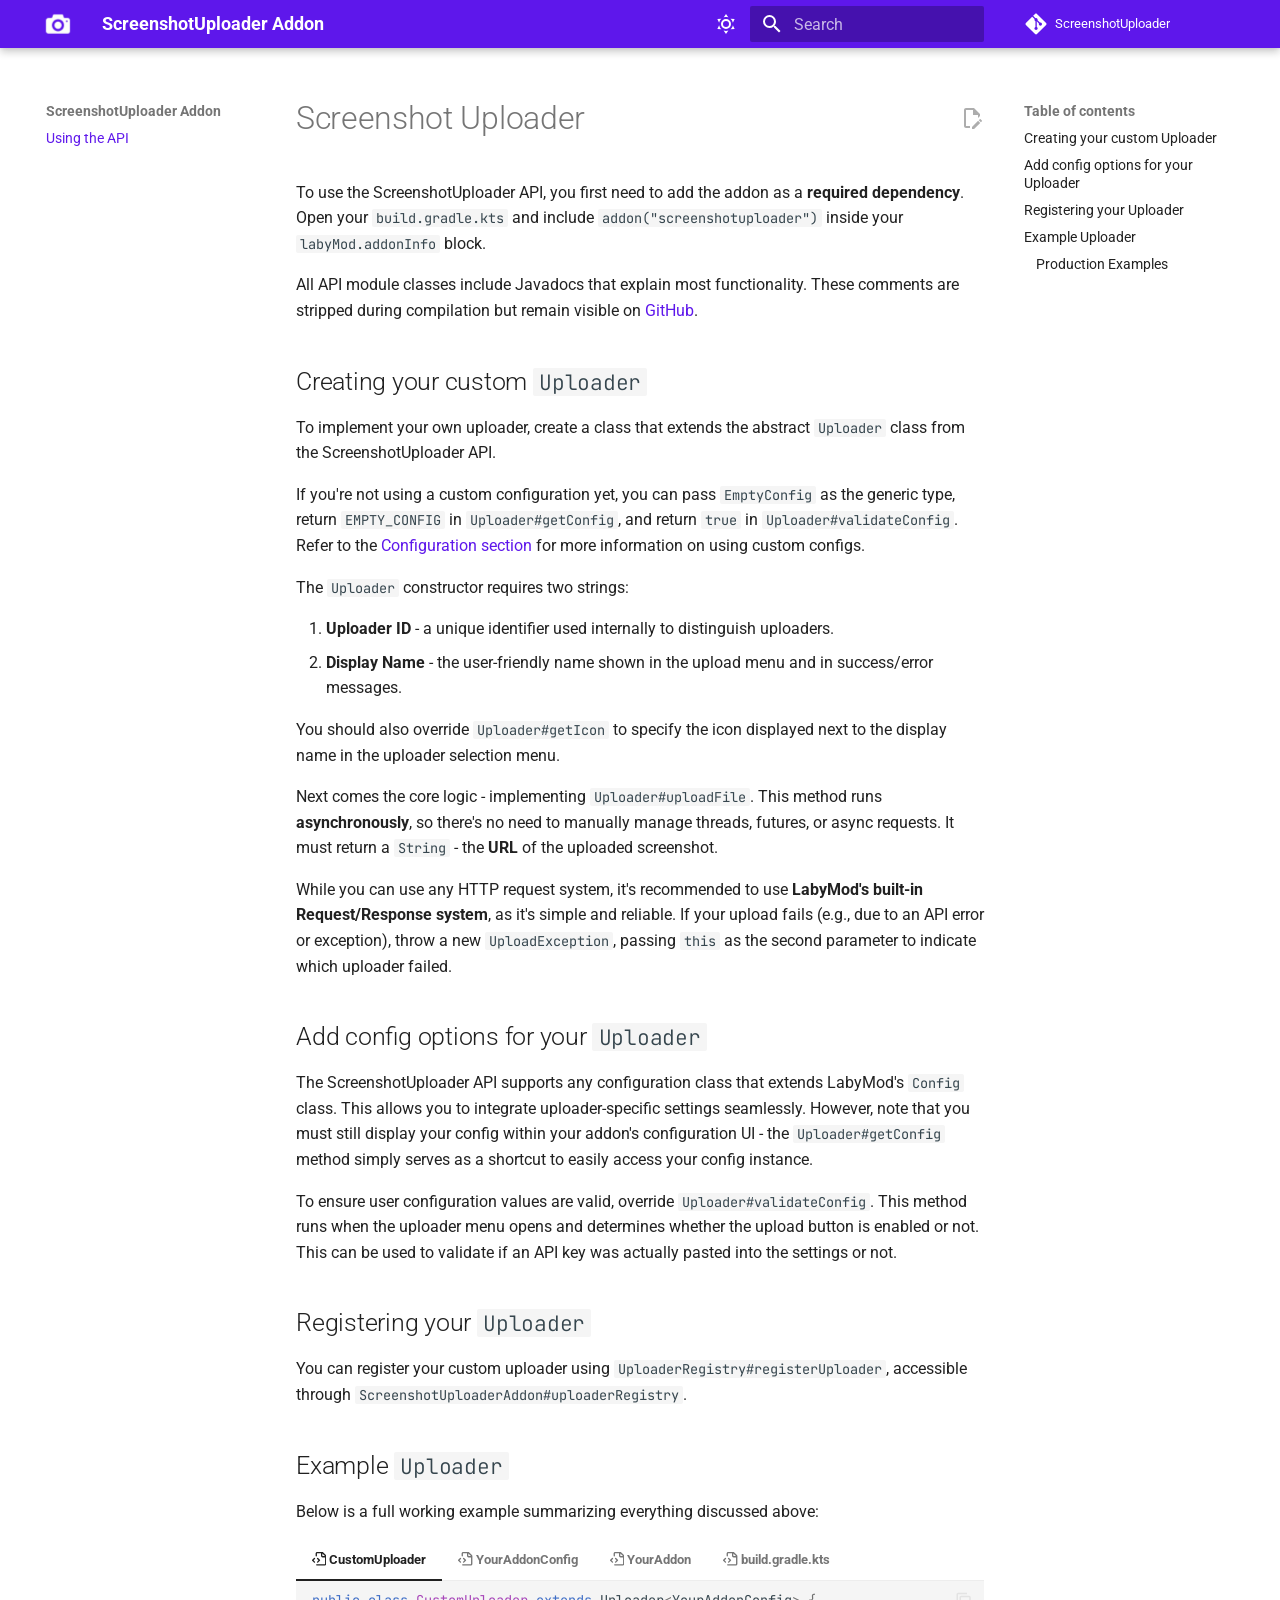
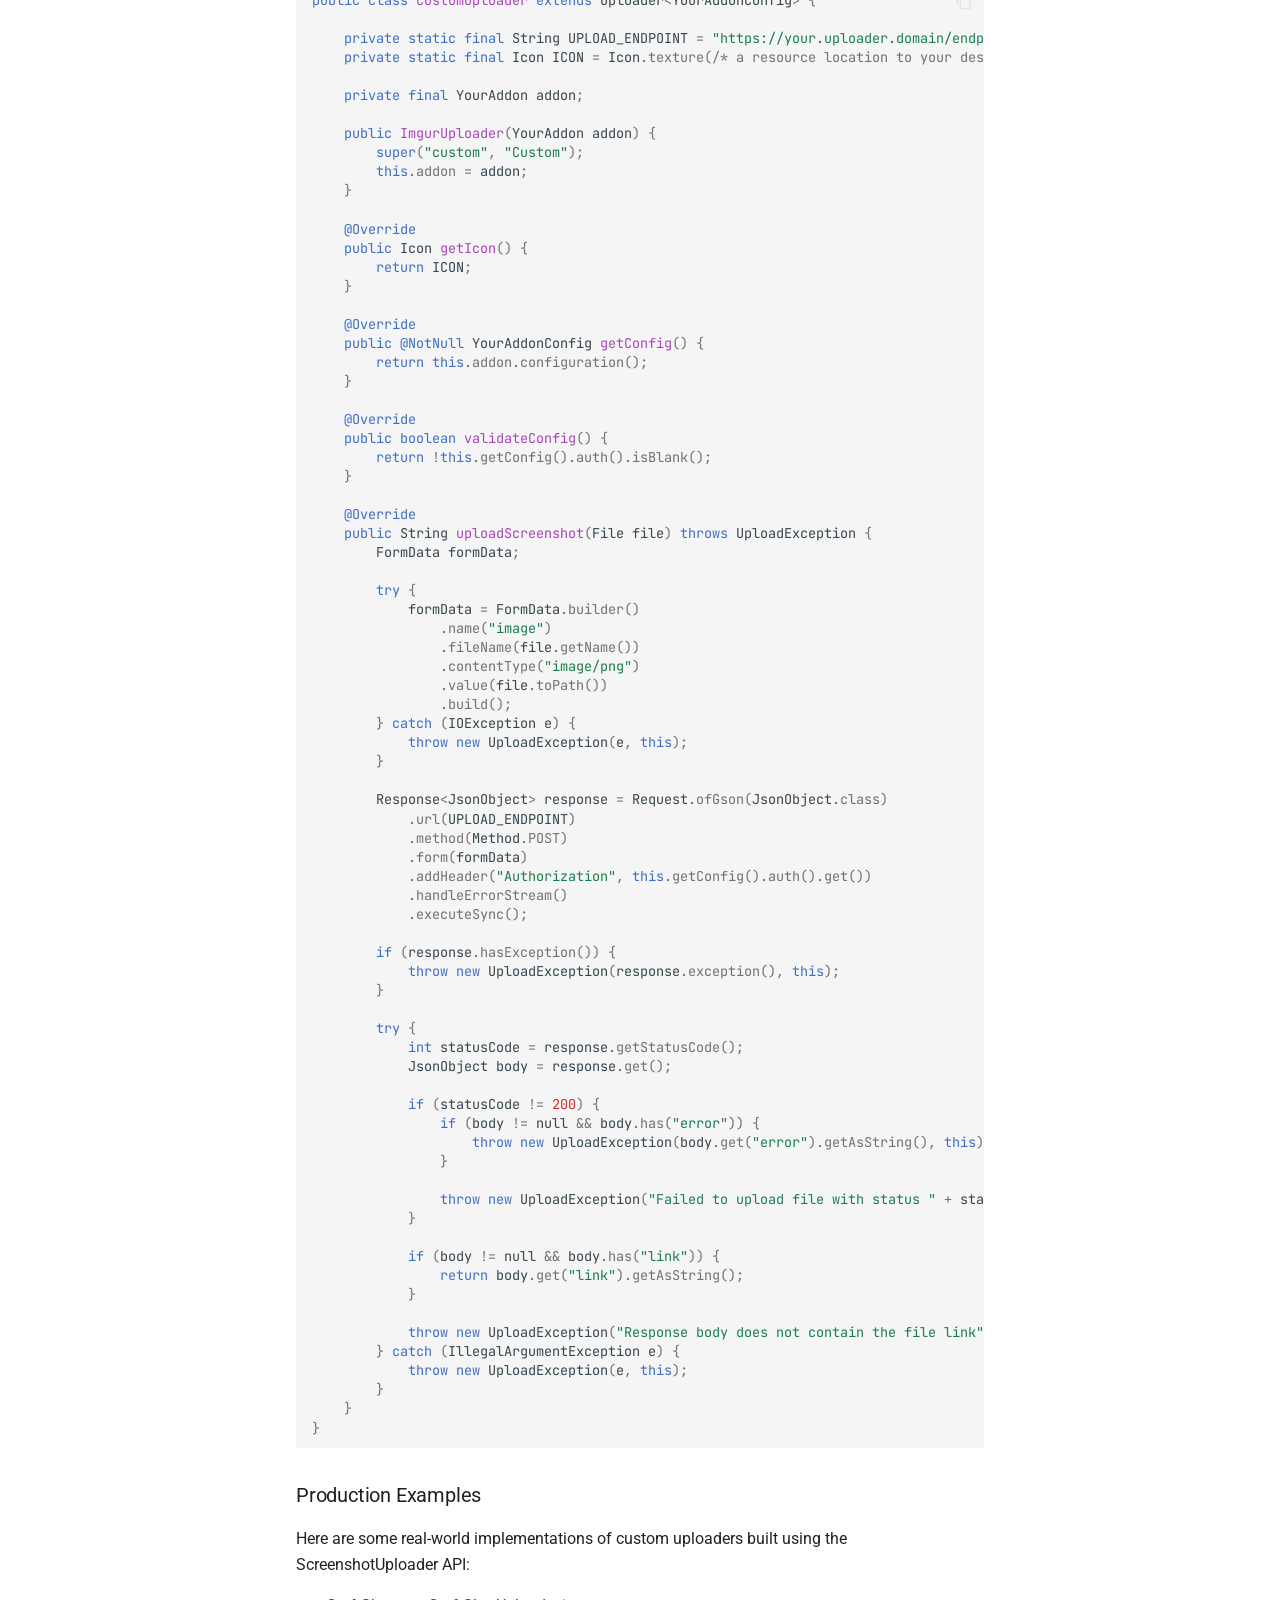
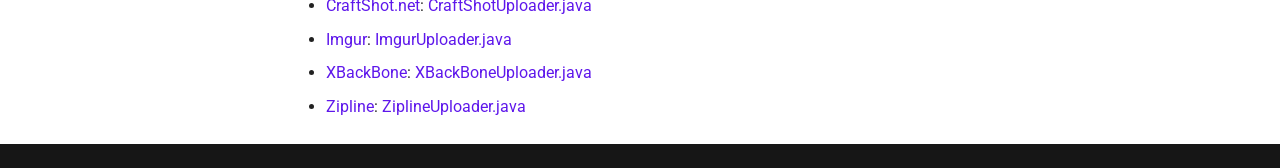
<file: index.html>
<!doctype html>
<html lang="en" class="no-js">
  <head>
    
      <meta charset="utf-8">
      <meta name="viewport" content="width=device-width,initial-scale=1">
      
      
      
      
      
      
      <link rel="icon" href="assets/theme/images/icon.png">
      <meta name="generator" content="mkdocs-1.6.1, mkdocs-material-9.6.21">
    
    
      
        <title>ScreenshotUploader Addon</title>
      
    
    
      <link rel="stylesheet" href="assets/stylesheets/main.2a3383ac.min.css">
      
        
        <link rel="stylesheet" href="assets/stylesheets/palette.06af60db.min.css">
      
      


    
    
      
    
    
      
        
        
        <link rel="preconnect" href="https://fonts.gstatic.com" crossorigin>
        <link rel="stylesheet" href="https://fonts.googleapis.com/css?family=Roboto:300,300i,400,400i,700,700i%7CJetBrains+Mono:400,400i,700,700i&display=fallback">
        <style>:root{--md-text-font:"Roboto";--md-code-font:"JetBrains Mono"}</style>
      
    
    
      <link rel="stylesheet" href="assets/stylesheets/extra.css">
    
    <script>__md_scope=new URL(".",location),__md_hash=e=>[...e].reduce(((e,_)=>(e<<5)-e+_.charCodeAt(0)),0),__md_get=(e,_=localStorage,t=__md_scope)=>JSON.parse(_.getItem(t.pathname+"."+e)),__md_set=(e,_,t=localStorage,a=__md_scope)=>{try{t.setItem(a.pathname+"."+e,JSON.stringify(_))}catch(e){}}</script>
    
      

    
    
    
  </head>
  
  
    
    
      
    
    
    
    
    <body dir="ltr" data-md-color-scheme="slate" data-md-color-primary="custom" data-md-color-accent="indigo">
  
    
    <input class="md-toggle" data-md-toggle="drawer" type="checkbox" id="__drawer" autocomplete="off">
    <input class="md-toggle" data-md-toggle="search" type="checkbox" id="__search" autocomplete="off">
    <label class="md-overlay" for="__drawer"></label>
    <div data-md-component="skip">
      
        
        <a href="#screenshot-uploader" class="md-skip">
          Skip to content
        </a>
      
    </div>
    <div data-md-component="announce">
      
    </div>
    
    
      

  

<header class="md-header md-header--shadow" data-md-component="header">
  <nav class="md-header__inner md-grid" aria-label="Header">
    <a href="." title="ScreenshotUploader Addon" class="md-header__button md-logo" aria-label="ScreenshotUploader Addon" data-md-component="logo">
      
  <img src="assets/theme/images/icon.png" alt="logo">

    </a>
    <label class="md-header__button md-icon" for="__drawer">
      
      <svg xmlns="http://www.w3.org/2000/svg" viewBox="0 0 24 24"><path d="M3 6h18v2H3zm0 5h18v2H3zm0 5h18v2H3z"/></svg>
    </label>
    <div class="md-header__title" data-md-component="header-title">
      <div class="md-header__ellipsis">
        <div class="md-header__topic">
          <span class="md-ellipsis">
            ScreenshotUploader Addon
          </span>
        </div>
        <div class="md-header__topic" data-md-component="header-topic">
          <span class="md-ellipsis">
            
              Using the API
            
          </span>
        </div>
      </div>
    </div>
    
      
        <form class="md-header__option" data-md-component="palette">
  
    
    
    
    <input class="md-option" data-md-color-media="(prefers-color-scheme: dark)" data-md-color-scheme="slate" data-md-color-primary="custom" data-md-color-accent="indigo"  aria-label="Switch to light mode"  type="radio" name="__palette" id="__palette_0">
    
      <label class="md-header__button md-icon" title="Switch to light mode" for="__palette_1" hidden>
        <svg xmlns="http://www.w3.org/2000/svg" viewBox="0 0 24 24"><path d="m17.75 4.09-2.53 1.94.91 3.06-2.63-1.81-2.63 1.81.91-3.06-2.53-1.94L12.44 4l1.06-3 1.06 3zm3.5 6.91-1.64 1.25.59 1.98-1.7-1.17-1.7 1.17.59-1.98L15.75 11l2.06-.05L18.5 9l.69 1.95zm-2.28 4.95c.83-.08 1.72 1.1 1.19 1.85-.32.45-.66.87-1.08 1.27C15.17 23 8.84 23 4.94 19.07c-3.91-3.9-3.91-10.24 0-14.14.4-.4.82-.76 1.27-1.08.75-.53 1.93.36 1.85 1.19-.27 2.86.69 5.83 2.89 8.02a9.96 9.96 0 0 0 8.02 2.89m-1.64 2.02a12.08 12.08 0 0 1-7.8-3.47c-2.17-2.19-3.33-5-3.49-7.82-2.81 3.14-2.7 7.96.31 10.98 3.02 3.01 7.84 3.12 10.98.31"/></svg>
      </label>
    
  
    
    
    
    <input class="md-option" data-md-color-media="(prefers-color-scheme: light)" data-md-color-scheme="default" data-md-color-primary="custom" data-md-color-accent="indigo"  aria-label="Switch to dark mode"  type="radio" name="__palette" id="__palette_1">
    
      <label class="md-header__button md-icon" title="Switch to dark mode" for="__palette_0" hidden>
        <svg xmlns="http://www.w3.org/2000/svg" viewBox="0 0 24 24"><path d="M12 7a5 5 0 0 1 5 5 5 5 0 0 1-5 5 5 5 0 0 1-5-5 5 5 0 0 1 5-5m0 2a3 3 0 0 0-3 3 3 3 0 0 0 3 3 3 3 0 0 0 3-3 3 3 0 0 0-3-3m0-7 2.39 3.42C13.65 5.15 12.84 5 12 5s-1.65.15-2.39.42zM3.34 7l4.16-.35A7.2 7.2 0 0 0 5.94 8.5c-.44.74-.69 1.5-.83 2.29zm.02 10 1.76-3.77a7.131 7.131 0 0 0 2.38 4.14zM20.65 7l-1.77 3.79a7.02 7.02 0 0 0-2.38-4.15zm-.01 10-4.14.36c.59-.51 1.12-1.14 1.54-1.86.42-.73.69-1.5.83-2.29zM12 22l-2.41-3.44c.74.27 1.55.44 2.41.44.82 0 1.63-.17 2.37-.44z"/></svg>
      </label>
    
  
</form>
      
    
    
      <script>var palette=__md_get("__palette");if(palette&&palette.color){if("(prefers-color-scheme)"===palette.color.media){var media=matchMedia("(prefers-color-scheme: light)"),input=document.querySelector(media.matches?"[data-md-color-media='(prefers-color-scheme: light)']":"[data-md-color-media='(prefers-color-scheme: dark)']");palette.color.media=input.getAttribute("data-md-color-media"),palette.color.scheme=input.getAttribute("data-md-color-scheme"),palette.color.primary=input.getAttribute("data-md-color-primary"),palette.color.accent=input.getAttribute("data-md-color-accent")}for(var[key,value]of Object.entries(palette.color))document.body.setAttribute("data-md-color-"+key,value)}</script>
    
    
    
      
      
        <label class="md-header__button md-icon" for="__search">
          
          <svg xmlns="http://www.w3.org/2000/svg" viewBox="0 0 24 24"><path d="M9.5 3A6.5 6.5 0 0 1 16 9.5c0 1.61-.59 3.09-1.56 4.23l.27.27h.79l5 5-1.5 1.5-5-5v-.79l-.27-.27A6.52 6.52 0 0 1 9.5 16 6.5 6.5 0 0 1 3 9.5 6.5 6.5 0 0 1 9.5 3m0 2C7 5 5 7 5 9.5S7 14 9.5 14 14 12 14 9.5 12 5 9.5 5"/></svg>
        </label>
        <div class="md-search" data-md-component="search" role="dialog">
  <label class="md-search__overlay" for="__search"></label>
  <div class="md-search__inner" role="search">
    <form class="md-search__form" name="search">
      <input type="text" class="md-search__input" name="query" aria-label="Search" placeholder="Search" autocapitalize="off" autocorrect="off" autocomplete="off" spellcheck="false" data-md-component="search-query" required>
      <label class="md-search__icon md-icon" for="__search">
        
        <svg xmlns="http://www.w3.org/2000/svg" viewBox="0 0 24 24"><path d="M9.5 3A6.5 6.5 0 0 1 16 9.5c0 1.61-.59 3.09-1.56 4.23l.27.27h.79l5 5-1.5 1.5-5-5v-.79l-.27-.27A6.52 6.52 0 0 1 9.5 16 6.5 6.5 0 0 1 3 9.5 6.5 6.5 0 0 1 9.5 3m0 2C7 5 5 7 5 9.5S7 14 9.5 14 14 12 14 9.5 12 5 9.5 5"/></svg>
        
        <svg xmlns="http://www.w3.org/2000/svg" viewBox="0 0 24 24"><path d="M20 11v2H8l5.5 5.5-1.42 1.42L4.16 12l7.92-7.92L13.5 5.5 8 11z"/></svg>
      </label>
      <nav class="md-search__options" aria-label="Search">
        
          <a href="javascript:void(0)" class="md-search__icon md-icon" title="Share" aria-label="Share" data-clipboard data-clipboard-text="" data-md-component="search-share" tabindex="-1">
            
            <svg xmlns="http://www.w3.org/2000/svg" viewBox="0 0 24 24"><path d="M18 16.08c-.76 0-1.44.3-1.96.77L8.91 12.7c.05-.23.09-.46.09-.7s-.04-.47-.09-.7l7.05-4.11c.54.5 1.25.81 2.04.81a3 3 0 0 0 3-3 3 3 0 0 0-3-3 3 3 0 0 0-3 3c0 .24.04.47.09.7L8.04 9.81C7.5 9.31 6.79 9 6 9a3 3 0 0 0-3 3 3 3 0 0 0 3 3c.79 0 1.5-.31 2.04-.81l7.12 4.15c-.05.21-.08.43-.08.66 0 1.61 1.31 2.91 2.92 2.91s2.92-1.3 2.92-2.91A2.92 2.92 0 0 0 18 16.08"/></svg>
          </a>
        
        <button type="reset" class="md-search__icon md-icon" title="Clear" aria-label="Clear" tabindex="-1">
          
          <svg xmlns="http://www.w3.org/2000/svg" viewBox="0 0 24 24"><path d="M19 6.41 17.59 5 12 10.59 6.41 5 5 6.41 10.59 12 5 17.59 6.41 19 12 13.41 17.59 19 19 17.59 13.41 12z"/></svg>
        </button>
      </nav>
      
    </form>
    <div class="md-search__output">
      <div class="md-search__scrollwrap" tabindex="0" data-md-scrollfix>
        <div class="md-search-result" data-md-component="search-result">
          <div class="md-search-result__meta">
            Initializing search
          </div>
          <ol class="md-search-result__list" role="presentation"></ol>
        </div>
      </div>
    </div>
  </div>
</div>
      
    
    
      <div class="md-header__source">
        <a href="https://github.com/RappyLabyAddons/ScreenshotUploader" title="Go to repository" class="md-source" data-md-component="source">
  <div class="md-source__icon md-icon">
    
    <svg xmlns="http://www.w3.org/2000/svg" viewBox="0 0 448 512"><!--! Font Awesome Free 7.0.1 by @fontawesome - https://fontawesome.com License - https://fontawesome.com/license/free (Icons: CC BY 4.0, Fonts: SIL OFL 1.1, Code: MIT License) Copyright 2025 Fonticons, Inc.--><path d="M439.6 236.1 244 40.5c-5.4-5.5-12.8-8.5-20.4-8.5s-15 3-20.4 8.4L162.5 81l51.5 51.5c27.1-9.1 52.7 16.8 43.4 43.7l49.7 49.7c34.2-11.8 61.2 31 35.5 56.7-26.5 26.5-70.2-2.9-56-37.3L240.3 199v121.9c25.3 12.5 22.3 41.8 9.1 55-6.4 6.4-15.2 10.1-24.3 10.1s-17.8-3.6-24.3-10.1c-17.6-17.6-11.1-46.9 11.2-56v-123c-20.8-8.5-24.6-30.7-18.6-45L142.6 101 8.5 235.1C3 240.6 0 247.9 0 255.5s3 15 8.5 20.4l195.6 195.7c5.4 5.4 12.7 8.4 20.4 8.4s15-3 20.4-8.4l194.7-194.7c5.4-5.4 8.4-12.8 8.4-20.4s-3-15-8.4-20.4"/></svg>
  </div>
  <div class="md-source__repository">
    ScreenshotUploader
  </div>
</a>
      </div>
    
  </nav>
  
</header>
    
    <div class="md-container" data-md-component="container">
      
      
        
          
        
      
      <main class="md-main" data-md-component="main">
        <div class="md-main__inner md-grid">
          
            
              
              <div class="md-sidebar md-sidebar--primary" data-md-component="sidebar" data-md-type="navigation" >
                <div class="md-sidebar__scrollwrap">
                  <div class="md-sidebar__inner">
                    



<nav class="md-nav md-nav--primary" aria-label="Navigation" data-md-level="0">
  <label class="md-nav__title" for="__drawer">
    <a href="." title="ScreenshotUploader Addon" class="md-nav__button md-logo" aria-label="ScreenshotUploader Addon" data-md-component="logo">
      
  <img src="assets/theme/images/icon.png" alt="logo">

    </a>
    ScreenshotUploader Addon
  </label>
  
    <div class="md-nav__source">
      <a href="https://github.com/RappyLabyAddons/ScreenshotUploader" title="Go to repository" class="md-source" data-md-component="source">
  <div class="md-source__icon md-icon">
    
    <svg xmlns="http://www.w3.org/2000/svg" viewBox="0 0 448 512"><!--! Font Awesome Free 7.0.1 by @fontawesome - https://fontawesome.com License - https://fontawesome.com/license/free (Icons: CC BY 4.0, Fonts: SIL OFL 1.1, Code: MIT License) Copyright 2025 Fonticons, Inc.--><path d="M439.6 236.1 244 40.5c-5.4-5.5-12.8-8.5-20.4-8.5s-15 3-20.4 8.4L162.5 81l51.5 51.5c27.1-9.1 52.7 16.8 43.4 43.7l49.7 49.7c34.2-11.8 61.2 31 35.5 56.7-26.5 26.5-70.2-2.9-56-37.3L240.3 199v121.9c25.3 12.5 22.3 41.8 9.1 55-6.4 6.4-15.2 10.1-24.3 10.1s-17.8-3.6-24.3-10.1c-17.6-17.6-11.1-46.9 11.2-56v-123c-20.8-8.5-24.6-30.7-18.6-45L142.6 101 8.5 235.1C3 240.6 0 247.9 0 255.5s3 15 8.5 20.4l195.6 195.7c5.4 5.4 12.7 8.4 20.4 8.4s15-3 20.4-8.4l194.7-194.7c5.4-5.4 8.4-12.8 8.4-20.4s-3-15-8.4-20.4"/></svg>
  </div>
  <div class="md-source__repository">
    ScreenshotUploader
  </div>
</a>
    </div>
  
  <ul class="md-nav__list" data-md-scrollfix>
    
      
      
  
  
    
  
  
  
    <li class="md-nav__item md-nav__item--active">
      
      <input class="md-nav__toggle md-toggle" type="checkbox" id="__toc">
      
      
        
      
      
        <label class="md-nav__link md-nav__link--active" for="__toc">
          
  
  
  <span class="md-ellipsis">
    Using the API
    
  </span>
  

          <span class="md-nav__icon md-icon"></span>
        </label>
      
      <a href="." class="md-nav__link md-nav__link--active">
        
  
  
  <span class="md-ellipsis">
    Using the API
    
  </span>
  

      </a>
      
        

<nav class="md-nav md-nav--secondary" aria-label="Table of contents">
  
  
  
    
  
  
    <label class="md-nav__title" for="__toc">
      <span class="md-nav__icon md-icon"></span>
      Table of contents
    </label>
    <ul class="md-nav__list" data-md-component="toc" data-md-scrollfix>
      
        <li class="md-nav__item">
  <a href="#creating-your-custom-uploader" class="md-nav__link">
    <span class="md-ellipsis">
      Creating your custom Uploader
    </span>
  </a>
  
</li>
      
        <li class="md-nav__item">
  <a href="#add-config-options-for-your-uploader" class="md-nav__link">
    <span class="md-ellipsis">
      Add config options for your Uploader
    </span>
  </a>
  
</li>
      
        <li class="md-nav__item">
  <a href="#registering-your-uploader" class="md-nav__link">
    <span class="md-ellipsis">
      Registering your Uploader
    </span>
  </a>
  
</li>
      
        <li class="md-nav__item">
  <a href="#example-uploader" class="md-nav__link">
    <span class="md-ellipsis">
      Example Uploader
    </span>
  </a>
  
    <nav class="md-nav" aria-label="Example Uploader">
      <ul class="md-nav__list">
        
          <li class="md-nav__item">
  <a href="#production-examples" class="md-nav__link">
    <span class="md-ellipsis">
      Production Examples
    </span>
  </a>
  
</li>
        
      </ul>
    </nav>
  
</li>
      
    </ul>
  
</nav>
      
    </li>
  

    
  </ul>
</nav>
                  </div>
                </div>
              </div>
            
            
              
              <div class="md-sidebar md-sidebar--secondary" data-md-component="sidebar" data-md-type="toc" >
                <div class="md-sidebar__scrollwrap">
                  <div class="md-sidebar__inner">
                    

<nav class="md-nav md-nav--secondary" aria-label="Table of contents">
  
  
  
    
  
  
    <label class="md-nav__title" for="__toc">
      <span class="md-nav__icon md-icon"></span>
      Table of contents
    </label>
    <ul class="md-nav__list" data-md-component="toc" data-md-scrollfix>
      
        <li class="md-nav__item">
  <a href="#creating-your-custom-uploader" class="md-nav__link">
    <span class="md-ellipsis">
      Creating your custom Uploader
    </span>
  </a>
  
</li>
      
        <li class="md-nav__item">
  <a href="#add-config-options-for-your-uploader" class="md-nav__link">
    <span class="md-ellipsis">
      Add config options for your Uploader
    </span>
  </a>
  
</li>
      
        <li class="md-nav__item">
  <a href="#registering-your-uploader" class="md-nav__link">
    <span class="md-ellipsis">
      Registering your Uploader
    </span>
  </a>
  
</li>
      
        <li class="md-nav__item">
  <a href="#example-uploader" class="md-nav__link">
    <span class="md-ellipsis">
      Example Uploader
    </span>
  </a>
  
    <nav class="md-nav" aria-label="Example Uploader">
      <ul class="md-nav__list">
        
          <li class="md-nav__item">
  <a href="#production-examples" class="md-nav__link">
    <span class="md-ellipsis">
      Production Examples
    </span>
  </a>
  
</li>
        
      </ul>
    </nav>
  
</li>
      
    </ul>
  
</nav>
                  </div>
                </div>
              </div>
            
          
          
            <div class="md-content" data-md-component="content">
              <article class="md-content__inner md-typeset">
                
                  


  
    <a href="https://github.com/RappyLabyAddons/ScreenshotUploader/blob/master/docs/index.md" title="Edit this page" class="md-content__button md-icon" rel="edit">
      
      <svg xmlns="http://www.w3.org/2000/svg" viewBox="0 0 24 24"><path d="M10 20H6V4h7v5h5v3.1l2-2V8l-6-6H6c-1.1 0-2 .9-2 2v16c0 1.1.9 2 2 2h4zm10.2-7c.1 0 .3.1.4.2l1.3 1.3c.2.2.2.6 0 .8l-1 1-2.1-2.1 1-1c.1-.1.2-.2.4-.2m0 3.9L14.1 23H12v-2.1l6.1-6.1z"/></svg>
    </a>
  
  


<h1 id="screenshot-uploader">Screenshot Uploader<a class="headerlink" href="#screenshot-uploader" title="Permanent link">&para;</a></h1>
<p>To use the ScreenshotUploader API, you first need to add the addon as a <strong>required dependency</strong>.
Open your <code>build.gradle.kts</code> and include <code>addon("screenshotuploader")</code> inside your <code>labyMod.addonInfo</code> block.</p>
<p>All API module classes include Javadocs that explain most functionality. These comments are stripped during compilation but remain visible on <a href="https://github.com/RappyLabyAddons/ScreenshotUploader/tree/master/api/src/main/java/com/rappytv/screenshotuploader/api" target="_blank">GitHub</a>.</p>
<h2 id="creating-your-custom-uploader">Creating your custom <code>Uploader</code><a class="headerlink" href="#creating-your-custom-uploader" title="Permanent link">&para;</a></h2>
<p>To implement your own uploader, create a class that extends the abstract <code>Uploader</code> class from the ScreenshotUploader API.</p>
<p>If you're not using a custom configuration yet, you can pass <code>EmptyConfig</code> as the generic type, return <code>EMPTY_CONFIG</code> in <code>Uploader#getConfig</code>, and return <code>true</code> in <code>Uploader#validateConfig</code>.
Refer to the <a href="#add-config-options-for-your-custom-uploader">Configuration section</a> for more information on using custom configs.</p>
<p>The <code>Uploader</code> constructor requires two strings:</p>
<ol>
<li><strong>Uploader ID</strong> - a unique identifier used internally to distinguish uploaders.</li>
<li><strong>Display Name</strong> - the user-friendly name shown in the upload menu and in success/error messages.</li>
</ol>
<p>You should also override <code>Uploader#getIcon</code> to specify the icon displayed next to the display name in the uploader selection menu.</p>
<p>Next comes the core logic - implementing <code>Uploader#uploadFile</code>.
This method runs <strong>asynchronously</strong>, so there's no need to manually manage threads, futures, or async requests. It must return a <code>String</code> - the <strong>URL</strong> of the uploaded screenshot.</p>
<p>While you can use any HTTP request system, it's recommended to use <strong>LabyMod's built-in Request/Response system</strong>, as it's simple and reliable.
If your upload fails (e.g., due to an API error or exception), throw a new <code>UploadException</code>, passing <code>this</code> as the second parameter to indicate which uploader failed.</p>
<h2 id="add-config-options-for-your-uploader">Add config options for your <code>Uploader</code><a class="headerlink" href="#add-config-options-for-your-uploader" title="Permanent link">&para;</a></h2>
<p>The ScreenshotUploader API supports any configuration class that extends LabyMod's <code>Config</code> class.
This allows you to integrate uploader-specific settings seamlessly. However, note that you must still display your config within your addon's configuration UI - the <code>Uploader#getConfig</code> method simply serves as a shortcut to easily access your config instance.</p>
<p>To ensure user configuration values are valid, override <code>Uploader#validateConfig</code>.
This method runs when the uploader menu opens and determines whether the upload button is enabled or not.
This can be used to validate if an API key was actually pasted into the settings or not.</p>
<h2 id="registering-your-uploader">Registering your <code>Uploader</code><a class="headerlink" href="#registering-your-uploader" title="Permanent link">&para;</a></h2>
<p>You can register your custom uploader using <code>UploaderRegistry#registerUploader</code>, accessible through <code>ScreenshotUploaderAddon#uploaderRegistry</code>.</p>
<h2 id="example-uploader">Example <code>Uploader</code><a class="headerlink" href="#example-uploader" title="Permanent link">&para;</a></h2>
<p>Below is a full working example summarizing everything discussed above:</p>
<div class="tabbed-set tabbed-alternate" data-tabs="1:4"><input checked="checked" id="__tabbed_1_1" name="__tabbed_1" type="radio" /><input id="__tabbed_1_2" name="__tabbed_1" type="radio" /><input id="__tabbed_1_3" name="__tabbed_1" type="radio" /><input id="__tabbed_1_4" name="__tabbed_1" type="radio" /><div class="tabbed-labels"><label for="__tabbed_1_1"><span class="twemoji"><svg xmlns="http://www.w3.org/2000/svg" viewBox="0 0 16 16"><path d="M4 1.75C4 .784 4.784 0 5.75 0h5.586c.464 0 .909.184 1.237.513l2.914 2.914c.329.328.513.773.513 1.237v8.586A1.75 1.75 0 0 1 14.25 15h-9a.75.75 0 0 1 0-1.5h9a.25.25 0 0 0 .25-.25V6h-2.75A1.75 1.75 0 0 1 10 4.25V1.5H5.75a.25.25 0 0 0-.25.25v2.5a.75.75 0 0 1-1.5 0Zm1.72 4.97a.75.75 0 0 1 1.06 0l2 2a.75.75 0 0 1 0 1.06l-2 2a.749.749 0 0 1-1.275-.326.75.75 0 0 1 .215-.734l1.47-1.47-1.47-1.47a.75.75 0 0 1 0-1.06M3.28 7.78 1.81 9.25l1.47 1.47a.75.75 0 0 1-.018 1.042.75.75 0 0 1-1.042.018l-2-2a.75.75 0 0 1 0-1.06l2-2a.75.75 0 0 1 1.042.018.75.75 0 0 1 .018 1.042m8.22-6.218V4.25c0 .138.112.25.25.25h2.688l-.011-.013-2.914-2.914z"/></svg></span> CustomUploader</label><label for="__tabbed_1_2"><span class="twemoji"><svg xmlns="http://www.w3.org/2000/svg" viewBox="0 0 16 16"><path d="M4 1.75C4 .784 4.784 0 5.75 0h5.586c.464 0 .909.184 1.237.513l2.914 2.914c.329.328.513.773.513 1.237v8.586A1.75 1.75 0 0 1 14.25 15h-9a.75.75 0 0 1 0-1.5h9a.25.25 0 0 0 .25-.25V6h-2.75A1.75 1.75 0 0 1 10 4.25V1.5H5.75a.25.25 0 0 0-.25.25v2.5a.75.75 0 0 1-1.5 0Zm1.72 4.97a.75.75 0 0 1 1.06 0l2 2a.75.75 0 0 1 0 1.06l-2 2a.749.749 0 0 1-1.275-.326.75.75 0 0 1 .215-.734l1.47-1.47-1.47-1.47a.75.75 0 0 1 0-1.06M3.28 7.78 1.81 9.25l1.47 1.47a.75.75 0 0 1-.018 1.042.75.75 0 0 1-1.042.018l-2-2a.75.75 0 0 1 0-1.06l2-2a.75.75 0 0 1 1.042.018.75.75 0 0 1 .018 1.042m8.22-6.218V4.25c0 .138.112.25.25.25h2.688l-.011-.013-2.914-2.914z"/></svg></span> YourAddonConfig</label><label for="__tabbed_1_3"><span class="twemoji"><svg xmlns="http://www.w3.org/2000/svg" viewBox="0 0 16 16"><path d="M4 1.75C4 .784 4.784 0 5.75 0h5.586c.464 0 .909.184 1.237.513l2.914 2.914c.329.328.513.773.513 1.237v8.586A1.75 1.75 0 0 1 14.25 15h-9a.75.75 0 0 1 0-1.5h9a.25.25 0 0 0 .25-.25V6h-2.75A1.75 1.75 0 0 1 10 4.25V1.5H5.75a.25.25 0 0 0-.25.25v2.5a.75.75 0 0 1-1.5 0Zm1.72 4.97a.75.75 0 0 1 1.06 0l2 2a.75.75 0 0 1 0 1.06l-2 2a.749.749 0 0 1-1.275-.326.75.75 0 0 1 .215-.734l1.47-1.47-1.47-1.47a.75.75 0 0 1 0-1.06M3.28 7.78 1.81 9.25l1.47 1.47a.75.75 0 0 1-.018 1.042.75.75 0 0 1-1.042.018l-2-2a.75.75 0 0 1 0-1.06l2-2a.75.75 0 0 1 1.042.018.75.75 0 0 1 .018 1.042m8.22-6.218V4.25c0 .138.112.25.25.25h2.688l-.011-.013-2.914-2.914z"/></svg></span> YourAddon</label><label for="__tabbed_1_4"><span class="twemoji"><svg xmlns="http://www.w3.org/2000/svg" viewBox="0 0 16 16"><path d="M4 1.75C4 .784 4.784 0 5.75 0h5.586c.464 0 .909.184 1.237.513l2.914 2.914c.329.328.513.773.513 1.237v8.586A1.75 1.75 0 0 1 14.25 15h-9a.75.75 0 0 1 0-1.5h9a.25.25 0 0 0 .25-.25V6h-2.75A1.75 1.75 0 0 1 10 4.25V1.5H5.75a.25.25 0 0 0-.25.25v2.5a.75.75 0 0 1-1.5 0Zm1.72 4.97a.75.75 0 0 1 1.06 0l2 2a.75.75 0 0 1 0 1.06l-2 2a.749.749 0 0 1-1.275-.326.75.75 0 0 1 .215-.734l1.47-1.47-1.47-1.47a.75.75 0 0 1 0-1.06M3.28 7.78 1.81 9.25l1.47 1.47a.75.75 0 0 1-.018 1.042.75.75 0 0 1-1.042.018l-2-2a.75.75 0 0 1 0-1.06l2-2a.75.75 0 0 1 1.042.018.75.75 0 0 1 .018 1.042m8.22-6.218V4.25c0 .138.112.25.25.25h2.688l-.011-.013-2.914-2.914z"/></svg></span> build.gradle.kts</label></div>
<div class="tabbed-content">
<div class="tabbed-block">
<div class="highlight"><pre><span></span><code><span class="kd">public</span><span class="w"> </span><span class="kd">class</span> <span class="nc">CustomUploader</span><span class="w"> </span><span class="kd">extends</span><span class="w"> </span><span class="n">Uploader</span><span class="o">&lt;</span><span class="n">YourAddonConfig</span><span class="o">&gt;</span><span class="w"> </span><span class="p">{</span>

<span class="w">    </span><span class="kd">private</span><span class="w"> </span><span class="kd">static</span><span class="w"> </span><span class="kd">final</span><span class="w"> </span><span class="n">String</span><span class="w"> </span><span class="n">UPLOAD_ENDPOINT</span><span class="w"> </span><span class="o">=</span><span class="w"> </span><span class="s">&quot;https://your.uploader.domain/endpoint&quot;</span><span class="p">;</span>
<span class="w">    </span><span class="kd">private</span><span class="w"> </span><span class="kd">static</span><span class="w"> </span><span class="kd">final</span><span class="w"> </span><span class="n">Icon</span><span class="w"> </span><span class="n">ICON</span><span class="w"> </span><span class="o">=</span><span class="w"> </span><span class="n">Icon</span><span class="p">.</span><span class="na">texture</span><span class="p">(</span><span class="cm">/* a resource location to your desired icon */</span><span class="p">);</span>

<span class="w">    </span><span class="kd">private</span><span class="w"> </span><span class="kd">final</span><span class="w"> </span><span class="n">YourAddon</span><span class="w"> </span><span class="n">addon</span><span class="p">;</span>

<span class="w">    </span><span class="kd">public</span><span class="w"> </span><span class="nf">ImgurUploader</span><span class="p">(</span><span class="n">YourAddon</span><span class="w"> </span><span class="n">addon</span><span class="p">)</span><span class="w"> </span><span class="p">{</span>
<span class="w">        </span><span class="kd">super</span><span class="p">(</span><span class="s">&quot;custom&quot;</span><span class="p">,</span><span class="w"> </span><span class="s">&quot;Custom&quot;</span><span class="p">);</span>
<span class="w">        </span><span class="k">this</span><span class="p">.</span><span class="na">addon</span><span class="w"> </span><span class="o">=</span><span class="w"> </span><span class="n">addon</span><span class="p">;</span>
<span class="w">    </span><span class="p">}</span>

<span class="w">    </span><span class="nd">@Override</span>
<span class="w">    </span><span class="kd">public</span><span class="w"> </span><span class="n">Icon</span><span class="w"> </span><span class="nf">getIcon</span><span class="p">()</span><span class="w"> </span><span class="p">{</span>
<span class="w">        </span><span class="k">return</span><span class="w"> </span><span class="n">ICON</span><span class="p">;</span>
<span class="w">    </span><span class="p">}</span>

<span class="w">    </span><span class="nd">@Override</span>
<span class="w">    </span><span class="kd">public</span><span class="w"> </span><span class="nd">@NotNull</span><span class="w"> </span><span class="n">YourAddonConfig</span><span class="w"> </span><span class="nf">getConfig</span><span class="p">()</span><span class="w"> </span><span class="p">{</span>
<span class="w">        </span><span class="k">return</span><span class="w"> </span><span class="k">this</span><span class="p">.</span><span class="na">addon</span><span class="p">.</span><span class="na">configuration</span><span class="p">();</span>
<span class="w">    </span><span class="p">}</span>

<span class="w">    </span><span class="nd">@Override</span>
<span class="w">    </span><span class="kd">public</span><span class="w"> </span><span class="kt">boolean</span><span class="w"> </span><span class="nf">validateConfig</span><span class="p">()</span><span class="w"> </span><span class="p">{</span>
<span class="w">        </span><span class="k">return</span><span class="w"> </span><span class="o">!</span><span class="k">this</span><span class="p">.</span><span class="na">getConfig</span><span class="p">().</span><span class="na">auth</span><span class="p">().</span><span class="na">isBlank</span><span class="p">();</span>
<span class="w">    </span><span class="p">}</span>

<span class="w">    </span><span class="nd">@Override</span>
<span class="w">    </span><span class="kd">public</span><span class="w"> </span><span class="n">String</span><span class="w"> </span><span class="nf">uploadScreenshot</span><span class="p">(</span><span class="n">File</span><span class="w"> </span><span class="n">file</span><span class="p">)</span><span class="w"> </span><span class="kd">throws</span><span class="w"> </span><span class="n">UploadException</span><span class="w"> </span><span class="p">{</span>
<span class="w">        </span><span class="n">FormData</span><span class="w"> </span><span class="n">formData</span><span class="p">;</span>

<span class="w">        </span><span class="k">try</span><span class="w"> </span><span class="p">{</span>
<span class="w">            </span><span class="n">formData</span><span class="w"> </span><span class="o">=</span><span class="w"> </span><span class="n">FormData</span><span class="p">.</span><span class="na">builder</span><span class="p">()</span>
<span class="w">                </span><span class="p">.</span><span class="na">name</span><span class="p">(</span><span class="s">&quot;image&quot;</span><span class="p">)</span>
<span class="w">                </span><span class="p">.</span><span class="na">fileName</span><span class="p">(</span><span class="n">file</span><span class="p">.</span><span class="na">getName</span><span class="p">())</span>
<span class="w">                </span><span class="p">.</span><span class="na">contentType</span><span class="p">(</span><span class="s">&quot;image/png&quot;</span><span class="p">)</span>
<span class="w">                </span><span class="p">.</span><span class="na">value</span><span class="p">(</span><span class="n">file</span><span class="p">.</span><span class="na">toPath</span><span class="p">())</span>
<span class="w">                </span><span class="p">.</span><span class="na">build</span><span class="p">();</span>
<span class="w">        </span><span class="p">}</span><span class="w"> </span><span class="k">catch</span><span class="w"> </span><span class="p">(</span><span class="n">IOException</span><span class="w"> </span><span class="n">e</span><span class="p">)</span><span class="w"> </span><span class="p">{</span>
<span class="w">            </span><span class="k">throw</span><span class="w"> </span><span class="k">new</span><span class="w"> </span><span class="n">UploadException</span><span class="p">(</span><span class="n">e</span><span class="p">,</span><span class="w"> </span><span class="k">this</span><span class="p">);</span>
<span class="w">        </span><span class="p">}</span>

<span class="w">        </span><span class="n">Response</span><span class="o">&lt;</span><span class="n">JsonObject</span><span class="o">&gt;</span><span class="w"> </span><span class="n">response</span><span class="w"> </span><span class="o">=</span><span class="w"> </span><span class="n">Request</span><span class="p">.</span><span class="na">ofGson</span><span class="p">(</span><span class="n">JsonObject</span><span class="p">.</span><span class="na">class</span><span class="p">)</span>
<span class="w">            </span><span class="p">.</span><span class="na">url</span><span class="p">(</span><span class="n">UPLOAD_ENDPOINT</span><span class="p">)</span>
<span class="w">            </span><span class="p">.</span><span class="na">method</span><span class="p">(</span><span class="n">Method</span><span class="p">.</span><span class="na">POST</span><span class="p">)</span>
<span class="w">            </span><span class="p">.</span><span class="na">form</span><span class="p">(</span><span class="n">formData</span><span class="p">)</span>
<span class="w">            </span><span class="p">.</span><span class="na">addHeader</span><span class="p">(</span><span class="s">&quot;Authorization&quot;</span><span class="p">,</span><span class="w"> </span><span class="k">this</span><span class="p">.</span><span class="na">getConfig</span><span class="p">().</span><span class="na">auth</span><span class="p">().</span><span class="na">get</span><span class="p">())</span>
<span class="w">            </span><span class="p">.</span><span class="na">handleErrorStream</span><span class="p">()</span>
<span class="w">            </span><span class="p">.</span><span class="na">executeSync</span><span class="p">();</span>

<span class="w">        </span><span class="k">if</span><span class="w"> </span><span class="p">(</span><span class="n">response</span><span class="p">.</span><span class="na">hasException</span><span class="p">())</span><span class="w"> </span><span class="p">{</span>
<span class="w">            </span><span class="k">throw</span><span class="w"> </span><span class="k">new</span><span class="w"> </span><span class="n">UploadException</span><span class="p">(</span><span class="n">response</span><span class="p">.</span><span class="na">exception</span><span class="p">(),</span><span class="w"> </span><span class="k">this</span><span class="p">);</span>
<span class="w">        </span><span class="p">}</span>

<span class="w">        </span><span class="k">try</span><span class="w"> </span><span class="p">{</span>
<span class="w">            </span><span class="kt">int</span><span class="w"> </span><span class="n">statusCode</span><span class="w"> </span><span class="o">=</span><span class="w"> </span><span class="n">response</span><span class="p">.</span><span class="na">getStatusCode</span><span class="p">();</span>
<span class="w">            </span><span class="n">JsonObject</span><span class="w"> </span><span class="n">body</span><span class="w"> </span><span class="o">=</span><span class="w"> </span><span class="n">response</span><span class="p">.</span><span class="na">get</span><span class="p">();</span>

<span class="w">            </span><span class="k">if</span><span class="w"> </span><span class="p">(</span><span class="n">statusCode</span><span class="w"> </span><span class="o">!=</span><span class="w"> </span><span class="mi">200</span><span class="p">)</span><span class="w"> </span><span class="p">{</span>
<span class="w">                </span><span class="k">if</span><span class="w"> </span><span class="p">(</span><span class="n">body</span><span class="w"> </span><span class="o">!=</span><span class="w"> </span><span class="kc">null</span><span class="w"> </span><span class="o">&amp;&amp;</span><span class="w"> </span><span class="n">body</span><span class="p">.</span><span class="na">has</span><span class="p">(</span><span class="s">&quot;error&quot;</span><span class="p">))</span><span class="w"> </span><span class="p">{</span>
<span class="w">                    </span><span class="k">throw</span><span class="w"> </span><span class="k">new</span><span class="w"> </span><span class="n">UploadException</span><span class="p">(</span><span class="n">body</span><span class="p">.</span><span class="na">get</span><span class="p">(</span><span class="s">&quot;error&quot;</span><span class="p">).</span><span class="na">getAsString</span><span class="p">(),</span><span class="w"> </span><span class="k">this</span><span class="p">);</span>
<span class="w">                </span><span class="p">}</span>

<span class="w">                </span><span class="k">throw</span><span class="w"> </span><span class="k">new</span><span class="w"> </span><span class="n">UploadException</span><span class="p">(</span><span class="s">&quot;Failed to upload file with status &quot;</span><span class="w"> </span><span class="o">+</span><span class="w"> </span><span class="n">statusCode</span><span class="p">,</span><span class="w"> </span><span class="k">this</span><span class="p">);</span>
<span class="w">            </span><span class="p">}</span>

<span class="w">            </span><span class="k">if</span><span class="w"> </span><span class="p">(</span><span class="n">body</span><span class="w"> </span><span class="o">!=</span><span class="w"> </span><span class="kc">null</span><span class="w"> </span><span class="o">&amp;&amp;</span><span class="w"> </span><span class="n">body</span><span class="p">.</span><span class="na">has</span><span class="p">(</span><span class="s">&quot;link&quot;</span><span class="p">))</span><span class="w"> </span><span class="p">{</span>
<span class="w">                </span><span class="k">return</span><span class="w"> </span><span class="n">body</span><span class="p">.</span><span class="na">get</span><span class="p">(</span><span class="s">&quot;link&quot;</span><span class="p">).</span><span class="na">getAsString</span><span class="p">();</span>
<span class="w">            </span><span class="p">}</span>

<span class="w">            </span><span class="k">throw</span><span class="w"> </span><span class="k">new</span><span class="w"> </span><span class="n">UploadException</span><span class="p">(</span><span class="s">&quot;Response body does not contain the file link&quot;</span><span class="p">,</span><span class="w"> </span><span class="k">this</span><span class="p">);</span>
<span class="w">        </span><span class="p">}</span><span class="w"> </span><span class="k">catch</span><span class="w"> </span><span class="p">(</span><span class="n">IllegalArgumentException</span><span class="w"> </span><span class="n">e</span><span class="p">)</span><span class="w"> </span><span class="p">{</span>
<span class="w">            </span><span class="k">throw</span><span class="w"> </span><span class="k">new</span><span class="w"> </span><span class="n">UploadException</span><span class="p">(</span><span class="n">e</span><span class="p">,</span><span class="w"> </span><span class="k">this</span><span class="p">);</span>
<span class="w">        </span><span class="p">}</span>
<span class="w">    </span><span class="p">}</span>
<span class="p">}</span>
</code></pre></div>
</div>
<div class="tabbed-block">
<div class="highlight"><pre><span></span><code><span class="kd">public</span><span class="w"> </span><span class="kd">class</span> <span class="nc">YourAddonConfig</span><span class="w"> </span><span class="kd">extends</span><span class="w"> </span><span class="n">AddonConfig</span><span class="w"> </span><span class="p">{</span>

<span class="w">    </span><span class="nd">@SwitchSetting</span>
<span class="w">    </span><span class="kd">private</span><span class="w"> </span><span class="kd">final</span><span class="w"> </span><span class="n">ConfigProperty</span><span class="o">&lt;</span><span class="n">Boolean</span><span class="o">&gt;</span><span class="w"> </span><span class="n">enabled</span><span class="w"> </span><span class="o">=</span><span class="w"> </span><span class="k">new</span><span class="w"> </span><span class="n">ConfigProperty</span><span class="o">&lt;&gt;</span><span class="p">(</span><span class="kc">true</span><span class="p">);</span>

<span class="w">    </span><span class="nd">@TextFieldSetting</span>
<span class="w">    </span><span class="kd">private</span><span class="w"> </span><span class="kd">final</span><span class="w"> </span><span class="n">ConfigProperty</span><span class="o">&lt;</span><span class="n">String</span><span class="o">&gt;</span><span class="w"> </span><span class="n">auth</span><span class="w"> </span><span class="o">=</span><span class="w"> </span><span class="k">new</span><span class="w"> </span><span class="n">ConfigProperty</span><span class="o">&lt;&gt;</span><span class="p">(</span><span class="s">&quot;&quot;</span><span class="p">);</span>

<span class="w">    </span><span class="nd">@Override</span>
<span class="w">    </span><span class="kd">public</span><span class="w"> </span><span class="n">ConfigProperty</span><span class="o">&lt;</span><span class="n">Boolean</span><span class="o">&gt;</span><span class="w"> </span><span class="nf">enabled</span><span class="p">()</span><span class="w"> </span><span class="p">{</span>
<span class="w">      </span><span class="k">return</span><span class="w"> </span><span class="k">this</span><span class="p">.</span><span class="na">enabled</span><span class="p">;</span>
<span class="w">    </span><span class="p">}</span>

<span class="w">    </span><span class="kd">public</span><span class="w"> </span><span class="n">ConfigProperty</span><span class="o">&lt;</span><span class="n">String</span><span class="o">&gt;</span><span class="w"> </span><span class="nf">auth</span><span class="p">()</span><span class="w"> </span><span class="p">{</span>
<span class="w">      </span><span class="k">return</span><span class="w"> </span><span class="k">this</span><span class="p">.</span><span class="na">auth</span><span class="p">;</span>
<span class="w">    </span><span class="p">}</span>
<span class="p">}</span>
</code></pre></div>
</div>
<div class="tabbed-block">
<div class="highlight"><pre><span></span><code><span class="kd">public</span><span class="w"> </span><span class="kd">class</span> <span class="nc">YourAddon</span><span class="w"> </span><span class="kd">extends</span><span class="w"> </span><span class="n">LabyAddon</span><span class="o">&lt;</span><span class="n">YourAddonConfig</span><span class="o">&gt;</span><span class="w"> </span><span class="p">{</span>

<span class="w">    </span><span class="nd">@Override</span>
<span class="w">    </span><span class="kd">protected</span><span class="w"> </span><span class="kt">void</span><span class="w"> </span><span class="nf">enable</span><span class="p">()</span><span class="w"> </span><span class="p">{</span>
<span class="w">      </span><span class="k">this</span><span class="p">.</span><span class="na">registerSettingCategory</span><span class="p">();</span>
<span class="w">      </span><span class="n">ScreenshotUploaderAddon</span><span class="p">.</span><span class="na">uploaderRegistry</span><span class="p">().</span><span class="na">registerUploader</span><span class="p">(</span><span class="k">new</span><span class="w"> </span><span class="n">CustomUploader</span><span class="p">(</span><span class="k">this</span><span class="p">));</span>
<span class="w">    </span><span class="p">}</span>
<span class="p">}</span>
</code></pre></div>
</div>
<div class="tabbed-block">
<div class="highlight"><pre><span></span><code><span class="n">labyMod</span><span class="w"> </span><span class="p">{</span>
<span class="w">    </span><span class="n">addonInfo</span><span class="w"> </span><span class="p">{</span>
<span class="w">        </span><span class="n">addon</span><span class="p">(</span><span class="s">&quot;screenshotuploader&quot;</span><span class="p">)</span><span class="w"> </span><span class="c1">// (1)</span>
<span class="w">    </span><span class="p">}</span>
<span class="p">}</span>
</code></pre></div>
<ol>
<li>Don't remove other code from your <code>build.gradle.kts</code> file - this snippet only shows where to place the addon dependency.</li>
</ol>
</div>
</div>
</div>
<h3 id="production-examples">Production Examples<a class="headerlink" href="#production-examples" title="Permanent link">&para;</a></h3>
<p>Here are some real-world implementations of custom uploaders built using the ScreenshotUploader API:</p>
<ul>
<li><a href="https://craftshot.net" target="_blank">CraftShot.net</a>: <a href="https://github.com/RappyLabyAddons/ScreenshotUploader/blob/master/core/src/main/java/com/rappytv/screenshotuploader/core/uploader/uploaders/CraftShotUploader.java" target="_blank">CraftShotUploader.java</a></li>
<li><a href="https://imgur.com" target="_blank">Imgur</a>: <a href="https://github.com/RappyLabyAddons/ScreenshotUploader/blob/master/core/src/main/java/com/rappytv/screenshotuploader/core/uploader/uploaders/ImgurUploader.java" target="_blank">ImgurUploader.java</a></li>
<li><a href="https://xbackbone.app" target="_blank">XBackBone</a>: <a href="https://github.com/RappyLabyAddons/ScreenshotUploader/blob/master/core/src/main/java/com/rappytv/screenshotuploader/core/uploader/uploaders/XBackBoneUploader.java" target="_blank">XBackBoneUploader.java</a></li>
<li><a href="https://zipline.diced.sh" target="_blank">Zipline</a>: <a href="https://github.com/RappyLabyAddons/ScreenshotUploader/blob/master/core/src/main/java/com/rappytv/screenshotuploader/core/uploader/uploaders/ZiplineUploader.java" target="_blank">ZiplineUploader.java</a></li>
</ul>












                
              </article>
            </div>
          
          
  <script>var tabs=__md_get("__tabs");if(Array.isArray(tabs))e:for(var set of document.querySelectorAll(".tabbed-set")){var labels=set.querySelector(".tabbed-labels");for(var tab of tabs)for(var label of labels.getElementsByTagName("label"))if(label.innerText.trim()===tab){var input=document.getElementById(label.htmlFor);input.checked=!0;continue e}}</script>

<script>var target=document.getElementById(location.hash.slice(1));target&&target.name&&(target.checked=target.name.startsWith("__tabbed_"))</script>
        </div>
        
      </main>
      
        <footer class="md-footer">
  
    
  
  <div class="md-footer-meta md-typeset">
    <div class="md-footer-meta__inner md-grid">
      <div class="md-copyright">
  
  
</div>
      
    </div>
  </div>
</footer>
      
    </div>
    <div class="md-dialog" data-md-component="dialog">
      <div class="md-dialog__inner md-typeset"></div>
    </div>
    
    
    
      
      <script id="__config" type="application/json">{"base": ".", "features": ["content.action.edit", "content.code.annotate", "content.code.copy", "content.tabs.link", "navigation.expand", "navigation.footer", "search.share"], "search": "assets/javascripts/workers/search.973d3a69.min.js", "tags": null, "translations": {"clipboard.copied": "Copied to clipboard", "clipboard.copy": "Copy to clipboard", "search.result.more.one": "1 more on this page", "search.result.more.other": "# more on this page", "search.result.none": "No matching documents", "search.result.one": "1 matching document", "search.result.other": "# matching documents", "search.result.placeholder": "Type to start searching", "search.result.term.missing": "Missing", "select.version": "Select version"}, "version": null}</script>
    
    
      <script src="assets/javascripts/bundle.f55a23d4.min.js"></script>
      
    
  </body>
</html>
</file>
<file: assets/stylesheets/extra.css>
:root > * {
  --md-primary-fg-color:        #5e17eb;
  --md-primary-fg-color--light: #5e17eb;
  --md-primary-fg-color--dark:  #5e17eb;
}
</file>
<file: assets/stylesheets/main.2a3383ac.min.css>
@charset "UTF-8";html{-webkit-text-size-adjust:none;-moz-text-size-adjust:none;text-size-adjust:none;box-sizing:border-box}*,:after,:before{box-sizing:inherit}@media (prefers-reduced-motion){*,:after,:before{transition:none!important}}body{margin:0}a,button,input,label{-webkit-tap-highlight-color:transparent}a{color:inherit;text-decoration:none}hr{border:0;box-sizing:initial;display:block;height:.05rem;overflow:visible;padding:0}small{font-size:80%}sub,sup{line-height:1em}img{border-style:none}table{border-collapse:initial;border-spacing:0}td,th{font-weight:400;vertical-align:top}button{background:#0000;border:0;font-family:inherit;font-size:inherit;margin:0;padding:0}input{border:0;outline:none}:root{--md-primary-fg-color:#4051b5;--md-primary-fg-color--light:#5d6cc0;--md-primary-fg-color--dark:#303fa1;--md-primary-bg-color:#fff;--md-primary-bg-color--light:#ffffffb3;--md-accent-fg-color:#526cfe;--md-accent-fg-color--transparent:#526cfe1a;--md-accent-bg-color:#fff;--md-accent-bg-color--light:#ffffffb3}[data-md-color-scheme=default]{color-scheme:light}[data-md-color-scheme=default] img[src$="#gh-dark-mode-only"],[data-md-color-scheme=default] img[src$="#only-dark"]{display:none}:root,[data-md-color-scheme=default]{--md-hue:225deg;--md-default-fg-color:#000000de;--md-default-fg-color--light:#0000008a;--md-default-fg-color--lighter:#00000052;--md-default-fg-color--lightest:#00000012;--md-default-bg-color:#fff;--md-default-bg-color--light:#ffffffb3;--md-default-bg-color--lighter:#ffffff4d;--md-default-bg-color--lightest:#ffffff1f;--md-code-fg-color:#36464e;--md-code-bg-color:#f5f5f5;--md-code-hl-color:#4287ff;--md-code-hl-color--light:#4287ff1a;--md-code-hl-number-color:#d52a2a;--md-code-hl-special-color:#db1457;--md-code-hl-function-color:#a846b9;--md-code-hl-constant-color:#6e59d9;--md-code-hl-keyword-color:#3f6ec6;--md-code-hl-string-color:#1c7d4d;--md-code-hl-name-color:var(--md-code-fg-color);--md-code-hl-operator-color:var(--md-default-fg-color--light);--md-code-hl-punctuation-color:var(--md-default-fg-color--light);--md-code-hl-comment-color:var(--md-default-fg-color--light);--md-code-hl-generic-color:var(--md-default-fg-color--light);--md-code-hl-variable-color:var(--md-default-fg-color--light);--md-typeset-color:var(--md-default-fg-color);--md-typeset-a-color:var(--md-primary-fg-color);--md-typeset-del-color:#f5503d26;--md-typeset-ins-color:#0bd57026;--md-typeset-kbd-color:#fafafa;--md-typeset-kbd-accent-color:#fff;--md-typeset-kbd-border-color:#b8b8b8;--md-typeset-mark-color:#ffff0080;--md-typeset-table-color:#0000001f;--md-typeset-table-color--light:rgba(0,0,0,.035);--md-admonition-fg-color:var(--md-default-fg-color);--md-admonition-bg-color:var(--md-default-bg-color);--md-warning-fg-color:#000000de;--md-warning-bg-color:#ff9;--md-footer-fg-color:#fff;--md-footer-fg-color--light:#ffffffb3;--md-footer-fg-color--lighter:#ffffff73;--md-footer-bg-color:#000000de;--md-footer-bg-color--dark:#00000052;--md-shadow-z1:0 0.2rem 0.5rem #0000000d,0 0 0.05rem #0000001a;--md-shadow-z2:0 0.2rem 0.5rem #0000001a,0 0 0.05rem #00000040;--md-shadow-z3:0 0.2rem 0.5rem #0003,0 0 0.05rem #00000059}.md-icon svg{fill:currentcolor;display:block;height:1.2rem;width:1.2rem}body{-webkit-font-smoothing:antialiased;-moz-osx-font-smoothing:grayscale;--md-text-font-family:var(--md-text-font,_),-apple-system,BlinkMacSystemFont,Helvetica,Arial,sans-serif;--md-code-font-family:var(--md-code-font,_),SFMono-Regular,Consolas,Menlo,monospace}aside,body,input{font-feature-settings:"kern","liga";color:var(--md-typeset-color);font-family:var(--md-text-font-family)}code,kbd,pre{font-feature-settings:"kern";font-family:var(--md-code-font-family)}:root{--md-typeset-table-sort-icon:url('data:image/svg+xml;charset=utf-8,<svg xmlns="http://www.w3.org/2000/svg" viewBox="0 0 24 24"><path d="m18 21-4-4h3V7h-3l4-4 4 4h-3v10h3M2 19v-2h10v2M2 13v-2h7v2M2 7V5h4v2z"/></svg>');--md-typeset-table-sort-icon--asc:url('data:image/svg+xml;charset=utf-8,<svg xmlns="http://www.w3.org/2000/svg" viewBox="0 0 24 24"><path d="M19 17h3l-4 4-4-4h3V3h2M2 17h10v2H2M6 5v2H2V5m0 6h7v2H2z"/></svg>');--md-typeset-table-sort-icon--desc:url('data:image/svg+xml;charset=utf-8,<svg xmlns="http://www.w3.org/2000/svg" viewBox="0 0 24 24"><path d="M19 7h3l-4-4-4 4h3v14h2M2 17h10v2H2M6 5v2H2V5m0 6h7v2H2z"/></svg>')}.md-typeset{-webkit-print-color-adjust:exact;color-adjust:exact;font-size:.8rem;line-height:1.6;overflow-wrap:break-word}@media print{.md-typeset{font-size:.68rem}}.md-typeset blockquote,.md-typeset dl,.md-typeset figure,.md-typeset ol,.md-typeset pre,.md-typeset ul{margin-bottom:1em;margin-top:1em}.md-typeset h1{color:var(--md-default-fg-color--light);font-size:2em;line-height:1.3;margin:0 0 1.25em}.md-typeset h1,.md-typeset h2{font-weight:300;letter-spacing:-.01em}.md-typeset h2{font-size:1.5625em;line-height:1.4;margin:1.6em 0 .64em}.md-typeset h3{font-size:1.25em;font-weight:400;letter-spacing:-.01em;line-height:1.5;margin:1.6em 0 .8em}.md-typeset h2+h3{margin-top:.8em}.md-typeset h4{font-weight:700;letter-spacing:-.01em;margin:1em 0}.md-typeset h5,.md-typeset h6{color:var(--md-default-fg-color--light);font-size:.8em;font-weight:700;letter-spacing:-.01em;margin:1.25em 0}.md-typeset h5{text-transform:uppercase}.md-typeset h5 code{text-transform:none}.md-typeset hr{border-bottom:.05rem solid var(--md-default-fg-color--lightest);display:flow-root;margin:1.5em 0}.md-typeset a{color:var(--md-typeset-a-color);word-break:break-word}.md-typeset a,.md-typeset a:before{transition:color 125ms}.md-typeset a:focus,.md-typeset a:hover{color:var(--md-accent-fg-color)}.md-typeset a:focus code,.md-typeset a:hover code{background-color:var(--md-accent-fg-color--transparent)}.md-typeset a code{color:currentcolor;transition:background-color 125ms}.md-typeset a.focus-visible{outline-color:var(--md-accent-fg-color);outline-offset:.2rem}.md-typeset code,.md-typeset kbd,.md-typeset pre{color:var(--md-code-fg-color);direction:ltr;font-variant-ligatures:none}@media print{.md-typeset code,.md-typeset kbd,.md-typeset pre{white-space:pre-wrap}}.md-typeset code{background-color:var(--md-code-bg-color);border-radius:.1rem;-webkit-box-decoration-break:clone;box-decoration-break:clone;font-size:.85em;padding:0 .2941176471em;word-break:break-word}.md-typeset code:not(.focus-visible){-webkit-tap-highlight-color:transparent;outline:none}.md-typeset pre{display:flow-root;line-height:1.4;position:relative}.md-typeset pre>code{-webkit-box-decoration-break:slice;box-decoration-break:slice;box-shadow:none;display:block;margin:0;outline-color:var(--md-accent-fg-color);overflow:auto;padding:.7720588235em 1.1764705882em;scrollbar-color:var(--md-default-fg-color--lighter) #0000;scrollbar-width:thin;touch-action:auto;word-break:normal}.md-typeset pre>code:hover{scrollbar-color:var(--md-accent-fg-color) #0000}.md-typeset pre>code::-webkit-scrollbar{height:.2rem;width:.2rem}.md-typeset pre>code::-webkit-scrollbar-thumb{background-color:var(--md-default-fg-color--lighter)}.md-typeset pre>code::-webkit-scrollbar-thumb:hover{background-color:var(--md-accent-fg-color)}.md-typeset kbd{background-color:var(--md-typeset-kbd-color);border-radius:.1rem;box-shadow:0 .1rem 0 .05rem var(--md-typeset-kbd-border-color),0 .1rem 0 var(--md-typeset-kbd-border-color),0 -.1rem .2rem var(--md-typeset-kbd-accent-color) inset;color:var(--md-default-fg-color);display:inline-block;font-size:.75em;padding:0 .6666666667em;vertical-align:text-top;word-break:break-word}.md-typeset mark{background-color:var(--md-typeset-mark-color);-webkit-box-decoration-break:clone;box-decoration-break:clone;color:inherit;word-break:break-word}.md-typeset abbr{border-bottom:.05rem dotted var(--md-default-fg-color--light);cursor:help;text-decoration:none}.md-typeset small{opacity:.75}[dir=ltr] .md-typeset sub,[dir=ltr] .md-typeset sup{margin-left:.078125em}[dir=rtl] .md-typeset sub,[dir=rtl] .md-typeset sup{margin-right:.078125em}[dir=ltr] .md-typeset blockquote{padding-left:.6rem}[dir=rtl] .md-typeset blockquote{padding-right:.6rem}[dir=ltr] .md-typeset blockquote{border-left:.2rem solid var(--md-default-fg-color--lighter)}[dir=rtl] .md-typeset blockquote{border-right:.2rem solid var(--md-default-fg-color--lighter)}.md-typeset blockquote{color:var(--md-default-fg-color--light);margin-left:0;margin-right:0}.md-typeset ul{list-style-type:disc}.md-typeset ul[type]{list-style-type:revert-layer}[dir=ltr] .md-typeset ol,[dir=ltr] .md-typeset ul{margin-left:.625em}[dir=rtl] .md-typeset ol,[dir=rtl] .md-typeset ul{margin-right:.625em}.md-typeset ol,.md-typeset ul{padding:0}.md-typeset ol:not([hidden]),.md-typeset ul:not([hidden]){display:flow-root}.md-typeset ol ol,.md-typeset ul ol{list-style-type:lower-alpha}.md-typeset ol ol ol,.md-typeset ul ol ol{list-style-type:lower-roman}.md-typeset ol ol ol ol,.md-typeset ul ol ol ol{list-style-type:upper-alpha}.md-typeset ol ol ol ol ol,.md-typeset ul ol ol ol ol{list-style-type:upper-roman}.md-typeset ol[type],.md-typeset ul[type]{list-style-type:revert-layer}[dir=ltr] .md-typeset ol li,[dir=ltr] .md-typeset ul li{margin-left:1.25em}[dir=rtl] .md-typeset ol li,[dir=rtl] .md-typeset ul li{margin-right:1.25em}.md-typeset ol li,.md-typeset ul li{margin-bottom:.5em}.md-typeset ol li blockquote,.md-typeset ol li p,.md-typeset ul li blockquote,.md-typeset ul li p{margin:.5em 0}.md-typeset ol li:last-child,.md-typeset ul li:last-child{margin-bottom:0}[dir=ltr] .md-typeset ol li ol,[dir=ltr] .md-typeset ol li ul,[dir=ltr] .md-typeset ul li ol,[dir=ltr] .md-typeset ul li ul{margin-left:.625em}[dir=rtl] .md-typeset ol li ol,[dir=rtl] .md-typeset ol li ul,[dir=rtl] .md-typeset ul li ol,[dir=rtl] .md-typeset ul li ul{margin-right:.625em}.md-typeset ol li ol,.md-typeset ol li ul,.md-typeset ul li ol,.md-typeset ul li ul{margin-bottom:.5em;margin-top:.5em}[dir=ltr] .md-typeset dd{margin-left:1.875em}[dir=rtl] .md-typeset dd{margin-right:1.875em}.md-typeset dd{margin-bottom:1.5em;margin-top:1em}.md-typeset img,.md-typeset svg,.md-typeset video{height:auto;max-width:100%}.md-typeset img[align=left]{margin:1em 1em 1em 0}.md-typeset img[align=right]{margin:1em 0 1em 1em}.md-typeset img[align]:only-child{margin-top:0}.md-typeset figure{display:flow-root;margin:1em auto;max-width:100%;text-align:center;width:-moz-fit-content;width:fit-content}.md-typeset figure img{display:block;margin:0 auto}.md-typeset figcaption{font-style:italic;margin:1em auto;max-width:24rem}.md-typeset iframe{max-width:100%}.md-typeset table:not([class]){background-color:var(--md-default-bg-color);border:.05rem solid var(--md-typeset-table-color);border-radius:.1rem;display:inline-block;font-size:.64rem;max-width:100%;overflow:auto;touch-action:auto}@media print{.md-typeset table:not([class]){display:table}}.md-typeset table:not([class])+*{margin-top:1.5em}.md-typeset table:not([class]) td>:first-child,.md-typeset table:not([class]) th>:first-child{margin-top:0}.md-typeset table:not([class]) td>:last-child,.md-typeset table:not([class]) th>:last-child{margin-bottom:0}.md-typeset table:not([class]) td:not([align]),.md-typeset table:not([class]) th:not([align]){text-align:left}[dir=rtl] .md-typeset table:not([class]) td:not([align]),[dir=rtl] .md-typeset table:not([class]) th:not([align]){text-align:right}.md-typeset table:not([class]) th{font-weight:700;min-width:5rem;padding:.9375em 1.25em;vertical-align:top}.md-typeset table:not([class]) td{border-top:.05rem solid var(--md-typeset-table-color);padding:.9375em 1.25em;vertical-align:top}.md-typeset table:not([class]) tbody tr{transition:background-color 125ms}.md-typeset table:not([class]) tbody tr:hover{background-color:var(--md-typeset-table-color--light);box-shadow:0 .05rem 0 var(--md-default-bg-color) inset}.md-typeset table:not([class]) a{word-break:normal}.md-typeset table th[role=columnheader]{cursor:pointer}[dir=ltr] .md-typeset table th[role=columnheader]:after{margin-left:.5em}[dir=rtl] .md-typeset table th[role=columnheader]:after{margin-right:.5em}.md-typeset table th[role=columnheader]:after{content:"";display:inline-block;height:1.2em;-webkit-mask-image:var(--md-typeset-table-sort-icon);mask-image:var(--md-typeset-table-sort-icon);-webkit-mask-repeat:no-repeat;mask-repeat:no-repeat;-webkit-mask-size:contain;mask-size:contain;transition:background-color 125ms;vertical-align:text-bottom;width:1.2em}.md-typeset table th[role=columnheader]:hover:after{background-color:var(--md-default-fg-color--lighter)}.md-typeset table th[role=columnheader][aria-sort=ascending]:after{background-color:var(--md-default-fg-color--light);-webkit-mask-image:var(--md-typeset-table-sort-icon--asc);mask-image:var(--md-typeset-table-sort-icon--asc)}.md-typeset table th[role=columnheader][aria-sort=descending]:after{background-color:var(--md-default-fg-color--light);-webkit-mask-image:var(--md-typeset-table-sort-icon--desc);mask-image:var(--md-typeset-table-sort-icon--desc)}.md-typeset__scrollwrap{margin:1em -.8rem;overflow-x:auto;touch-action:auto}.md-typeset__table{display:inline-block;margin-bottom:.5em;padding:0 .8rem}@media print{.md-typeset__table{display:block}}html .md-typeset__table table{display:table;margin:0;overflow:hidden;width:100%}@media screen and (max-width:44.984375em){.md-content__inner>pre{margin:1em -.8rem}.md-content__inner>pre code{border-radius:0}}.md-typeset .md-author{border-radius:100%;display:block;flex-shrink:0;height:1.6rem;overflow:hidden;position:relative;transition:color 125ms,transform 125ms;width:1.6rem}.md-typeset .md-author img{display:block}.md-typeset .md-author--more{background:var(--md-default-fg-color--lightest);color:var(--md-default-fg-color--lighter);font-size:.6rem;font-weight:700;line-height:1.6rem;text-align:center}.md-typeset .md-author--long{height:2.4rem;width:2.4rem}.md-typeset a.md-author{transform:scale(1)}.md-typeset a.md-author img{border-radius:100%;filter:grayscale(100%) opacity(75%);transition:filter 125ms}.md-typeset a.md-author:focus,.md-typeset a.md-author:hover{transform:scale(1.1);z-index:1}.md-typeset a.md-author:focus img,.md-typeset a.md-author:hover img{filter:grayscale(0)}.md-banner{background-color:var(--md-footer-bg-color);color:var(--md-footer-fg-color);overflow:auto}@media print{.md-banner{display:none}}.md-banner--warning{background-color:var(--md-warning-bg-color);color:var(--md-warning-fg-color)}.md-banner__inner{font-size:.7rem;margin:.6rem auto;padding:0 .8rem}[dir=ltr] .md-banner__button{float:right}[dir=rtl] .md-banner__button{float:left}.md-banner__button{color:inherit;cursor:pointer;transition:opacity .25s}.no-js .md-banner__button{display:none}.md-banner__button:hover{opacity:.7}html{font-size:125%;height:100%;overflow-x:hidden}@media screen and (min-width:100em){html{font-size:137.5%}}@media screen and (min-width:125em){html{font-size:150%}}body{background-color:var(--md-default-bg-color);display:flex;flex-direction:column;font-size:.5rem;min-height:100%;position:relative;width:100%}@media print{body{display:block}}@media screen and (max-width:59.984375em){body[data-md-scrolllock]{position:fixed}}.md-grid{margin-left:auto;margin-right:auto;max-width:61rem}.md-container{display:flex;flex-direction:column;flex-grow:1}@media print{.md-container{display:block}}.md-main{flex-grow:1}.md-main__inner{display:flex;height:100%;margin-top:1.5rem}.md-ellipsis{overflow:hidden;text-overflow:ellipsis}.md-toggle{display:none}.md-option{height:0;opacity:0;position:absolute;width:0}.md-option:checked+label:not([hidden]){display:block}.md-option.focus-visible+label{outline-color:var(--md-accent-fg-color);outline-style:auto}.md-skip{background-color:var(--md-default-fg-color);border-radius:.1rem;color:var(--md-default-bg-color);font-size:.64rem;margin:.5rem;opacity:0;outline-color:var(--md-accent-fg-color);padding:.3rem .5rem;position:fixed;transform:translateY(.4rem);z-index:-1}.md-skip:focus{opacity:1;transform:translateY(0);transition:transform .25s cubic-bezier(.4,0,.2,1),opacity 175ms 75ms;z-index:10}@page{margin:25mm}:root{--md-clipboard-icon:url('data:image/svg+xml;charset=utf-8,<svg xmlns="http://www.w3.org/2000/svg" viewBox="0 0 24 24"><path d="M19 21H8V7h11m0-2H8a2 2 0 0 0-2 2v14a2 2 0 0 0 2 2h11a2 2 0 0 0 2-2V7a2 2 0 0 0-2-2m-3-4H4a2 2 0 0 0-2 2v14h2V3h12z"/></svg>')}.md-clipboard{border-radius:.1rem;color:var(--md-default-fg-color--lightest);cursor:pointer;height:1.5em;outline-color:var(--md-accent-fg-color);outline-offset:.1rem;position:absolute;right:.5em;top:.5em;transition:color .25s;width:1.5em;z-index:1}@media print{.md-clipboard{display:none}}.md-clipboard:not(.focus-visible){-webkit-tap-highlight-color:transparent;outline:none}:hover>.md-clipboard{color:var(--md-default-fg-color--light)}.md-clipboard:focus,.md-clipboard:hover{color:var(--md-accent-fg-color)}.md-clipboard:after{background-color:currentcolor;content:"";display:block;height:1.125em;margin:0 auto;-webkit-mask-image:var(--md-clipboard-icon);mask-image:var(--md-clipboard-icon);-webkit-mask-position:center;mask-position:center;-webkit-mask-repeat:no-repeat;mask-repeat:no-repeat;-webkit-mask-size:contain;mask-size:contain;width:1.125em}.md-clipboard--inline{cursor:pointer}.md-clipboard--inline code{transition:color .25s,background-color .25s}.md-clipboard--inline:focus code,.md-clipboard--inline:hover code{background-color:var(--md-accent-fg-color--transparent);color:var(--md-accent-fg-color)}.md-typeset .md-code__content{display:grid}@keyframes consent{0%{opacity:0;transform:translateY(100%)}to{opacity:1;transform:translateY(0)}}@keyframes overlay{0%{opacity:0}to{opacity:1}}.md-consent__overlay{animation:overlay .25s both;-webkit-backdrop-filter:blur(.1rem);backdrop-filter:blur(.1rem);background-color:#0000008a;height:100%;opacity:1;position:fixed;top:0;width:100%;z-index:5}.md-consent__inner{animation:consent .5s cubic-bezier(.1,.7,.1,1) both;background-color:var(--md-default-bg-color);border:0;border-radius:.1rem;bottom:0;box-shadow:0 0 .2rem #0000001a,0 .2rem .4rem #0003;max-height:100%;overflow:auto;padding:0;position:fixed;width:100%;z-index:5}.md-consent__form{padding:.8rem}.md-consent__settings{display:none;margin:1em 0}input:checked+.md-consent__settings{display:block}.md-consent__controls{margin-bottom:.8rem}.md-typeset .md-consent__controls .md-button{display:inline}@media screen and (max-width:44.984375em){.md-typeset .md-consent__controls .md-button{display:block;margin-top:.4rem;text-align:center;width:100%}}.md-consent label{cursor:pointer}.md-content{flex-grow:1;min-width:0}.md-content__inner{margin:0 .8rem 1.2rem;padding-top:.6rem}@media screen and (min-width:76.25em){[dir=ltr] .md-sidebar--primary:not([hidden])~.md-content>.md-content__inner{margin-left:1.2rem}[dir=ltr] .md-sidebar--secondary:not([hidden])~.md-content>.md-content__inner,[dir=rtl] .md-sidebar--primary:not([hidden])~.md-content>.md-content__inner{margin-right:1.2rem}[dir=rtl] .md-sidebar--secondary:not([hidden])~.md-content>.md-content__inner{margin-left:1.2rem}}.md-content__inner:before{content:"";display:block;height:.4rem}.md-content__inner>:last-child{margin-bottom:0}[dir=ltr] .md-content__button{float:right}[dir=rtl] .md-content__button{float:left}[dir=ltr] .md-content__button{margin-left:.4rem}[dir=rtl] .md-content__button{margin-right:.4rem}.md-content__button{margin:.4rem 0;padding:0}@media print{.md-content__button{display:none}}.md-typeset .md-content__button{color:var(--md-default-fg-color--lighter)}.md-content__button svg{display:inline;vertical-align:top}[dir=rtl] .md-content__button svg{transform:scaleX(-1)}[dir=ltr] .md-dialog{right:.8rem}[dir=rtl] .md-dialog{left:.8rem}.md-dialog{background-color:var(--md-default-fg-color);border-radius:.1rem;bottom:.8rem;box-shadow:var(--md-shadow-z3);min-width:11.1rem;opacity:0;padding:.4rem .6rem;pointer-events:none;position:fixed;transform:translateY(100%);transition:transform 0ms .4s,opacity .4s;z-index:4}@media print{.md-dialog{display:none}}.md-dialog--active{opacity:1;pointer-events:auto;transform:translateY(0);transition:transform .4s cubic-bezier(.075,.85,.175,1),opacity .4s}.md-dialog__inner{color:var(--md-default-bg-color);font-size:.7rem}.md-feedback{margin:2em 0 1em;text-align:center}.md-feedback fieldset{border:none;margin:0;padding:0}.md-feedback__title{font-weight:700;margin:1em auto}.md-feedback__inner{position:relative}.md-feedback__list{display:flex;flex-wrap:wrap;place-content:baseline center;position:relative}.md-feedback__list:hover .md-icon:not(:disabled){color:var(--md-default-fg-color--lighter)}:disabled .md-feedback__list{min-height:1.8rem}.md-feedback__icon{color:var(--md-default-fg-color--light);cursor:pointer;flex-shrink:0;margin:0 .1rem;transition:color 125ms}.md-feedback__icon:not(:disabled).md-icon:hover{color:var(--md-accent-fg-color)}.md-feedback__icon:disabled{color:var(--md-default-fg-color--lightest);pointer-events:none}.md-feedback__note{opacity:0;position:relative;transform:translateY(.4rem);transition:transform .4s cubic-bezier(.1,.7,.1,1),opacity .15s}.md-feedback__note>*{margin:0 auto;max-width:16rem}:disabled .md-feedback__note{opacity:1;transform:translateY(0)}@media print{.md-feedback{display:none}}.md-footer{background-color:var(--md-footer-bg-color);color:var(--md-footer-fg-color)}@media print{.md-footer{display:none}}.md-footer__inner{justify-content:space-between;overflow:auto;padding:.2rem}.md-footer__inner:not([hidden]){display:flex}.md-footer__link{align-items:end;display:flex;flex-grow:0.01;margin-bottom:.4rem;margin-top:1rem;max-width:100%;outline-color:var(--md-accent-fg-color);overflow:hidden;transition:opacity .25s}.md-footer__link:focus,.md-footer__link:hover{opacity:.7}[dir=rtl] .md-footer__link svg{transform:scaleX(-1)}@media screen and (max-width:44.984375em){.md-footer__link--prev{flex-shrink:0}.md-footer__link--prev .md-footer__title{display:none}}[dir=ltr] .md-footer__link--next{margin-left:auto}[dir=rtl] .md-footer__link--next{margin-right:auto}.md-footer__link--next{text-align:right}[dir=rtl] .md-footer__link--next{text-align:left}.md-footer__title{flex-grow:1;font-size:.9rem;margin-bottom:.7rem;max-width:calc(100% - 2.4rem);padding:0 1rem;white-space:nowrap}.md-footer__button{margin:.2rem;padding:.4rem}.md-footer__direction{font-size:.64rem;opacity:.7}.md-footer-meta{background-color:var(--md-footer-bg-color--dark)}.md-footer-meta__inner{display:flex;flex-wrap:wrap;justify-content:space-between;padding:.2rem}html .md-footer-meta.md-typeset a{color:var(--md-footer-fg-color--light)}html .md-footer-meta.md-typeset a:focus,html .md-footer-meta.md-typeset a:hover{color:var(--md-footer-fg-color)}.md-copyright{color:var(--md-footer-fg-color--lighter);font-size:.64rem;margin:auto .6rem;padding:.4rem 0;width:100%}@media screen and (min-width:45em){.md-copyright{width:auto}}.md-copyright__highlight{color:var(--md-footer-fg-color--light)}.md-social{display:inline-flex;gap:.2rem;margin:0 .4rem;padding:.2rem 0 .6rem}@media screen and (min-width:45em){.md-social{padding:.6rem 0}}.md-social__link{display:inline-block;height:1.6rem;text-align:center;width:1.6rem}.md-social__link:before{line-height:1.9}.md-social__link svg{fill:currentcolor;max-height:.8rem;vertical-align:-25%}.md-typeset .md-button{border:.1rem solid;border-radius:.1rem;color:var(--md-primary-fg-color);cursor:pointer;display:inline-block;font-weight:700;padding:.625em 2em;transition:color 125ms,background-color 125ms,border-color 125ms}.md-typeset .md-button--primary{background-color:var(--md-primary-fg-color);border-color:var(--md-primary-fg-color);color:var(--md-primary-bg-color)}.md-typeset .md-button:focus,.md-typeset .md-button:hover{background-color:var(--md-accent-fg-color);border-color:var(--md-accent-fg-color);color:var(--md-accent-bg-color)}[dir=ltr] .md-typeset .md-input{border-top-left-radius:.1rem}[dir=ltr] .md-typeset .md-input,[dir=rtl] .md-typeset .md-input{border-top-right-radius:.1rem}[dir=rtl] .md-typeset .md-input{border-top-left-radius:.1rem}.md-typeset .md-input{border-bottom:.1rem solid var(--md-default-fg-color--lighter);box-shadow:var(--md-shadow-z1);font-size:.8rem;height:1.8rem;padding:0 .6rem;transition:border .25s,box-shadow .25s}.md-typeset .md-input:focus,.md-typeset .md-input:hover{border-bottom-color:var(--md-accent-fg-color);box-shadow:var(--md-shadow-z2)}.md-typeset .md-input--stretch{width:100%}.md-header{background-color:var(--md-primary-fg-color);box-shadow:0 0 .2rem #0000,0 .2rem .4rem #0000;color:var(--md-primary-bg-color);display:block;left:0;position:sticky;right:0;top:0;z-index:4}@media print{.md-header{display:none}}.md-header[hidden]{transform:translateY(-100%);transition:transform .25s cubic-bezier(.8,0,.6,1),box-shadow .25s}.md-header--shadow{box-shadow:0 0 .2rem #0000001a,0 .2rem .4rem #0003;transition:transform .25s cubic-bezier(.1,.7,.1,1),box-shadow .25s}.md-header__inner{align-items:center;display:flex;padding:0 .2rem}.md-header__button{color:currentcolor;cursor:pointer;margin:.2rem;outline-color:var(--md-accent-fg-color);padding:.4rem;position:relative;transition:opacity .25s;vertical-align:middle;z-index:1}.md-header__button:hover{opacity:.7}.md-header__button:not([hidden]){display:inline-block}.md-header__button:not(.focus-visible){-webkit-tap-highlight-color:transparent;outline:none}.md-header__button.md-logo{margin:.2rem;padding:.4rem}@media screen and (max-width:76.234375em){.md-header__button.md-logo{display:none}}.md-header__button.md-logo img,.md-header__button.md-logo svg{fill:currentcolor;display:block;height:1.2rem;width:auto}@media screen and (min-width:60em){.md-header__button[for=__search]{display:none}}.no-js .md-header__button[for=__search]{display:none}[dir=rtl] .md-header__button[for=__search] svg{transform:scaleX(-1)}@media screen and (min-width:76.25em){.md-header__button[for=__drawer]{display:none}}.md-header__topic{display:flex;max-width:100%;position:absolute;transition:transform .4s cubic-bezier(.1,.7,.1,1),opacity .15s;white-space:nowrap}.md-header__topic+.md-header__topic{opacity:0;pointer-events:none;transform:translateX(1.25rem);transition:transform .4s cubic-bezier(1,.7,.1,.1),opacity .15s;z-index:-1}[dir=rtl] .md-header__topic+.md-header__topic{transform:translateX(-1.25rem)}.md-header__topic:first-child{font-weight:700}[dir=ltr] .md-header__title{margin-left:1rem;margin-right:.4rem}[dir=rtl] .md-header__title{margin-left:.4rem;margin-right:1rem}.md-header__title{flex-grow:1;font-size:.9rem;height:2.4rem;line-height:2.4rem}.md-header__title--active .md-header__topic{opacity:0;pointer-events:none;transform:translateX(-1.25rem);transition:transform .4s cubic-bezier(1,.7,.1,.1),opacity .15s;z-index:-1}[dir=rtl] .md-header__title--active .md-header__topic{transform:translateX(1.25rem)}.md-header__title--active .md-header__topic+.md-header__topic{opacity:1;pointer-events:auto;transform:translateX(0);transition:transform .4s cubic-bezier(.1,.7,.1,1),opacity .15s;z-index:0}.md-header__title>.md-header__ellipsis{height:100%;position:relative;width:100%}.md-header__option{display:flex;flex-shrink:0;max-width:100%;transition:max-width 0ms .25s,opacity .25s .25s;white-space:nowrap}[data-md-toggle=search]:checked~.md-header .md-header__option{max-width:0;opacity:0;transition:max-width 0ms,opacity 0ms}.md-header__option>input{bottom:0}.md-header__source{display:none}@media screen and (min-width:60em){[dir=ltr] .md-header__source{margin-left:1rem}[dir=rtl] .md-header__source{margin-right:1rem}.md-header__source{display:block;max-width:11.7rem;width:11.7rem}}@media screen and (min-width:76.25em){[dir=ltr] .md-header__source{margin-left:1.4rem}[dir=rtl] .md-header__source{margin-right:1.4rem}}.md-meta{color:var(--md-default-fg-color--light);font-size:.7rem;line-height:1.3}.md-meta__list{display:inline-flex;flex-wrap:wrap;list-style:none;margin:0;padding:0}.md-meta__item:not(:last-child):after{content:"·";margin-left:.2rem;margin-right:.2rem}.md-meta__link{color:var(--md-typeset-a-color)}.md-meta__link:focus,.md-meta__link:hover{color:var(--md-accent-fg-color)}.md-draft{background-color:#ff1744;border-radius:.125em;color:#fff;display:inline-block;font-weight:700;padding-left:.5714285714em;padding-right:.5714285714em}:root{--md-nav-icon--prev:url('data:image/svg+xml;charset=utf-8,<svg xmlns="http://www.w3.org/2000/svg" viewBox="0 0 24 24"><path d="M20 11v2H8l5.5 5.5-1.42 1.42L4.16 12l7.92-7.92L13.5 5.5 8 11z"/></svg>');--md-nav-icon--next:url('data:image/svg+xml;charset=utf-8,<svg xmlns="http://www.w3.org/2000/svg" viewBox="0 0 24 24"><path d="M8.59 16.58 13.17 12 8.59 7.41 10 6l6 6-6 6z"/></svg>');--md-toc-icon:url('data:image/svg+xml;charset=utf-8,<svg xmlns="http://www.w3.org/2000/svg" viewBox="0 0 24 24"><path d="M3 9h14V7H3zm0 4h14v-2H3zm0 4h14v-2H3zm16 0h2v-2h-2zm0-10v2h2V7zm0 6h2v-2h-2z"/></svg>')}.md-nav{font-size:.7rem;line-height:1.3}.md-nav__title{color:var(--md-default-fg-color--light);display:block;font-weight:700;overflow:hidden;padding:0 .6rem;text-overflow:ellipsis}.md-nav__title .md-nav__button{display:none}.md-nav__title .md-nav__button img{height:100%;width:auto}.md-nav__title .md-nav__button.md-logo img,.md-nav__title .md-nav__button.md-logo svg{fill:currentcolor;display:block;height:2.4rem;max-width:100%;object-fit:contain;width:auto}.md-nav__list{list-style:none;margin:0;padding:0}.md-nav__link{align-items:flex-start;display:flex;gap:.4rem;margin-top:.625em;scroll-snap-align:start;transition:color 125ms}.md-nav__link--passed{color:var(--md-default-fg-color--light)}.md-nav__item .md-nav__link--active,.md-nav__item .md-nav__link--active code{color:var(--md-typeset-a-color)}.md-nav__link .md-ellipsis{position:relative}[dir=ltr] .md-nav__link .md-icon:last-child{margin-left:auto}[dir=rtl] .md-nav__link .md-icon:last-child{margin-right:auto}.md-nav__link svg{fill:currentcolor;flex-shrink:0;height:1.3em;position:relative}.md-nav__link[for]:focus,.md-nav__link[for]:hover,.md-nav__link[href]:focus,.md-nav__link[href]:hover{color:var(--md-accent-fg-color);cursor:pointer}.md-nav__link.focus-visible{outline-color:var(--md-accent-fg-color);outline-offset:.2rem}.md-nav--primary .md-nav__link[for=__toc]{display:none}.md-nav--primary .md-nav__link[for=__toc] .md-icon:after{background-color:currentcolor;display:block;height:100%;-webkit-mask-image:var(--md-toc-icon);mask-image:var(--md-toc-icon);width:100%}.md-nav--primary .md-nav__link[for=__toc]~.md-nav{display:none}.md-nav__container>.md-nav__link{margin-top:0}.md-nav__container>.md-nav__link:first-child{flex-grow:1;min-width:0}.md-nav__icon{flex-shrink:0}.md-nav__source{display:none}@media screen and (max-width:76.234375em){.md-nav--primary,.md-nav--primary .md-nav{background-color:var(--md-default-bg-color);display:flex;flex-direction:column;height:100%;left:0;position:absolute;right:0;top:0;z-index:1}.md-nav--primary .md-nav__item,.md-nav--primary .md-nav__title{font-size:.8rem;line-height:1.5}.md-nav--primary .md-nav__title{background-color:var(--md-default-fg-color--lightest);color:var(--md-default-fg-color--light);cursor:pointer;height:5.6rem;line-height:2.4rem;padding:3rem .8rem .2rem;position:relative;white-space:nowrap}[dir=ltr] .md-nav--primary .md-nav__title .md-nav__icon{left:.4rem}[dir=rtl] .md-nav--primary .md-nav__title .md-nav__icon{right:.4rem}.md-nav--primary .md-nav__title .md-nav__icon{display:block;height:1.2rem;margin:.2rem;position:absolute;top:.4rem;width:1.2rem}.md-nav--primary .md-nav__title .md-nav__icon:after{background-color:currentcolor;content:"";display:block;height:100%;-webkit-mask-image:var(--md-nav-icon--prev);mask-image:var(--md-nav-icon--prev);-webkit-mask-position:center;mask-position:center;-webkit-mask-repeat:no-repeat;mask-repeat:no-repeat;-webkit-mask-size:contain;mask-size:contain;width:100%}.md-nav--primary .md-nav__title~.md-nav__list{background-color:var(--md-default-bg-color);box-shadow:0 .05rem 0 var(--md-default-fg-color--lightest) inset;overflow-y:auto;scroll-snap-type:y mandatory;touch-action:pan-y}.md-nav--primary .md-nav__title~.md-nav__list>:first-child{border-top:0}.md-nav--primary .md-nav__title[for=__drawer]{background-color:var(--md-primary-fg-color);color:var(--md-primary-bg-color);font-weight:700}.md-nav--primary .md-nav__title .md-logo{display:block;left:.2rem;margin:.2rem;padding:.4rem;position:absolute;right:.2rem;top:.2rem}.md-nav--primary .md-nav__list{flex:1}.md-nav--primary .md-nav__item{border-top:.05rem solid var(--md-default-fg-color--lightest)}.md-nav--primary .md-nav__item--active>.md-nav__link{color:var(--md-typeset-a-color)}.md-nav--primary .md-nav__item--active>.md-nav__link:focus,.md-nav--primary .md-nav__item--active>.md-nav__link:hover{color:var(--md-accent-fg-color)}.md-nav--primary .md-nav__link{margin-top:0;padding:.6rem .8rem}.md-nav--primary .md-nav__link svg{margin-top:.1em}.md-nav--primary .md-nav__link>.md-nav__link{padding:0}[dir=ltr] .md-nav--primary .md-nav__link .md-nav__icon{margin-right:-.2rem}[dir=rtl] .md-nav--primary .md-nav__link .md-nav__icon{margin-left:-.2rem}.md-nav--primary .md-nav__link .md-nav__icon{font-size:1.2rem;height:1.2rem;width:1.2rem}.md-nav--primary .md-nav__link .md-nav__icon:after{background-color:currentcolor;content:"";display:block;height:100%;-webkit-mask-image:var(--md-nav-icon--next);mask-image:var(--md-nav-icon--next);-webkit-mask-position:center;mask-position:center;-webkit-mask-repeat:no-repeat;mask-repeat:no-repeat;-webkit-mask-size:contain;mask-size:contain;width:100%}[dir=rtl] .md-nav--primary .md-nav__icon:after{transform:scale(-1)}.md-nav--primary .md-nav--secondary .md-nav{background-color:initial;position:static}[dir=ltr] .md-nav--primary .md-nav--secondary .md-nav .md-nav__link{padding-left:1.4rem}[dir=rtl] .md-nav--primary .md-nav--secondary .md-nav .md-nav__link{padding-right:1.4rem}[dir=ltr] .md-nav--primary .md-nav--secondary .md-nav .md-nav .md-nav__link{padding-left:2rem}[dir=rtl] .md-nav--primary .md-nav--secondary .md-nav .md-nav .md-nav__link{padding-right:2rem}[dir=ltr] .md-nav--primary .md-nav--secondary .md-nav .md-nav .md-nav .md-nav__link{padding-left:2.6rem}[dir=rtl] .md-nav--primary .md-nav--secondary .md-nav .md-nav .md-nav .md-nav__link{padding-right:2.6rem}[dir=ltr] .md-nav--primary .md-nav--secondary .md-nav .md-nav .md-nav .md-nav .md-nav__link{padding-left:3.2rem}[dir=rtl] .md-nav--primary .md-nav--secondary .md-nav .md-nav .md-nav .md-nav .md-nav__link{padding-right:3.2rem}.md-nav--secondary{background-color:initial}.md-nav__toggle~.md-nav{display:flex;opacity:0;transform:translateX(100%);transition:transform .25s cubic-bezier(.8,0,.6,1),opacity 125ms 50ms}[dir=rtl] .md-nav__toggle~.md-nav{transform:translateX(-100%)}.md-nav__toggle:checked~.md-nav{opacity:1;transform:translateX(0);transition:transform .25s cubic-bezier(.4,0,.2,1),opacity 125ms 125ms}.md-nav__toggle:checked~.md-nav>.md-nav__list{-webkit-backface-visibility:hidden;backface-visibility:hidden}}@media screen and (max-width:59.984375em){.md-nav--primary .md-nav__link[for=__toc]{display:flex}.md-nav--primary .md-nav__link[for=__toc] .md-icon:after{content:""}.md-nav--primary .md-nav__link[for=__toc]+.md-nav__link{display:none}.md-nav--primary .md-nav__link[for=__toc]~.md-nav{display:flex}.md-nav__source{background-color:var(--md-primary-fg-color--dark);color:var(--md-primary-bg-color);display:block;padding:0 .2rem}}@media screen and (min-width:60em) and (max-width:76.234375em){.md-nav--integrated .md-nav__link[for=__toc]{display:flex}.md-nav--integrated .md-nav__link[for=__toc] .md-icon:after{content:""}.md-nav--integrated .md-nav__link[for=__toc]+.md-nav__link{display:none}.md-nav--integrated .md-nav__link[for=__toc]~.md-nav{display:flex}}@media screen and (min-width:60em){.md-nav{margin-bottom:-.4rem}.md-nav--secondary .md-nav__title{background:var(--md-default-bg-color);box-shadow:0 0 .4rem .4rem var(--md-default-bg-color);position:sticky;top:0;z-index:1}.md-nav--secondary .md-nav__title[for=__toc]{scroll-snap-align:start}.md-nav--secondary .md-nav__title .md-nav__icon{display:none}[dir=ltr] .md-nav--secondary .md-nav__list{padding-left:.6rem}[dir=rtl] .md-nav--secondary .md-nav__list{padding-right:.6rem}.md-nav--secondary .md-nav__list{padding-bottom:.4rem}[dir=ltr] .md-nav--secondary .md-nav__item>.md-nav__link{margin-right:.4rem}[dir=rtl] .md-nav--secondary .md-nav__item>.md-nav__link{margin-left:.4rem}}@media screen and (min-width:76.25em){.md-nav{margin-bottom:-.4rem;transition:max-height .25s cubic-bezier(.86,0,.07,1)}.md-nav--primary .md-nav__title{background:var(--md-default-bg-color);box-shadow:0 0 .4rem .4rem var(--md-default-bg-color);position:sticky;top:0;z-index:1}.md-nav--primary .md-nav__title[for=__drawer]{scroll-snap-align:start}.md-nav--primary .md-nav__title .md-nav__icon{display:none}[dir=ltr] .md-nav--primary .md-nav__list{padding-left:.6rem}[dir=rtl] .md-nav--primary .md-nav__list{padding-right:.6rem}.md-nav--primary .md-nav__list{padding-bottom:.4rem}[dir=ltr] .md-nav--primary .md-nav__item>.md-nav__link{margin-right:.4rem}[dir=rtl] .md-nav--primary .md-nav__item>.md-nav__link{margin-left:.4rem}.md-nav__toggle~.md-nav{display:grid;grid-template-rows:minmax(.4rem,0fr);opacity:0;transition:grid-template-rows .25s cubic-bezier(.86,0,.07,1),opacity .25s,visibility 0ms .25s;visibility:collapse}.md-nav__toggle~.md-nav>.md-nav__list{overflow:hidden}.md-nav__toggle.md-toggle--indeterminate~.md-nav,.md-nav__toggle:checked~.md-nav{grid-template-rows:minmax(.4rem,1fr);opacity:1;transition:grid-template-rows .25s cubic-bezier(.86,0,.07,1),opacity .15s .1s,visibility 0ms;visibility:visible}.md-nav__toggle.md-toggle--indeterminate~.md-nav{transition:none}.md-nav__item--nested>.md-nav>.md-nav__title{display:none}.md-nav__item--section{display:block;margin:1.25em 0}.md-nav__item--section:last-child{margin-bottom:0}.md-nav__item--section>.md-nav__link{font-weight:700}.md-nav__item--section>.md-nav__link[for]{color:var(--md-default-fg-color--light)}.md-nav__item--section>.md-nav__link:not(.md-nav__container){pointer-events:none}.md-nav__item--section>.md-nav__link .md-icon,.md-nav__item--section>.md-nav__link>[for]{display:none}[dir=ltr] .md-nav__item--section>.md-nav{margin-left:-.6rem}[dir=rtl] .md-nav__item--section>.md-nav{margin-right:-.6rem}.md-nav__item--section>.md-nav{display:block;opacity:1;visibility:visible}.md-nav__item--section>.md-nav>.md-nav__list>.md-nav__item{padding:0}.md-nav__icon{border-radius:100%;height:.9rem;transition:background-color .25s;width:.9rem}.md-nav__icon:hover{background-color:var(--md-accent-fg-color--transparent)}.md-nav__icon:after{background-color:currentcolor;border-radius:100%;content:"";display:inline-block;height:100%;-webkit-mask-image:var(--md-nav-icon--next);mask-image:var(--md-nav-icon--next);-webkit-mask-position:center;mask-position:center;-webkit-mask-repeat:no-repeat;mask-repeat:no-repeat;-webkit-mask-size:contain;mask-size:contain;transition:transform .25s;vertical-align:-.1rem;width:100%}[dir=rtl] .md-nav__icon:after{transform:rotate(180deg)}.md-nav__item--nested .md-nav__toggle:checked~.md-nav__link .md-nav__icon:after,.md-nav__item--nested .md-toggle--indeterminate~.md-nav__link .md-nav__icon:after{transform:rotate(90deg)}.md-nav--lifted>.md-nav__list>.md-nav__item,.md-nav--lifted>.md-nav__title{display:none}.md-nav--lifted>.md-nav__list>.md-nav__item--active{display:block}.md-nav--lifted>.md-nav__list>.md-nav__item--active>.md-nav__link{background:var(--md-default-bg-color);box-shadow:0 0 .4rem .4rem var(--md-default-bg-color);margin-top:0;position:sticky;top:0;z-index:1}.md-nav--lifted>.md-nav__list>.md-nav__item--active>.md-nav__link:not(.md-nav__container){pointer-events:none}.md-nav--lifted>.md-nav__list>.md-nav__item--active.md-nav__item--section{margin:0}[dir=ltr] .md-nav--lifted>.md-nav__list>.md-nav__item>.md-nav:not(.md-nav--secondary){margin-left:-.6rem}[dir=rtl] .md-nav--lifted>.md-nav__list>.md-nav__item>.md-nav:not(.md-nav--secondary){margin-right:-.6rem}.md-nav--lifted>.md-nav__list>.md-nav__item>[for]{color:var(--md-default-fg-color--light)}.md-nav--lifted .md-nav[data-md-level="1"]{grid-template-rows:minmax(.4rem,1fr);opacity:1;visibility:visible}[dir=ltr] .md-nav--integrated>.md-nav__list>.md-nav__item--active .md-nav--secondary{border-left:.05rem solid var(--md-primary-fg-color)}[dir=rtl] .md-nav--integrated>.md-nav__list>.md-nav__item--active .md-nav--secondary{border-right:.05rem solid var(--md-primary-fg-color)}.md-nav--integrated>.md-nav__list>.md-nav__item--active .md-nav--secondary{display:block;margin-bottom:1.25em;opacity:1;visibility:visible}.md-nav--integrated>.md-nav__list>.md-nav__item--active .md-nav--secondary>.md-nav__list{overflow:visible;padding-bottom:0}.md-nav--integrated>.md-nav__list>.md-nav__item--active .md-nav--secondary>.md-nav__title{display:none}}.md-pagination{font-size:.8rem;font-weight:700;gap:.4rem}.md-pagination,.md-pagination>*{align-items:center;display:flex;justify-content:center}.md-pagination>*{border-radius:.2rem;height:1.8rem;min-width:1.8rem;text-align:center}.md-pagination__current{background-color:var(--md-default-fg-color--lightest);color:var(--md-default-fg-color--light)}.md-pagination__link{transition:color 125ms,background-color 125ms}.md-pagination__link:focus,.md-pagination__link:hover{background-color:var(--md-accent-fg-color--transparent);color:var(--md-accent-fg-color)}.md-pagination__link:focus svg,.md-pagination__link:hover svg{color:var(--md-accent-fg-color)}.md-pagination__link.focus-visible{outline-color:var(--md-accent-fg-color);outline-offset:.2rem}.md-pagination__link svg{fill:currentcolor;color:var(--md-default-fg-color--lighter);display:block;max-height:100%;width:1.2rem}.md-post__back{border-bottom:.05rem solid var(--md-default-fg-color--lightest);margin-bottom:1.2rem;padding-bottom:1.2rem}@media screen and (max-width:76.234375em){.md-post__back{display:none}}[dir=rtl] .md-post__back svg{transform:scaleX(-1)}.md-post__authors{display:flex;flex-direction:column;gap:.6rem;margin:0 .6rem 1.2rem}.md-post .md-post__meta a{transition:color 125ms}.md-post .md-post__meta a:focus,.md-post .md-post__meta a:hover{color:var(--md-accent-fg-color)}.md-post__title{color:var(--md-default-fg-color--light);font-weight:700}.md-post--excerpt{margin-bottom:3.2rem}.md-post--excerpt .md-post__header{align-items:center;display:flex;gap:.6rem;min-height:1.6rem}.md-post--excerpt .md-post__authors{align-items:center;display:inline-flex;flex-direction:row;gap:.2rem;margin:0;min-height:2.4rem}[dir=ltr] .md-post--excerpt .md-post__meta .md-meta__list{margin-right:.4rem}[dir=rtl] .md-post--excerpt .md-post__meta .md-meta__list{margin-left:.4rem}.md-post--excerpt .md-post__content>:first-child{--md-scroll-margin:6rem;margin-top:0}.md-post>.md-nav--secondary{margin:1em 0}.md-profile{align-items:center;display:flex;font-size:.7rem;gap:.6rem;line-height:1.4;width:100%}.md-profile__description{flex-grow:1}.md-content--post{display:flex}@media screen and (max-width:76.234375em){.md-content--post{flex-flow:column-reverse}}.md-content--post>.md-content__inner{flex-grow:1;min-width:0}@media screen and (min-width:76.25em){[dir=ltr] .md-content--post>.md-content__inner{margin-left:1.2rem}[dir=rtl] .md-content--post>.md-content__inner{margin-right:1.2rem}}@media screen and (max-width:76.234375em){.md-sidebar.md-sidebar--post{padding:0;position:static;width:100%}.md-sidebar.md-sidebar--post .md-sidebar__scrollwrap{overflow:visible}.md-sidebar.md-sidebar--post .md-sidebar__inner{padding:0}.md-sidebar.md-sidebar--post .md-post__meta{margin-left:.6rem;margin-right:.6rem}.md-sidebar.md-sidebar--post .md-nav__item{border:none;display:inline}.md-sidebar.md-sidebar--post .md-nav__list{display:inline-flex;flex-wrap:wrap;gap:.6rem;padding-bottom:.6rem;padding-top:.6rem}.md-sidebar.md-sidebar--post .md-nav__link{padding:0}.md-sidebar.md-sidebar--post .md-nav{height:auto;margin-bottom:0;position:static}}:root{--md-progress-value:0;--md-progress-delay:400ms}.md-progress{background:var(--md-primary-bg-color);height:.075rem;opacity:min(clamp(0,var(--md-progress-value),1),clamp(0,100 - var(--md-progress-value),1));position:fixed;top:0;transform:scaleX(calc(var(--md-progress-value)*1%));transform-origin:left;transition:transform .5s cubic-bezier(.19,1,.22,1),opacity .25s var(--md-progress-delay);width:100%;z-index:4}:root{--md-search-result-icon:url('data:image/svg+xml;charset=utf-8,<svg xmlns="http://www.w3.org/2000/svg" viewBox="0 0 24 24"><path d="M14 2H6a2 2 0 0 0-2 2v16a2 2 0 0 0 2 2h7c-.41-.25-.8-.56-1.14-.9-.33-.33-.61-.7-.86-1.1H6V4h7v5h5v1.18c.71.16 1.39.43 2 .82V8zm6.31 16.9c1.33-2.11.69-4.9-1.4-6.22-2.11-1.33-4.91-.68-6.22 1.4-1.34 2.11-.69 4.89 1.4 6.22 1.46.93 3.32.93 4.79.02L22 23.39 23.39 22zm-3.81.1a2.5 2.5 0 0 1-2.5-2.5 2.5 2.5 0 0 1 2.5-2.5 2.5 2.5 0 0 1 2.5 2.5 2.5 2.5 0 0 1-2.5 2.5"/></svg>')}.md-search{position:relative}@media screen and (min-width:60em){.md-search{padding:.2rem 0}}.no-js .md-search{display:none}.md-search__overlay{opacity:0;z-index:1}@media screen and (max-width:59.984375em){[dir=ltr] .md-search__overlay{left:-2.2rem}[dir=rtl] .md-search__overlay{right:-2.2rem}.md-search__overlay{background-color:var(--md-default-bg-color);border-radius:1rem;height:2rem;overflow:hidden;pointer-events:none;position:absolute;top:-1rem;transform-origin:center;transition:transform .3s .1s,opacity .2s .2s;width:2rem}[data-md-toggle=search]:checked~.md-header .md-search__overlay{opacity:1;transition:transform .4s,opacity .1s}}@media screen and (min-width:60em){[dir=ltr] .md-search__overlay{left:0}[dir=rtl] .md-search__overlay{right:0}.md-search__overlay{background-color:#0000008a;cursor:pointer;height:0;position:fixed;top:0;transition:width 0ms .25s,height 0ms .25s,opacity .25s;width:0}[data-md-toggle=search]:checked~.md-header .md-search__overlay{height:200vh;opacity:1;transition:width 0ms,height 0ms,opacity .25s;width:100%}}@media screen and (max-width:29.984375em){[data-md-toggle=search]:checked~.md-header .md-search__overlay{transform:scale(45)}}@media screen and (min-width:30em) and (max-width:44.984375em){[data-md-toggle=search]:checked~.md-header .md-search__overlay{transform:scale(60)}}@media screen and (min-width:45em) and (max-width:59.984375em){[data-md-toggle=search]:checked~.md-header .md-search__overlay{transform:scale(75)}}.md-search__inner{-webkit-backface-visibility:hidden;backface-visibility:hidden}@media screen and (max-width:59.984375em){[dir=ltr] .md-search__inner{left:0}[dir=rtl] .md-search__inner{right:0}.md-search__inner{height:0;opacity:0;overflow:hidden;position:fixed;top:0;transform:translateX(5%);transition:width 0ms .3s,height 0ms .3s,transform .15s cubic-bezier(.4,0,.2,1) .15s,opacity .15s .15s;width:0;z-index:2}[dir=rtl] .md-search__inner{transform:translateX(-5%)}[data-md-toggle=search]:checked~.md-header .md-search__inner{height:100%;opacity:1;transform:translateX(0);transition:width 0ms 0ms,height 0ms 0ms,transform .15s cubic-bezier(.1,.7,.1,1) .15s,opacity .15s .15s;width:100%}}@media screen and (min-width:60em){[dir=ltr] .md-search__inner{float:right}[dir=rtl] .md-search__inner{float:left}.md-search__inner{padding:.1rem 0;position:relative;transition:width .25s cubic-bezier(.1,.7,.1,1);width:11.7rem}}@media screen and (min-width:60em) and (max-width:76.234375em){[data-md-toggle=search]:checked~.md-header .md-search__inner{width:23.4rem}}@media screen and (min-width:76.25em){[data-md-toggle=search]:checked~.md-header .md-search__inner{width:34.4rem}}.md-search__form{background-color:var(--md-default-bg-color);box-shadow:0 0 .6rem #0000;height:2.4rem;position:relative;transition:color .25s,background-color .25s;z-index:2}@media screen and (min-width:60em){.md-search__form{background-color:#00000042;border-radius:.1rem;height:1.8rem}.md-search__form:hover{background-color:#ffffff1f}}[data-md-toggle=search]:checked~.md-header .md-search__form{background-color:var(--md-default-bg-color);border-radius:.1rem .1rem 0 0;box-shadow:0 0 .6rem #00000012;color:var(--md-default-fg-color)}[dir=ltr] .md-search__input{padding-left:3.6rem;padding-right:2.2rem}[dir=rtl] .md-search__input{padding-left:2.2rem;padding-right:3.6rem}.md-search__input{background:#0000;font-size:.9rem;height:100%;position:relative;text-overflow:ellipsis;width:100%;z-index:2}.md-search__input::placeholder{transition:color .25s}.md-search__input::placeholder,.md-search__input~.md-search__icon{color:var(--md-default-fg-color--light)}.md-search__input::-ms-clear{display:none}@media screen and (max-width:59.984375em){.md-search__input{font-size:.9rem;height:2.4rem;width:100%}}@media screen and (min-width:60em){[dir=ltr] .md-search__input{padding-left:2.2rem}[dir=rtl] .md-search__input{padding-right:2.2rem}.md-search__input{color:inherit;font-size:.8rem}.md-search__input::placeholder{color:var(--md-primary-bg-color--light)}.md-search__input+.md-search__icon{color:var(--md-primary-bg-color)}[data-md-toggle=search]:checked~.md-header .md-search__input{text-overflow:clip}[data-md-toggle=search]:checked~.md-header .md-search__input+.md-search__icon{color:var(--md-default-fg-color--light)}[data-md-toggle=search]:checked~.md-header .md-search__input::placeholder{color:#0000}}.md-search__icon{cursor:pointer;display:inline-block;height:1.2rem;transition:color .25s,opacity .25s;width:1.2rem}.md-search__icon:hover{opacity:.7}[dir=ltr] .md-search__icon[for=__search]{left:.5rem}[dir=rtl] .md-search__icon[for=__search]{right:.5rem}.md-search__icon[for=__search]{position:absolute;top:.3rem;z-index:2}[dir=rtl] .md-search__icon[for=__search] svg{transform:scaleX(-1)}@media screen and (max-width:59.984375em){[dir=ltr] .md-search__icon[for=__search]{left:.8rem}[dir=rtl] .md-search__icon[for=__search]{right:.8rem}.md-search__icon[for=__search]{top:.6rem}.md-search__icon[for=__search] svg:first-child{display:none}}@media screen and (min-width:60em){.md-search__icon[for=__search]{pointer-events:none}.md-search__icon[for=__search] svg:last-child{display:none}}[dir=ltr] .md-search__options{right:.5rem}[dir=rtl] .md-search__options{left:.5rem}.md-search__options{pointer-events:none;position:absolute;top:.3rem;z-index:2}@media screen and (max-width:59.984375em){[dir=ltr] .md-search__options{right:.8rem}[dir=rtl] .md-search__options{left:.8rem}.md-search__options{top:.6rem}}[dir=ltr] .md-search__options>.md-icon{margin-left:.2rem}[dir=rtl] .md-search__options>.md-icon{margin-right:.2rem}.md-search__options>.md-icon{color:var(--md-default-fg-color--light);opacity:0;transform:scale(.75);transition:transform .15s cubic-bezier(.1,.7,.1,1),opacity .15s}.md-search__options>.md-icon:not(.focus-visible){-webkit-tap-highlight-color:transparent;outline:none}[data-md-toggle=search]:checked~.md-header .md-search__input:valid~.md-search__options>.md-icon{opacity:1;pointer-events:auto;transform:scale(1)}[data-md-toggle=search]:checked~.md-header .md-search__input:valid~.md-search__options>.md-icon:hover{opacity:.7}[dir=ltr] .md-search__suggest{padding-left:3.6rem;padding-right:2.2rem}[dir=rtl] .md-search__suggest{padding-left:2.2rem;padding-right:3.6rem}.md-search__suggest{align-items:center;color:var(--md-default-fg-color--lighter);display:flex;font-size:.9rem;height:100%;opacity:0;position:absolute;top:0;transition:opacity 50ms;white-space:nowrap;width:100%}@media screen and (min-width:60em){[dir=ltr] .md-search__suggest{padding-left:2.2rem}[dir=rtl] .md-search__suggest{padding-right:2.2rem}.md-search__suggest{font-size:.8rem}}[data-md-toggle=search]:checked~.md-header .md-search__suggest{opacity:1;transition:opacity .3s .1s}[dir=ltr] .md-search__output{border-bottom-left-radius:.1rem}[dir=ltr] .md-search__output,[dir=rtl] .md-search__output{border-bottom-right-radius:.1rem}[dir=rtl] .md-search__output{border-bottom-left-radius:.1rem}.md-search__output{overflow:hidden;position:absolute;width:100%;z-index:1}@media screen and (max-width:59.984375em){.md-search__output{bottom:0;top:2.4rem}}@media screen and (min-width:60em){.md-search__output{opacity:0;top:1.9rem;transition:opacity .4s}[data-md-toggle=search]:checked~.md-header .md-search__output{box-shadow:var(--md-shadow-z3);opacity:1}}.md-search__scrollwrap{-webkit-backface-visibility:hidden;backface-visibility:hidden;background-color:var(--md-default-bg-color);height:100%;overflow-y:auto;touch-action:pan-y}@media (-webkit-max-device-pixel-ratio:1),(max-resolution:1dppx){.md-search__scrollwrap{transform:translateZ(0)}}@media screen and (min-width:60em) and (max-width:76.234375em){.md-search__scrollwrap{width:23.4rem}}@media screen and (min-width:76.25em){.md-search__scrollwrap{width:34.4rem}}@media screen and (min-width:60em){.md-search__scrollwrap{max-height:0;scrollbar-color:var(--md-default-fg-color--lighter) #0000;scrollbar-width:thin}[data-md-toggle=search]:checked~.md-header .md-search__scrollwrap{max-height:75vh}.md-search__scrollwrap:hover{scrollbar-color:var(--md-accent-fg-color) #0000}.md-search__scrollwrap::-webkit-scrollbar{height:.2rem;width:.2rem}.md-search__scrollwrap::-webkit-scrollbar-thumb{background-color:var(--md-default-fg-color--lighter)}.md-search__scrollwrap::-webkit-scrollbar-thumb:hover{background-color:var(--md-accent-fg-color)}}.md-search-result{color:var(--md-default-fg-color);word-break:break-word}.md-search-result__meta{background-color:var(--md-default-fg-color--lightest);color:var(--md-default-fg-color--light);font-size:.64rem;line-height:1.8rem;padding:0 .8rem;scroll-snap-align:start}@media screen and (min-width:60em){[dir=ltr] .md-search-result__meta{padding-left:2.2rem}[dir=rtl] .md-search-result__meta{padding-right:2.2rem}}.md-search-result__list{list-style:none;margin:0;padding:0;-webkit-user-select:none;user-select:none}.md-search-result__item{box-shadow:0 -.05rem var(--md-default-fg-color--lightest)}.md-search-result__item:first-child{box-shadow:none}.md-search-result__link{display:block;outline:none;scroll-snap-align:start;transition:background-color .25s}.md-search-result__link:focus,.md-search-result__link:hover{background-color:var(--md-accent-fg-color--transparent)}.md-search-result__link:last-child p:last-child{margin-bottom:.6rem}.md-search-result__more>summary{cursor:pointer;display:block;outline:none;position:sticky;scroll-snap-align:start;top:0;z-index:1}.md-search-result__more>summary::marker{display:none}.md-search-result__more>summary::-webkit-details-marker{display:none}.md-search-result__more>summary>div{color:var(--md-typeset-a-color);font-size:.64rem;padding:.75em .8rem;transition:color .25s,background-color .25s}@media screen and (min-width:60em){[dir=ltr] .md-search-result__more>summary>div{padding-left:2.2rem}[dir=rtl] .md-search-result__more>summary>div{padding-right:2.2rem}}.md-search-result__more>summary:focus>div,.md-search-result__more>summary:hover>div{background-color:var(--md-accent-fg-color--transparent);color:var(--md-accent-fg-color)}.md-search-result__more[open]>summary{background-color:var(--md-default-bg-color)}.md-search-result__article{overflow:hidden;padding:0 .8rem;position:relative}@media screen and (min-width:60em){[dir=ltr] .md-search-result__article{padding-left:2.2rem}[dir=rtl] .md-search-result__article{padding-right:2.2rem}}[dir=ltr] .md-search-result__icon{left:0}[dir=rtl] .md-search-result__icon{right:0}.md-search-result__icon{color:var(--md-default-fg-color--light);height:1.2rem;margin:.5rem;position:absolute;width:1.2rem}@media screen and (max-width:59.984375em){.md-search-result__icon{display:none}}.md-search-result__icon:after{background-color:currentcolor;content:"";display:inline-block;height:100%;-webkit-mask-image:var(--md-search-result-icon);mask-image:var(--md-search-result-icon);-webkit-mask-position:center;mask-position:center;-webkit-mask-repeat:no-repeat;mask-repeat:no-repeat;-webkit-mask-size:contain;mask-size:contain;width:100%}[dir=rtl] .md-search-result__icon:after{transform:scaleX(-1)}.md-search-result .md-typeset{color:var(--md-default-fg-color--light);font-size:.64rem;line-height:1.6}.md-search-result .md-typeset h1{color:var(--md-default-fg-color);font-size:.8rem;font-weight:400;line-height:1.4;margin:.55rem 0}.md-search-result .md-typeset h1 mark{text-decoration:none}.md-search-result .md-typeset h2{color:var(--md-default-fg-color);font-size:.64rem;font-weight:700;line-height:1.6;margin:.5em 0}.md-search-result .md-typeset h2 mark{text-decoration:none}.md-search-result__terms{color:var(--md-default-fg-color);display:block;font-size:.64rem;font-style:italic;margin:.5em 0}.md-search-result mark{background-color:initial;color:var(--md-accent-fg-color);text-decoration:underline}.md-select{position:relative;z-index:1}.md-select__inner{background-color:var(--md-default-bg-color);border-radius:.1rem;box-shadow:var(--md-shadow-z2);color:var(--md-default-fg-color);left:50%;margin-top:.2rem;max-height:0;opacity:0;position:absolute;top:calc(100% - .2rem);transform:translate3d(-50%,.3rem,0);transition:transform .25s 375ms,opacity .25s .25s,max-height 0ms .5s}.md-select:focus-within .md-select__inner,.md-select:hover .md-select__inner{max-height:10rem;opacity:1;transform:translate3d(-50%,0,0);transition:transform .25s cubic-bezier(.1,.7,.1,1),opacity .25s,max-height 0ms}.md-select__inner:after{border-bottom:.2rem solid #0000;border-bottom-color:var(--md-default-bg-color);border-left:.2rem solid #0000;border-right:.2rem solid #0000;border-top:0;content:"";height:0;left:50%;margin-left:-.2rem;margin-top:-.2rem;position:absolute;top:0;width:0}.md-select__list{border-radius:.1rem;font-size:.8rem;list-style-type:none;margin:0;max-height:inherit;overflow:auto;padding:0}.md-select__item{line-height:1.8rem}[dir=ltr] .md-select__link{padding-left:.6rem;padding-right:1.2rem}[dir=rtl] .md-select__link{padding-left:1.2rem;padding-right:.6rem}.md-select__link{cursor:pointer;display:block;outline:none;scroll-snap-align:start;transition:background-color .25s,color .25s;width:100%}.md-select__link:focus,.md-select__link:hover{color:var(--md-accent-fg-color)}.md-select__link:focus{background-color:var(--md-default-fg-color--lightest)}.md-sidebar{align-self:flex-start;flex-shrink:0;padding:1.2rem 0;position:sticky;top:2.4rem;width:12.1rem}@media print{.md-sidebar{display:none}}@media screen and (max-width:76.234375em){[dir=ltr] .md-sidebar--primary{left:-12.1rem}[dir=rtl] .md-sidebar--primary{right:-12.1rem}.md-sidebar--primary{background-color:var(--md-default-bg-color);display:block;height:100%;position:fixed;top:0;transform:translateX(0);transition:transform .25s cubic-bezier(.4,0,.2,1),box-shadow .25s;width:12.1rem;z-index:5}[data-md-toggle=drawer]:checked~.md-container .md-sidebar--primary{box-shadow:var(--md-shadow-z3);transform:translateX(12.1rem)}[dir=rtl] [data-md-toggle=drawer]:checked~.md-container .md-sidebar--primary{transform:translateX(-12.1rem)}.md-sidebar--primary .md-sidebar__scrollwrap{bottom:0;left:0;margin:0;overflow:hidden;position:absolute;right:0;scroll-snap-type:none;top:0}}@media screen and (min-width:76.25em){.md-sidebar{height:0}.no-js .md-sidebar{height:auto}.md-header--lifted~.md-container .md-sidebar{top:4.8rem}}.md-sidebar--secondary{display:none;order:2}@media screen and (min-width:60em){.md-sidebar--secondary{height:0}.no-js .md-sidebar--secondary{height:auto}.md-sidebar--secondary:not([hidden]){display:block}.md-sidebar--secondary .md-sidebar__scrollwrap{touch-action:pan-y}}.md-sidebar__scrollwrap{-webkit-backface-visibility:hidden;backface-visibility:hidden;margin:0 .2rem;overflow-y:auto;scrollbar-color:var(--md-default-fg-color--lighter) #0000}@media screen and (min-width:60em){.md-sidebar__scrollwrap{scrollbar-gutter:stable;scrollbar-width:thin}}.md-sidebar__scrollwrap::-webkit-scrollbar{height:.2rem;width:.2rem}.md-sidebar__scrollwrap:focus-within,.md-sidebar__scrollwrap:hover{scrollbar-color:var(--md-accent-fg-color) #0000}.md-sidebar__scrollwrap:focus-within::-webkit-scrollbar-thumb,.md-sidebar__scrollwrap:hover::-webkit-scrollbar-thumb{background-color:var(--md-default-fg-color--lighter)}.md-sidebar__scrollwrap:focus-within::-webkit-scrollbar-thumb:hover,.md-sidebar__scrollwrap:hover::-webkit-scrollbar-thumb:hover{background-color:var(--md-accent-fg-color)}@supports selector(::-webkit-scrollbar){.md-sidebar__scrollwrap{scrollbar-gutter:auto}[dir=ltr] .md-sidebar__inner{padding-right:calc(100% - 11.5rem)}[dir=rtl] .md-sidebar__inner{padding-left:calc(100% - 11.5rem)}}@media screen and (max-width:76.234375em){.md-overlay{background-color:#0000008a;height:0;opacity:0;position:fixed;top:0;transition:width 0ms .25s,height 0ms .25s,opacity .25s;width:0;z-index:5}[data-md-toggle=drawer]:checked~.md-overlay{height:100%;opacity:1;transition:width 0ms,height 0ms,opacity .25s;width:100%}}@keyframes facts{0%{height:0}to{height:.65rem}}@keyframes fact{0%{opacity:0;transform:translateY(100%)}50%{opacity:0}to{opacity:1;transform:translateY(0)}}:root{--md-source-forks-icon:url('data:image/svg+xml;charset=utf-8,<svg xmlns="http://www.w3.org/2000/svg" viewBox="0 0 16 16"><path d="M5 5.372v.878c0 .414.336.75.75.75h4.5a.75.75 0 0 0 .75-.75v-.878a2.25 2.25 0 1 1 1.5 0v.878a2.25 2.25 0 0 1-2.25 2.25h-1.5v2.128a2.251 2.251 0 1 1-1.5 0V8.5h-1.5A2.25 2.25 0 0 1 3.5 6.25v-.878a2.25 2.25 0 1 1 1.5 0M5 3.25a.75.75 0 1 0-1.5 0 .75.75 0 0 0 1.5 0m6.75.75a.75.75 0 1 0 0-1.5.75.75 0 0 0 0 1.5m-3 8.75a.75.75 0 1 0-1.5 0 .75.75 0 0 0 1.5 0"/></svg>');--md-source-repositories-icon:url('data:image/svg+xml;charset=utf-8,<svg xmlns="http://www.w3.org/2000/svg" viewBox="0 0 16 16"><path d="M2 2.5A2.5 2.5 0 0 1 4.5 0h8.75a.75.75 0 0 1 .75.75v12.5a.75.75 0 0 1-.75.75h-2.5a.75.75 0 0 1 0-1.5h1.75v-2h-8a1 1 0 0 0-.714 1.7.75.75 0 1 1-1.072 1.05A2.5 2.5 0 0 1 2 11.5Zm10.5-1h-8a1 1 0 0 0-1 1v6.708A2.5 2.5 0 0 1 4.5 9h8ZM5 12.25a.25.25 0 0 1 .25-.25h3.5a.25.25 0 0 1 .25.25v3.25a.25.25 0 0 1-.4.2l-1.45-1.087a.25.25 0 0 0-.3 0L5.4 15.7a.25.25 0 0 1-.4-.2Z"/></svg>');--md-source-stars-icon:url('data:image/svg+xml;charset=utf-8,<svg xmlns="http://www.w3.org/2000/svg" viewBox="0 0 16 16"><path d="M8 .25a.75.75 0 0 1 .673.418l1.882 3.815 4.21.612a.75.75 0 0 1 .416 1.279l-3.046 2.97.719 4.192a.751.751 0 0 1-1.088.791L8 12.347l-3.766 1.98a.75.75 0 0 1-1.088-.79l.72-4.194L.818 6.374a.75.75 0 0 1 .416-1.28l4.21-.611L7.327.668A.75.75 0 0 1 8 .25m0 2.445L6.615 5.5a.75.75 0 0 1-.564.41l-3.097.45 2.24 2.184a.75.75 0 0 1 .216.664l-.528 3.084 2.769-1.456a.75.75 0 0 1 .698 0l2.77 1.456-.53-3.084a.75.75 0 0 1 .216-.664l2.24-2.183-3.096-.45a.75.75 0 0 1-.564-.41z"/></svg>');--md-source-version-icon:url('data:image/svg+xml;charset=utf-8,<svg xmlns="http://www.w3.org/2000/svg" viewBox="0 0 16 16"><path d="M1 7.775V2.75C1 1.784 1.784 1 2.75 1h5.025c.464 0 .91.184 1.238.513l6.25 6.25a1.75 1.75 0 0 1 0 2.474l-5.026 5.026a1.75 1.75 0 0 1-2.474 0l-6.25-6.25A1.75 1.75 0 0 1 1 7.775m1.5 0c0 .066.026.13.073.177l6.25 6.25a.25.25 0 0 0 .354 0l5.025-5.025a.25.25 0 0 0 0-.354l-6.25-6.25a.25.25 0 0 0-.177-.073H2.75a.25.25 0 0 0-.25.25ZM6 5a1 1 0 1 1 0 2 1 1 0 0 1 0-2"/></svg>')}.md-source{-webkit-backface-visibility:hidden;backface-visibility:hidden;display:block;font-size:.65rem;line-height:1.2;outline-color:var(--md-accent-fg-color);transition:opacity .25s;white-space:nowrap}.md-source:hover{opacity:.7}.md-source__icon{display:inline-block;height:2.4rem;vertical-align:middle;width:2rem}[dir=ltr] .md-source__icon svg{margin-left:.6rem}[dir=rtl] .md-source__icon svg{margin-right:.6rem}.md-source__icon svg{margin-top:.6rem}[dir=ltr] .md-source__icon+.md-source__repository{padding-left:2rem}[dir=rtl] .md-source__icon+.md-source__repository{padding-right:2rem}[dir=ltr] .md-source__icon+.md-source__repository{margin-left:-2rem}[dir=rtl] .md-source__icon+.md-source__repository{margin-right:-2rem}[dir=ltr] .md-source__repository{margin-left:.6rem}[dir=rtl] .md-source__repository{margin-right:.6rem}.md-source__repository{display:inline-block;max-width:calc(100% - 1.2rem);overflow:hidden;text-overflow:ellipsis;vertical-align:middle}.md-source__facts{display:flex;font-size:.55rem;gap:.4rem;list-style-type:none;margin:.1rem 0 0;opacity:.75;overflow:hidden;padding:0;width:100%}.md-source__repository--active .md-source__facts{animation:facts .25s ease-in}.md-source__fact{overflow:hidden;text-overflow:ellipsis}.md-source__repository--active .md-source__fact{animation:fact .4s ease-out}[dir=ltr] .md-source__fact:before{margin-right:.1rem}[dir=rtl] .md-source__fact:before{margin-left:.1rem}.md-source__fact:before{background-color:currentcolor;content:"";display:inline-block;height:.6rem;-webkit-mask-position:center;mask-position:center;-webkit-mask-repeat:no-repeat;mask-repeat:no-repeat;-webkit-mask-size:contain;mask-size:contain;vertical-align:text-top;width:.6rem}.md-source__fact:nth-child(1n+2){flex-shrink:0}.md-source__fact--version:before{-webkit-mask-image:var(--md-source-version-icon);mask-image:var(--md-source-version-icon)}.md-source__fact--stars:before{-webkit-mask-image:var(--md-source-stars-icon);mask-image:var(--md-source-stars-icon)}.md-source__fact--forks:before{-webkit-mask-image:var(--md-source-forks-icon);mask-image:var(--md-source-forks-icon)}.md-source__fact--repositories:before{-webkit-mask-image:var(--md-source-repositories-icon);mask-image:var(--md-source-repositories-icon)}.md-source-file{margin:1em 0}[dir=ltr] .md-source-file__fact{margin-right:.6rem}[dir=rtl] .md-source-file__fact{margin-left:.6rem}.md-source-file__fact{align-items:center;color:var(--md-default-fg-color--light);display:inline-flex;font-size:.68rem;gap:.3rem}.md-source-file__fact .md-icon{flex-shrink:0;margin-bottom:.05rem}[dir=ltr] .md-source-file__fact .md-author{float:left}[dir=rtl] .md-source-file__fact .md-author{float:right}.md-source-file__fact .md-author{margin-right:.2rem}.md-source-file__fact svg{width:.9rem}:root{--md-status:url('data:image/svg+xml;charset=utf-8,<svg xmlns="http://www.w3.org/2000/svg" viewBox="0 0 24 24"><path d="M11 9h2V7h-2m1 13c-4.41 0-8-3.59-8-8s3.59-8 8-8 8 3.59 8 8-3.59 8-8 8m0-18A10 10 0 0 0 2 12a10 10 0 0 0 10 10 10 10 0 0 0 10-10A10 10 0 0 0 12 2m-1 15h2v-6h-2z"/></svg>');--md-status--new:url('data:image/svg+xml;charset=utf-8,<svg xmlns="http://www.w3.org/2000/svg" viewBox="0 0 24 24"><path d="m23 12-2.44-2.78.34-3.68-3.61-.82-1.89-3.18L12 3 8.6 1.54 6.71 4.72l-3.61.81.34 3.68L1 12l2.44 2.78-.34 3.69 3.61.82 1.89 3.18L12 21l3.4 1.46 1.89-3.18 3.61-.82-.34-3.68zm-10 5h-2v-2h2zm0-4h-2V7h2z"/></svg>');--md-status--deprecated:url('data:image/svg+xml;charset=utf-8,<svg xmlns="http://www.w3.org/2000/svg" viewBox="0 0 24 24"><path d="M9 3v1H4v2h1v13a2 2 0 0 0 2 2h10a2 2 0 0 0 2-2V6h1V4h-5V3zm0 5h2v9H9zm4 0h2v9h-2z"/></svg>');--md-status--encrypted:url('data:image/svg+xml;charset=utf-8,<svg xmlns="http://www.w3.org/2000/svg" viewBox="0 0 24 24"><path d="M12 1 3 5v6c0 5.55 3.84 10.74 9 12 5.16-1.26 9-6.45 9-12V5zm0 6c1.4 0 2.8 1.1 2.8 2.5V11c.6 0 1.2.6 1.2 1.3v3.5c0 .6-.6 1.2-1.3 1.2H9.2c-.6 0-1.2-.6-1.2-1.3v-3.5c0-.6.6-1.2 1.2-1.2V9.5C9.2 8.1 10.6 7 12 7m0 1.2c-.8 0-1.5.5-1.5 1.3V11h3V9.5c0-.8-.7-1.3-1.5-1.3"/></svg>')}.md-status:after{background-color:var(--md-default-fg-color--light);content:"";display:inline-block;height:1.125em;-webkit-mask-image:var(--md-status);mask-image:var(--md-status);-webkit-mask-position:center;mask-position:center;-webkit-mask-repeat:no-repeat;mask-repeat:no-repeat;-webkit-mask-size:contain;mask-size:contain;vertical-align:text-bottom;width:1.125em}.md-status:hover:after{background-color:currentcolor}.md-status--new:after{-webkit-mask-image:var(--md-status--new);mask-image:var(--md-status--new)}.md-status--deprecated:after{-webkit-mask-image:var(--md-status--deprecated);mask-image:var(--md-status--deprecated)}.md-status--encrypted:after{-webkit-mask-image:var(--md-status--encrypted);mask-image:var(--md-status--encrypted)}.md-tabs{background-color:var(--md-primary-fg-color);color:var(--md-primary-bg-color);display:block;line-height:1.3;overflow:auto;width:100%;z-index:3}@media print{.md-tabs{display:none}}@media screen and (max-width:76.234375em){.md-tabs{display:none}}.md-tabs[hidden]{pointer-events:none}[dir=ltr] .md-tabs__list{margin-left:.2rem}[dir=rtl] .md-tabs__list{margin-right:.2rem}.md-tabs__list{contain:content;display:flex;list-style:none;margin:0;overflow:auto;padding:0;scrollbar-width:none;white-space:nowrap}.md-tabs__list::-webkit-scrollbar{display:none}.md-tabs__item{height:2.4rem;padding-left:.6rem;padding-right:.6rem}.md-tabs__item--active .md-tabs__link{color:inherit;opacity:1}.md-tabs__link{-webkit-backface-visibility:hidden;backface-visibility:hidden;display:flex;font-size:.7rem;margin-top:.8rem;opacity:.7;outline-color:var(--md-accent-fg-color);outline-offset:.2rem;transition:transform .4s cubic-bezier(.1,.7,.1,1),opacity .25s}.md-tabs__link:focus,.md-tabs__link:hover{color:inherit;opacity:1}[dir=ltr] .md-tabs__link svg{margin-right:.4rem}[dir=rtl] .md-tabs__link svg{margin-left:.4rem}.md-tabs__link svg{fill:currentcolor;height:1.3em}.md-tabs__item:nth-child(2) .md-tabs__link{transition-delay:20ms}.md-tabs__item:nth-child(3) .md-tabs__link{transition-delay:40ms}.md-tabs__item:nth-child(4) .md-tabs__link{transition-delay:60ms}.md-tabs__item:nth-child(5) .md-tabs__link{transition-delay:80ms}.md-tabs__item:nth-child(6) .md-tabs__link{transition-delay:.1s}.md-tabs__item:nth-child(7) .md-tabs__link{transition-delay:.12s}.md-tabs__item:nth-child(8) .md-tabs__link{transition-delay:.14s}.md-tabs__item:nth-child(9) .md-tabs__link{transition-delay:.16s}.md-tabs__item:nth-child(10) .md-tabs__link{transition-delay:.18s}.md-tabs__item:nth-child(11) .md-tabs__link{transition-delay:.2s}.md-tabs__item:nth-child(12) .md-tabs__link{transition-delay:.22s}.md-tabs__item:nth-child(13) .md-tabs__link{transition-delay:.24s}.md-tabs__item:nth-child(14) .md-tabs__link{transition-delay:.26s}.md-tabs__item:nth-child(15) .md-tabs__link{transition-delay:.28s}.md-tabs__item:nth-child(16) .md-tabs__link{transition-delay:.3s}.md-tabs[hidden] .md-tabs__link{opacity:0;transform:translateY(50%);transition:transform 0ms .1s,opacity .1s}:root{--md-tag-icon:url('data:image/svg+xml;charset=utf-8,<svg xmlns="http://www.w3.org/2000/svg" viewBox="0 0 24 24"><path d="m5.41 21 .71-4h-4l.35-2h4l1.06-6h-4l.35-2h4l.71-4h2l-.71 4h6l.71-4h2l-.71 4h4l-.35 2h-4l-1.06 6h4l-.35 2h-4l-.71 4h-2l.71-4h-6l-.71 4zM9.53 9l-1.06 6h6l1.06-6z"/></svg>')}.md-typeset .md-tags:not([hidden]){display:inline-flex;flex-wrap:wrap;gap:.5em;margin-bottom:.75em;margin-top:-.125em}.md-typeset .md-tag{align-items:center;background:var(--md-default-fg-color--lightest);border-radius:2.4rem;display:inline-flex;font-size:.64rem;font-size:min(.8em,.64rem);font-weight:700;gap:.5em;letter-spacing:normal;line-height:1.6;padding:.3125em .78125em}.md-typeset .md-tag[href]{-webkit-tap-highlight-color:transparent;color:inherit;outline:none;transition:color 125ms,background-color 125ms}.md-typeset .md-tag[href]:focus,.md-typeset .md-tag[href]:hover{background-color:var(--md-accent-fg-color);color:var(--md-accent-bg-color)}[id]>.md-typeset .md-tag{vertical-align:text-top}.md-typeset .md-tag-icon:before{background-color:var(--md-default-fg-color--lighter);content:"";display:inline-block;height:1.2em;-webkit-mask-image:var(--md-tag-icon);mask-image:var(--md-tag-icon);-webkit-mask-position:center;mask-position:center;-webkit-mask-repeat:no-repeat;mask-repeat:no-repeat;-webkit-mask-size:contain;mask-size:contain;transition:background-color 125ms;vertical-align:text-bottom;width:1.2em}.md-typeset .md-tag-icon[href]:focus:before,.md-typeset .md-tag-icon[href]:hover:before{background-color:var(--md-accent-bg-color)}@keyframes pulse{0%{transform:scale(.95)}75%{transform:scale(1)}to{transform:scale(.95)}}:root{--md-annotation-bg-icon:url('data:image/svg+xml;charset=utf-8,<svg xmlns="http://www.w3.org/2000/svg" viewBox="0 0 24 24"><path d="M12 2A10 10 0 0 0 2 12a10 10 0 0 0 10 10 10 10 0 0 0 10-10A10 10 0 0 0 12 2"/></svg>');--md-annotation-icon:url('data:image/svg+xml;charset=utf-8,<svg xmlns="http://www.w3.org/2000/svg" viewBox="0 0 24 24"><path d="M17 13h-4v4h-2v-4H7v-2h4V7h2v4h4m-5-9A10 10 0 0 0 2 12a10 10 0 0 0 10 10 10 10 0 0 0 10-10A10 10 0 0 0 12 2"/></svg>')}.md-tooltip{-webkit-backface-visibility:hidden;backface-visibility:hidden;background-color:var(--md-default-bg-color);border-radius:.1rem;box-shadow:var(--md-shadow-z2);color:var(--md-default-fg-color);font-family:var(--md-text-font-family);left:clamp(var(--md-tooltip-0,0rem) + .8rem,var(--md-tooltip-x),100vw + var(--md-tooltip-0,0rem) + .8rem - var(--md-tooltip-width) - 2 * .8rem);max-width:calc(100vw - 1.6rem);opacity:0;position:absolute;top:var(--md-tooltip-y);transform:translateY(-.4rem);transition:transform 0ms .25s,opacity .25s,z-index .25s;width:var(--md-tooltip-width);z-index:0}.md-tooltip--active{opacity:1;transform:translateY(0);transition:transform .25s cubic-bezier(.1,.7,.1,1),opacity .25s,z-index 0ms;z-index:2}.md-tooltip--inline{font-weight:700;-webkit-user-select:none;user-select:none;width:auto}.md-tooltip--inline:not(.md-tooltip--active){transform:translateY(.2rem) scale(.9)}.md-tooltip--inline .md-tooltip__inner{font-size:.5rem;padding:.2rem .4rem}[hidden]+.md-tooltip--inline{display:none}.focus-visible>.md-tooltip,.md-tooltip:target{outline:var(--md-accent-fg-color) auto}.md-tooltip__inner{font-size:.64rem;padding:.8rem}.md-tooltip__inner.md-typeset>:first-child{margin-top:0}.md-tooltip__inner.md-typeset>:last-child{margin-bottom:0}.md-annotation{font-style:normal;font-weight:400;outline:none;text-align:initial;vertical-align:text-bottom;white-space:normal}[dir=rtl] .md-annotation{direction:rtl}code .md-annotation{font-family:var(--md-code-font-family);font-size:inherit}.md-annotation:not([hidden]){display:inline-block;line-height:1.25}.md-annotation__index{border-radius:.01px;cursor:pointer;display:inline-block;margin-left:.4ch;margin-right:.4ch;outline:none;overflow:hidden;position:relative;-webkit-user-select:none;user-select:none;vertical-align:text-top;z-index:0}.md-annotation .md-annotation__index{transition:z-index .25s}@media screen{.md-annotation__index{width:2.2ch}[data-md-visible]>.md-annotation__index{animation:pulse 2s infinite}.md-annotation__index:before{background:var(--md-default-bg-color);-webkit-mask-image:var(--md-annotation-bg-icon);mask-image:var(--md-annotation-bg-icon)}.md-annotation__index:after,.md-annotation__index:before{content:"";height:2.2ch;-webkit-mask-position:center;mask-position:center;-webkit-mask-repeat:no-repeat;mask-repeat:no-repeat;-webkit-mask-size:contain;mask-size:contain;position:absolute;top:-.1ch;width:2.2ch;z-index:-1}.md-annotation__index:after{background-color:var(--md-default-fg-color--lighter);-webkit-mask-image:var(--md-annotation-icon);mask-image:var(--md-annotation-icon);transform:scale(1.0001);transition:background-color .25s,transform .25s}.md-tooltip--active+.md-annotation__index:after{transform:rotate(45deg)}.md-tooltip--active+.md-annotation__index:after,:hover>.md-annotation__index:after{background-color:var(--md-accent-fg-color)}}.md-tooltip--active+.md-annotation__index{animation-play-state:paused;transition-duration:0ms;z-index:2}.md-annotation__index [data-md-annotation-id]{display:inline-block}@media print{.md-annotation__index [data-md-annotation-id]{background:var(--md-default-fg-color--lighter);border-radius:2ch;color:var(--md-default-bg-color);font-weight:700;padding:0 .6ch;white-space:nowrap}.md-annotation__index [data-md-annotation-id]:after{content:attr(data-md-annotation-id)}}.md-typeset .md-annotation-list{counter-reset:annotation;list-style:none!important}.md-typeset .md-annotation-list li{position:relative}[dir=ltr] .md-typeset .md-annotation-list li:before{left:-2.125em}[dir=rtl] .md-typeset .md-annotation-list li:before{right:-2.125em}.md-typeset .md-annotation-list li:before{background:var(--md-default-fg-color--lighter);border-radius:2ch;color:var(--md-default-bg-color);content:counter(annotation);counter-increment:annotation;font-size:.8875em;font-weight:700;height:2ch;line-height:1.25;min-width:2ch;padding:0 .6ch;position:absolute;text-align:center;top:.25em}:root{--md-tooltip-width:20rem;--md-tooltip-tail:0.3rem}.md-tooltip2{-webkit-backface-visibility:hidden;backface-visibility:hidden;color:var(--md-default-fg-color);font-family:var(--md-text-font-family);opacity:0;pointer-events:none;position:absolute;top:calc(var(--md-tooltip-host-y) + var(--md-tooltip-y));transform:translateY(-.4rem);transform-origin:calc(var(--md-tooltip-host-x) + var(--md-tooltip-x)) 0;transition:transform 0ms .25s,opacity .25s,z-index .25s;width:100%;z-index:0}.md-tooltip2:before{border-left:var(--md-tooltip-tail) solid #0000;border-right:var(--md-tooltip-tail) solid #0000;content:"";display:block;left:clamp(1.5 * .8rem,var(--md-tooltip-host-x) + var(--md-tooltip-x) - var(--md-tooltip-tail),100vw - 2 * var(--md-tooltip-tail) - 1.5 * .8rem);position:absolute;z-index:1}.md-tooltip2--top:before{border-top:var(--md-tooltip-tail) solid var(--md-default-bg-color);bottom:calc(var(--md-tooltip-tail)*-1 + .025rem);filter:drop-shadow(0 1px 0 hsla(0,0%,0%,.05))}.md-tooltip2--bottom:before{border-bottom:var(--md-tooltip-tail) solid var(--md-default-bg-color);filter:drop-shadow(0 -1px 0 hsla(0,0%,0%,.05));top:calc(var(--md-tooltip-tail)*-1 + .025rem)}.md-tooltip2--active{opacity:1;transform:translateY(0);transition:transform .4s cubic-bezier(0,1,.5,1),opacity .25s,z-index 0ms;z-index:2}.md-tooltip2__inner{scrollbar-gutter:stable;background-color:var(--md-default-bg-color);border-radius:.1rem;box-shadow:var(--md-shadow-z2);left:clamp(.8rem,var(--md-tooltip-host-x) - .8rem,100vw - var(--md-tooltip-width) - .8rem);max-height:40vh;max-width:calc(100vw - 1.6rem);position:relative;scrollbar-width:thin}.md-tooltip2__inner::-webkit-scrollbar{height:.2rem;width:.2rem}.md-tooltip2__inner::-webkit-scrollbar-thumb{background-color:var(--md-default-fg-color--lighter)}.md-tooltip2__inner::-webkit-scrollbar-thumb:hover{background-color:var(--md-accent-fg-color)}[role=tooltip]>.md-tooltip2__inner{font-size:.5rem;font-weight:700;left:clamp(.8rem,var(--md-tooltip-host-x) + var(--md-tooltip-x) - var(--md-tooltip-width)/2,100vw - var(--md-tooltip-width) - .8rem);max-width:min(100vw - 2 * .8rem,400px);padding:.2rem .4rem;-webkit-user-select:none;user-select:none;width:-moz-fit-content;width:fit-content}.md-tooltip2__inner.md-typeset>:first-child{margin-top:0}.md-tooltip2__inner.md-typeset>:last-child{margin-bottom:0}[dir=ltr] .md-top{margin-left:50%}[dir=rtl] .md-top{margin-right:50%}.md-top{background-color:var(--md-default-bg-color);border-radius:1.6rem;box-shadow:var(--md-shadow-z2);color:var(--md-default-fg-color--light);cursor:pointer;display:block;font-size:.7rem;outline:none;padding:.4rem .8rem;position:fixed;top:3.2rem;transform:translate(-50%);transition:color 125ms,background-color 125ms,transform 125ms cubic-bezier(.4,0,.2,1),opacity 125ms;z-index:2}@media print{.md-top{display:none}}[dir=rtl] .md-top{transform:translate(50%)}.md-top[hidden]{opacity:0;pointer-events:none;transform:translate(-50%,.2rem);transition-duration:0ms}[dir=rtl] .md-top[hidden]{transform:translate(50%,.2rem)}.md-top:focus,.md-top:hover{background-color:var(--md-accent-fg-color);color:var(--md-accent-bg-color)}.md-top svg{display:inline-block;vertical-align:-.5em}@keyframes hoverfix{0%{pointer-events:none}}:root{--md-version-icon:url('data:image/svg+xml;charset=utf-8,<svg xmlns="http://www.w3.org/2000/svg" viewBox="0 0 384 512"><!--! Font Awesome Free 7.0.1 by @fontawesome - https://fontawesome.com License - https://fontawesome.com/license/free (Icons: CC BY 4.0, Fonts: SIL OFL 1.1, Code: MIT License) Copyright 2025 Fonticons, Inc.--><path d="M352 160c12.9 0 24.6 7.8 29.6 19.8s2.2 25.7-6.9 34.9l-160 160c-12.5 12.5-32.8 12.5-45.3 0l-160-160c-9.2-9.2-11.9-22.9-6.9-34.9S19.1 160 32 160z"/></svg>')}.md-version{flex-shrink:0;font-size:.8rem;height:2.4rem}[dir=ltr] .md-version__current{margin-left:1.4rem;margin-right:.4rem}[dir=rtl] .md-version__current{margin-left:.4rem;margin-right:1.4rem}.md-version__current{color:inherit;cursor:pointer;outline:none;position:relative;top:.05rem}[dir=ltr] .md-version__current:after{margin-left:.4rem}[dir=rtl] .md-version__current:after{margin-right:.4rem}.md-version__current:after{background-color:currentcolor;content:"";display:inline-block;height:.6rem;-webkit-mask-image:var(--md-version-icon);mask-image:var(--md-version-icon);-webkit-mask-position:center;mask-position:center;-webkit-mask-repeat:no-repeat;mask-repeat:no-repeat;-webkit-mask-size:contain;mask-size:contain;width:.4rem}.md-version__alias{margin-left:.3rem;opacity:.7}.md-version__list{background-color:var(--md-default-bg-color);border-radius:.1rem;box-shadow:var(--md-shadow-z2);color:var(--md-default-fg-color);list-style-type:none;margin:.2rem .8rem;max-height:0;opacity:0;overflow:auto;padding:0;position:absolute;scroll-snap-type:y mandatory;top:.15rem;transition:max-height 0ms .5s,opacity .25s .25s;z-index:3}.md-version:focus-within .md-version__list,.md-version:hover .md-version__list{max-height:10rem;opacity:1;transition:max-height 0ms,opacity .25s}@media (hover:none),(pointer:coarse){.md-version:hover .md-version__list{animation:hoverfix .25s forwards}.md-version:focus-within .md-version__list{animation:none}}.md-version__item{line-height:1.8rem}[dir=ltr] .md-version__link{padding-left:.6rem;padding-right:1.2rem}[dir=rtl] .md-version__link{padding-left:1.2rem;padding-right:.6rem}.md-version__link{cursor:pointer;display:block;outline:none;scroll-snap-align:start;transition:color .25s,background-color .25s;white-space:nowrap;width:100%}.md-version__link:focus,.md-version__link:hover{color:var(--md-accent-fg-color)}.md-version__link:focus{background-color:var(--md-default-fg-color--lightest)}:root{--md-admonition-icon--note:url('data:image/svg+xml;charset=utf-8,<svg xmlns="http://www.w3.org/2000/svg" viewBox="0 0 24 24"><path d="M12 2C6.47 2 2 6.47 2 12s4.47 10 10 10 10-4.47 10-10S17.53 2 12 2m3.1 5.07c.14 0 .28.05.4.16l1.27 1.27c.23.22.23.57 0 .78l-1 1-2.05-2.05 1-1c.1-.11.24-.16.38-.16m-1.97 1.74 2.06 2.06-6.06 6.06H7.07v-2.06z"/></svg>');--md-admonition-icon--abstract:url('data:image/svg+xml;charset=utf-8,<svg xmlns="http://www.w3.org/2000/svg" viewBox="0 0 24 24"><path d="M17 9H7V7h10m0 6H7v-2h10m-3 6H7v-2h7M12 3a1 1 0 0 1 1 1 1 1 0 0 1-1 1 1 1 0 0 1-1-1 1 1 0 0 1 1-1m7 0h-4.18C14.4 1.84 13.3 1 12 1s-2.4.84-2.82 2H5a2 2 0 0 0-2 2v14a2 2 0 0 0 2 2h14a2 2 0 0 0 2-2V5a2 2 0 0 0-2-2"/></svg>');--md-admonition-icon--info:url('data:image/svg+xml;charset=utf-8,<svg xmlns="http://www.w3.org/2000/svg" viewBox="0 0 24 24"><path d="M13 9h-2V7h2m0 10h-2v-6h2m-1-9A10 10 0 0 0 2 12a10 10 0 0 0 10 10 10 10 0 0 0 10-10A10 10 0 0 0 12 2"/></svg>');--md-admonition-icon--tip:url('data:image/svg+xml;charset=utf-8,<svg xmlns="http://www.w3.org/2000/svg" viewBox="0 0 24 24"><path d="M17.66 11.2c-.23-.3-.51-.56-.77-.82-.67-.6-1.43-1.03-2.07-1.66C13.33 7.26 13 4.85 13.95 3c-.95.23-1.78.75-2.49 1.32-2.59 2.08-3.61 5.75-2.39 8.9.04.1.08.2.08.33 0 .22-.15.42-.35.5-.23.1-.47.04-.66-.12a.6.6 0 0 1-.14-.17c-1.13-1.43-1.31-3.48-.55-5.12C5.78 10 4.87 12.3 5 14.47c.06.5.12 1 .29 1.5.14.6.41 1.2.71 1.73 1.08 1.73 2.95 2.97 4.96 3.22 2.14.27 4.43-.12 6.07-1.6 1.83-1.66 2.47-4.32 1.53-6.6l-.13-.26c-.21-.46-.77-1.26-.77-1.26m-3.16 6.3c-.28.24-.74.5-1.1.6-1.12.4-2.24-.16-2.9-.82 1.19-.28 1.9-1.16 2.11-2.05.17-.8-.15-1.46-.28-2.23-.12-.74-.1-1.37.17-2.06.19.38.39.76.63 1.06.77 1 1.98 1.44 2.24 2.8.04.14.06.28.06.43.03.82-.33 1.72-.93 2.27"/></svg>');--md-admonition-icon--success:url('data:image/svg+xml;charset=utf-8,<svg xmlns="http://www.w3.org/2000/svg" viewBox="0 0 24 24"><path d="M21 7 9 19l-5.5-5.5 1.41-1.41L9 16.17 19.59 5.59z"/></svg>');--md-admonition-icon--question:url('data:image/svg+xml;charset=utf-8,<svg xmlns="http://www.w3.org/2000/svg" viewBox="0 0 24 24"><path d="m15.07 11.25-.9.92C13.45 12.89 13 13.5 13 15h-2v-.5c0-1.11.45-2.11 1.17-2.83l1.24-1.26c.37-.36.59-.86.59-1.41a2 2 0 0 0-2-2 2 2 0 0 0-2 2H8a4 4 0 0 1 4-4 4 4 0 0 1 4 4 3.2 3.2 0 0 1-.93 2.25M13 19h-2v-2h2M12 2A10 10 0 0 0 2 12a10 10 0 0 0 10 10 10 10 0 0 0 10-10c0-5.53-4.5-10-10-10"/></svg>');--md-admonition-icon--warning:url('data:image/svg+xml;charset=utf-8,<svg xmlns="http://www.w3.org/2000/svg" viewBox="0 0 24 24"><path d="M13 14h-2V9h2m0 9h-2v-2h2M1 21h22L12 2z"/></svg>');--md-admonition-icon--failure:url('data:image/svg+xml;charset=utf-8,<svg xmlns="http://www.w3.org/2000/svg" viewBox="0 0 24 24"><path d="M19 6.41 17.59 5 12 10.59 6.41 5 5 6.41 10.59 12 5 17.59 6.41 19 12 13.41 17.59 19 19 17.59 13.41 12z"/></svg>');--md-admonition-icon--danger:url('data:image/svg+xml;charset=utf-8,<svg xmlns="http://www.w3.org/2000/svg" viewBox="0 0 24 24"><path d="m11.5 20 4.86-9.73H13V4l-5 9.73h3.5zM12 2c2.75 0 5.1 1 7.05 2.95S22 9.25 22 12s-1 5.1-2.95 7.05S14.75 22 12 22s-5.1-1-7.05-2.95S2 14.75 2 12s1-5.1 2.95-7.05S9.25 2 12 2"/></svg>');--md-admonition-icon--bug:url('data:image/svg+xml;charset=utf-8,<svg xmlns="http://www.w3.org/2000/svg" viewBox="0 0 24 24"><path d="M11 13h2v1h-2zm10-8v6c0 5.5-3.8 10.7-9 12-5.2-1.3-9-6.5-9-12V5l9-4zm-4 5h-2.2c-.2-.6-.6-1.1-1.1-1.5l1.2-1.2-.7-.7L12.8 8H12c-.2 0-.5 0-.7.1L9.9 6.6l-.8.8 1.2 1.2c-.5.3-.9.8-1.1 1.4H7v1h2v1H7v1h2v1H7v1h2.2c.4 1.2 1.5 2 2.8 2s2.4-.8 2.8-2H17v-1h-2v-1h2v-1h-2v-1h2zm-6 2h2v-1h-2z"/></svg>');--md-admonition-icon--example:url('data:image/svg+xml;charset=utf-8,<svg xmlns="http://www.w3.org/2000/svg" viewBox="0 0 24 24"><path d="M7 2v2h1v14a4 4 0 0 0 4 4 4 4 0 0 0 4-4V4h1V2zm4 14c-.6 0-1-.4-1-1s.4-1 1-1 1 .4 1 1-.4 1-1 1m2-4c-.6 0-1-.4-1-1s.4-1 1-1 1 .4 1 1-.4 1-1 1m1-5h-4V4h4z"/></svg>');--md-admonition-icon--quote:url('data:image/svg+xml;charset=utf-8,<svg xmlns="http://www.w3.org/2000/svg" viewBox="0 0 24 24"><path d="M14 17h3l2-4V7h-6v6h3M6 17h3l2-4V7H5v6h3z"/></svg>')}.md-typeset .admonition,.md-typeset details{background-color:var(--md-admonition-bg-color);border:.075rem solid #448aff;border-radius:.2rem;box-shadow:var(--md-shadow-z1);color:var(--md-admonition-fg-color);display:flow-root;font-size:.64rem;margin:1.5625em 0;padding:0 .6rem;page-break-inside:avoid;transition:box-shadow 125ms}@media print{.md-typeset .admonition,.md-typeset details{box-shadow:none}}.md-typeset .admonition:focus-within,.md-typeset details:focus-within{box-shadow:0 0 0 .2rem #448aff1a}.md-typeset .admonition>*,.md-typeset details>*{box-sizing:border-box}.md-typeset .admonition .admonition,.md-typeset .admonition details,.md-typeset details .admonition,.md-typeset details details{margin-bottom:1em;margin-top:1em}.md-typeset .admonition .md-typeset__scrollwrap,.md-typeset details .md-typeset__scrollwrap{margin:1em -.6rem}.md-typeset .admonition .md-typeset__table,.md-typeset details .md-typeset__table{padding:0 .6rem}.md-typeset .admonition>.tabbed-set:only-child,.md-typeset details>.tabbed-set:only-child{margin-top:0}html .md-typeset .admonition>:last-child,html .md-typeset details>:last-child{margin-bottom:.6rem}[dir=ltr] .md-typeset .admonition-title,[dir=ltr] .md-typeset summary{padding-left:2rem;padding-right:.6rem}[dir=rtl] .md-typeset .admonition-title,[dir=rtl] .md-typeset summary{padding-left:.6rem;padding-right:2rem}[dir=ltr] .md-typeset .admonition-title,[dir=ltr] .md-typeset summary{border-left-width:.2rem}[dir=rtl] .md-typeset .admonition-title,[dir=rtl] .md-typeset summary{border-right-width:.2rem}[dir=ltr] .md-typeset .admonition-title,[dir=ltr] .md-typeset summary{border-top-left-radius:.1rem}[dir=ltr] .md-typeset .admonition-title,[dir=ltr] .md-typeset summary,[dir=rtl] .md-typeset .admonition-title,[dir=rtl] .md-typeset summary{border-top-right-radius:.1rem}[dir=rtl] .md-typeset .admonition-title,[dir=rtl] .md-typeset summary{border-top-left-radius:.1rem}.md-typeset .admonition-title,.md-typeset summary{background-color:#448aff1a;border:none;font-weight:700;margin:0 -.6rem;padding-bottom:.4rem;padding-top:.4rem;position:relative}html .md-typeset .admonition-title:last-child,html .md-typeset summary:last-child{margin-bottom:0}[dir=ltr] .md-typeset .admonition-title:before,[dir=ltr] .md-typeset summary:before{left:.6rem}[dir=rtl] .md-typeset .admonition-title:before,[dir=rtl] .md-typeset summary:before{right:.6rem}.md-typeset .admonition-title:before,.md-typeset summary:before{background-color:#448aff;content:"";height:1rem;-webkit-mask-image:var(--md-admonition-icon--note);mask-image:var(--md-admonition-icon--note);-webkit-mask-position:center;mask-position:center;-webkit-mask-repeat:no-repeat;mask-repeat:no-repeat;-webkit-mask-size:contain;mask-size:contain;position:absolute;top:.625em;width:1rem}.md-typeset .admonition-title code,.md-typeset summary code{box-shadow:0 0 0 .05rem var(--md-default-fg-color--lightest)}.md-typeset .admonition.note,.md-typeset details.note{border-color:#448aff}.md-typeset .admonition.note:focus-within,.md-typeset details.note:focus-within{box-shadow:0 0 0 .2rem #448aff1a}.md-typeset .note>.admonition-title,.md-typeset .note>summary{background-color:#448aff1a}.md-typeset .note>.admonition-title:before,.md-typeset .note>summary:before{background-color:#448aff;-webkit-mask-image:var(--md-admonition-icon--note);mask-image:var(--md-admonition-icon--note)}.md-typeset .note>.admonition-title:after,.md-typeset .note>summary:after{color:#448aff}.md-typeset .admonition.abstract,.md-typeset details.abstract{border-color:#00b0ff}.md-typeset .admonition.abstract:focus-within,.md-typeset details.abstract:focus-within{box-shadow:0 0 0 .2rem #00b0ff1a}.md-typeset .abstract>.admonition-title,.md-typeset .abstract>summary{background-color:#00b0ff1a}.md-typeset .abstract>.admonition-title:before,.md-typeset .abstract>summary:before{background-color:#00b0ff;-webkit-mask-image:var(--md-admonition-icon--abstract);mask-image:var(--md-admonition-icon--abstract)}.md-typeset .abstract>.admonition-title:after,.md-typeset .abstract>summary:after{color:#00b0ff}.md-typeset .admonition.info,.md-typeset details.info{border-color:#00b8d4}.md-typeset .admonition.info:focus-within,.md-typeset details.info:focus-within{box-shadow:0 0 0 .2rem #00b8d41a}.md-typeset .info>.admonition-title,.md-typeset .info>summary{background-color:#00b8d41a}.md-typeset .info>.admonition-title:before,.md-typeset .info>summary:before{background-color:#00b8d4;-webkit-mask-image:var(--md-admonition-icon--info);mask-image:var(--md-admonition-icon--info)}.md-typeset .info>.admonition-title:after,.md-typeset .info>summary:after{color:#00b8d4}.md-typeset .admonition.tip,.md-typeset details.tip{border-color:#00bfa5}.md-typeset .admonition.tip:focus-within,.md-typeset details.tip:focus-within{box-shadow:0 0 0 .2rem #00bfa51a}.md-typeset .tip>.admonition-title,.md-typeset .tip>summary{background-color:#00bfa51a}.md-typeset .tip>.admonition-title:before,.md-typeset .tip>summary:before{background-color:#00bfa5;-webkit-mask-image:var(--md-admonition-icon--tip);mask-image:var(--md-admonition-icon--tip)}.md-typeset .tip>.admonition-title:after,.md-typeset .tip>summary:after{color:#00bfa5}.md-typeset .admonition.success,.md-typeset details.success{border-color:#00c853}.md-typeset .admonition.success:focus-within,.md-typeset details.success:focus-within{box-shadow:0 0 0 .2rem #00c8531a}.md-typeset .success>.admonition-title,.md-typeset .success>summary{background-color:#00c8531a}.md-typeset .success>.admonition-title:before,.md-typeset .success>summary:before{background-color:#00c853;-webkit-mask-image:var(--md-admonition-icon--success);mask-image:var(--md-admonition-icon--success)}.md-typeset .success>.admonition-title:after,.md-typeset .success>summary:after{color:#00c853}.md-typeset .admonition.question,.md-typeset details.question{border-color:#64dd17}.md-typeset .admonition.question:focus-within,.md-typeset details.question:focus-within{box-shadow:0 0 0 .2rem #64dd171a}.md-typeset .question>.admonition-title,.md-typeset .question>summary{background-color:#64dd171a}.md-typeset .question>.admonition-title:before,.md-typeset .question>summary:before{background-color:#64dd17;-webkit-mask-image:var(--md-admonition-icon--question);mask-image:var(--md-admonition-icon--question)}.md-typeset .question>.admonition-title:after,.md-typeset .question>summary:after{color:#64dd17}.md-typeset .admonition.warning,.md-typeset details.warning{border-color:#ff9100}.md-typeset .admonition.warning:focus-within,.md-typeset details.warning:focus-within{box-shadow:0 0 0 .2rem #ff91001a}.md-typeset .warning>.admonition-title,.md-typeset .warning>summary{background-color:#ff91001a}.md-typeset .warning>.admonition-title:before,.md-typeset .warning>summary:before{background-color:#ff9100;-webkit-mask-image:var(--md-admonition-icon--warning);mask-image:var(--md-admonition-icon--warning)}.md-typeset .warning>.admonition-title:after,.md-typeset .warning>summary:after{color:#ff9100}.md-typeset .admonition.failure,.md-typeset details.failure{border-color:#ff5252}.md-typeset .admonition.failure:focus-within,.md-typeset details.failure:focus-within{box-shadow:0 0 0 .2rem #ff52521a}.md-typeset .failure>.admonition-title,.md-typeset .failure>summary{background-color:#ff52521a}.md-typeset .failure>.admonition-title:before,.md-typeset .failure>summary:before{background-color:#ff5252;-webkit-mask-image:var(--md-admonition-icon--failure);mask-image:var(--md-admonition-icon--failure)}.md-typeset .failure>.admonition-title:after,.md-typeset .failure>summary:after{color:#ff5252}.md-typeset .admonition.danger,.md-typeset details.danger{border-color:#ff1744}.md-typeset .admonition.danger:focus-within,.md-typeset details.danger:focus-within{box-shadow:0 0 0 .2rem #ff17441a}.md-typeset .danger>.admonition-title,.md-typeset .danger>summary{background-color:#ff17441a}.md-typeset .danger>.admonition-title:before,.md-typeset .danger>summary:before{background-color:#ff1744;-webkit-mask-image:var(--md-admonition-icon--danger);mask-image:var(--md-admonition-icon--danger)}.md-typeset .danger>.admonition-title:after,.md-typeset .danger>summary:after{color:#ff1744}.md-typeset .admonition.bug,.md-typeset details.bug{border-color:#f50057}.md-typeset .admonition.bug:focus-within,.md-typeset details.bug:focus-within{box-shadow:0 0 0 .2rem #f500571a}.md-typeset .bug>.admonition-title,.md-typeset .bug>summary{background-color:#f500571a}.md-typeset .bug>.admonition-title:before,.md-typeset .bug>summary:before{background-color:#f50057;-webkit-mask-image:var(--md-admonition-icon--bug);mask-image:var(--md-admonition-icon--bug)}.md-typeset .bug>.admonition-title:after,.md-typeset .bug>summary:after{color:#f50057}.md-typeset .admonition.example,.md-typeset details.example{border-color:#7c4dff}.md-typeset .admonition.example:focus-within,.md-typeset details.example:focus-within{box-shadow:0 0 0 .2rem #7c4dff1a}.md-typeset .example>.admonition-title,.md-typeset .example>summary{background-color:#7c4dff1a}.md-typeset .example>.admonition-title:before,.md-typeset .example>summary:before{background-color:#7c4dff;-webkit-mask-image:var(--md-admonition-icon--example);mask-image:var(--md-admonition-icon--example)}.md-typeset .example>.admonition-title:after,.md-typeset .example>summary:after{color:#7c4dff}.md-typeset .admonition.quote,.md-typeset details.quote{border-color:#9e9e9e}.md-typeset .admonition.quote:focus-within,.md-typeset details.quote:focus-within{box-shadow:0 0 0 .2rem #9e9e9e1a}.md-typeset .quote>.admonition-title,.md-typeset .quote>summary{background-color:#9e9e9e1a}.md-typeset .quote>.admonition-title:before,.md-typeset .quote>summary:before{background-color:#9e9e9e;-webkit-mask-image:var(--md-admonition-icon--quote);mask-image:var(--md-admonition-icon--quote)}.md-typeset .quote>.admonition-title:after,.md-typeset .quote>summary:after{color:#9e9e9e}:root{--md-footnotes-icon:url('data:image/svg+xml;charset=utf-8,<svg xmlns="http://www.w3.org/2000/svg" viewBox="0 0 24 24"><path d="M19 7v4H5.83l3.58-3.59L8 6l-6 6 6 6 1.41-1.42L5.83 13H21V7z"/></svg>')}.md-typeset .footnote{color:var(--md-default-fg-color--light);font-size:.64rem}[dir=ltr] .md-typeset .footnote>ol{margin-left:0}[dir=rtl] .md-typeset .footnote>ol{margin-right:0}.md-typeset .footnote>ol>li{transition:color 125ms}.md-typeset .footnote>ol>li:target{color:var(--md-default-fg-color)}.md-typeset .footnote>ol>li:focus-within .footnote-backref{opacity:1;transform:translateX(0);transition:none}.md-typeset .footnote>ol>li:hover .footnote-backref,.md-typeset .footnote>ol>li:target .footnote-backref{opacity:1;transform:translateX(0)}.md-typeset .footnote>ol>li>:first-child{margin-top:0}.md-typeset .footnote-ref{font-size:.75em;font-weight:700}html .md-typeset .footnote-ref{outline-offset:.1rem}.md-typeset [id^="fnref:"]:target>.footnote-ref{outline:auto}.md-typeset .footnote-backref{color:var(--md-typeset-a-color);display:inline-block;font-size:0;opacity:0;transform:translateX(.25rem);transition:color .25s,transform .25s .25s,opacity 125ms .25s;vertical-align:text-bottom}@media print{.md-typeset .footnote-backref{color:var(--md-typeset-a-color);opacity:1;transform:translateX(0)}}[dir=rtl] .md-typeset .footnote-backref{transform:translateX(-.25rem)}.md-typeset .footnote-backref:hover{color:var(--md-accent-fg-color)}.md-typeset .footnote-backref:before{background-color:currentcolor;content:"";display:inline-block;height:.8rem;-webkit-mask-image:var(--md-footnotes-icon);mask-image:var(--md-footnotes-icon);-webkit-mask-position:center;mask-position:center;-webkit-mask-repeat:no-repeat;mask-repeat:no-repeat;-webkit-mask-size:contain;mask-size:contain;width:.8rem}[dir=rtl] .md-typeset .footnote-backref:before{transform:scaleX(-1)}[dir=ltr] .md-typeset .headerlink{margin-left:.5rem}[dir=rtl] .md-typeset .headerlink{margin-right:.5rem}.md-typeset .headerlink{color:var(--md-default-fg-color--lighter);display:inline-block;opacity:0;transition:color .25s,opacity 125ms}@media print{.md-typeset .headerlink{display:none}}.md-typeset .headerlink:focus,.md-typeset :hover>.headerlink,.md-typeset :target>.headerlink{opacity:1;transition:color .25s,opacity 125ms}.md-typeset .headerlink:focus,.md-typeset .headerlink:hover,.md-typeset :target>.headerlink{color:var(--md-accent-fg-color)}.md-typeset :target{--md-scroll-margin:3.6rem;--md-scroll-offset:0rem;scroll-margin-top:calc(var(--md-scroll-margin) - var(--md-scroll-offset))}@media screen and (min-width:76.25em){.md-header--lifted~.md-container .md-typeset :target{--md-scroll-margin:6rem}}.md-typeset h1:target,.md-typeset h2:target,.md-typeset h3:target{--md-scroll-offset:0.2rem}.md-typeset h4:target{--md-scroll-offset:0.15rem}.md-typeset div.arithmatex{overflow:auto}@media screen and (max-width:44.984375em){.md-typeset div.arithmatex{margin:0 -.8rem}.md-typeset div.arithmatex>*{width:min-content}}.md-typeset div.arithmatex>*{margin-left:auto!important;margin-right:auto!important;padding:0 .8rem;touch-action:auto}.md-typeset div.arithmatex>* mjx-container{margin:0!important}.md-typeset div.arithmatex mjx-assistive-mml{height:0}.md-typeset del.critic{background-color:var(--md-typeset-del-color)}.md-typeset del.critic,.md-typeset ins.critic{-webkit-box-decoration-break:clone;box-decoration-break:clone}.md-typeset ins.critic{background-color:var(--md-typeset-ins-color)}.md-typeset .critic.comment{-webkit-box-decoration-break:clone;box-decoration-break:clone;color:var(--md-code-hl-comment-color)}.md-typeset .critic.comment:before{content:"/* "}.md-typeset .critic.comment:after{content:" */"}.md-typeset .critic.block{box-shadow:none;display:block;margin:1em 0;overflow:auto;padding-left:.8rem;padding-right:.8rem}.md-typeset .critic.block>:first-child{margin-top:.5em}.md-typeset .critic.block>:last-child{margin-bottom:.5em}:root{--md-details-icon:url('data:image/svg+xml;charset=utf-8,<svg xmlns="http://www.w3.org/2000/svg" viewBox="0 0 24 24"><path d="M8.59 16.58 13.17 12 8.59 7.41 10 6l6 6-6 6z"/></svg>')}.md-typeset details{display:flow-root;overflow:visible;padding-top:0}.md-typeset details[open]>summary:after{transform:rotate(90deg)}.md-typeset details:not([open]){box-shadow:none;padding-bottom:0}.md-typeset details:not([open])>summary{border-radius:.1rem}[dir=ltr] .md-typeset summary{padding-right:1.8rem}[dir=rtl] .md-typeset summary{padding-left:1.8rem}[dir=ltr] .md-typeset summary{border-top-left-radius:.1rem}[dir=ltr] .md-typeset summary,[dir=rtl] .md-typeset summary{border-top-right-radius:.1rem}[dir=rtl] .md-typeset summary{border-top-left-radius:.1rem}.md-typeset summary{cursor:pointer;display:block;min-height:1rem;overflow:hidden}.md-typeset summary.focus-visible{outline-color:var(--md-accent-fg-color);outline-offset:.2rem}.md-typeset summary:not(.focus-visible){-webkit-tap-highlight-color:transparent;outline:none}[dir=ltr] .md-typeset summary:after{right:.4rem}[dir=rtl] .md-typeset summary:after{left:.4rem}.md-typeset summary:after{background-color:currentcolor;content:"";height:1rem;-webkit-mask-image:var(--md-details-icon);mask-image:var(--md-details-icon);-webkit-mask-position:center;mask-position:center;-webkit-mask-repeat:no-repeat;mask-repeat:no-repeat;-webkit-mask-size:contain;mask-size:contain;position:absolute;top:.625em;transform:rotate(0deg);transition:transform .25s;width:1rem}[dir=rtl] .md-typeset summary:after{transform:rotate(180deg)}.md-typeset summary::marker{display:none}.md-typeset summary::-webkit-details-marker{display:none}.md-typeset .emojione,.md-typeset .gemoji,.md-typeset .twemoji{--md-icon-size:1.125em;display:inline-flex;height:var(--md-icon-size);vertical-align:text-top}.md-typeset .emojione svg,.md-typeset .gemoji svg,.md-typeset .twemoji svg{fill:currentcolor;max-height:100%;width:var(--md-icon-size)}.md-typeset .lg,.md-typeset .xl,.md-typeset .xxl,.md-typeset .xxxl{vertical-align:text-bottom}.md-typeset .middle{vertical-align:middle}.md-typeset .lg{--md-icon-size:1.5em}.md-typeset .xl{--md-icon-size:2.25em}.md-typeset .xxl{--md-icon-size:3em}.md-typeset .xxxl{--md-icon-size:4em}.highlight .o,.highlight .ow{color:var(--md-code-hl-operator-color)}.highlight .p{color:var(--md-code-hl-punctuation-color)}.highlight .cpf,.highlight .l,.highlight .s,.highlight .s1,.highlight .s2,.highlight .sb,.highlight .sc,.highlight .si,.highlight .ss{color:var(--md-code-hl-string-color)}.highlight .cp,.highlight .se,.highlight .sh,.highlight .sr,.highlight .sx{color:var(--md-code-hl-special-color)}.highlight .il,.highlight .m,.highlight .mb,.highlight .mf,.highlight .mh,.highlight .mi,.highlight .mo{color:var(--md-code-hl-number-color)}.highlight .k,.highlight .kd,.highlight .kn,.highlight .kp,.highlight .kr,.highlight .kt{color:var(--md-code-hl-keyword-color)}.highlight .kc,.highlight .n{color:var(--md-code-hl-name-color)}.highlight .bp,.highlight .nb,.highlight .no{color:var(--md-code-hl-constant-color)}.highlight .nc,.highlight .ne,.highlight .nf,.highlight .nn{color:var(--md-code-hl-function-color)}.highlight .nd,.highlight .ni,.highlight .nl,.highlight .nt{color:var(--md-code-hl-keyword-color)}.highlight .c,.highlight .c1,.highlight .ch,.highlight .cm,.highlight .cs,.highlight .sd{color:var(--md-code-hl-comment-color)}.highlight .na,.highlight .nv,.highlight .vc,.highlight .vg,.highlight .vi{color:var(--md-code-hl-variable-color)}.highlight .ge,.highlight .gh,.highlight .go,.highlight .gp,.highlight .gr,.highlight .gs,.highlight .gt,.highlight .gu{color:var(--md-code-hl-generic-color)}.highlight .gd,.highlight .gi{border-radius:.1rem;margin:0 -.125em;padding:0 .125em}.highlight .gd{background-color:var(--md-typeset-del-color)}.highlight .gi{background-color:var(--md-typeset-ins-color)}.highlight .hll{background-color:var(--md-code-hl-color--light);box-shadow:2px 0 0 0 var(--md-code-hl-color) inset;display:block;margin:0 -1.1764705882em;padding:0 1.1764705882em}.highlight span.filename{background-color:var(--md-code-bg-color);border-bottom:.05rem solid var(--md-default-fg-color--lightest);border-top-left-radius:.1rem;border-top-right-radius:.1rem;display:flow-root;font-size:.85em;font-weight:700;margin-top:1em;padding:.6617647059em 1.1764705882em;position:relative}.highlight span.filename+pre{margin-top:0}.highlight span.filename+pre>code{border-top-left-radius:0;border-top-right-radius:0}.highlight [data-linenos]:before{background-color:var(--md-code-bg-color);box-shadow:-.05rem 0 var(--md-default-fg-color--lightest) inset;color:var(--md-default-fg-color--light);content:attr(data-linenos);float:left;left:-1.1764705882em;margin-left:-1.1764705882em;margin-right:1.1764705882em;padding-left:1.1764705882em;position:sticky;-webkit-user-select:none;user-select:none;z-index:3}.highlight code a[id]{position:absolute;visibility:hidden}.highlight code[data-md-copying]{display:initial}.highlight code[data-md-copying] .hll{display:contents}.highlight code[data-md-copying] .md-annotation{display:none}.highlighttable{display:flow-root}.highlighttable tbody,.highlighttable td{display:block;padding:0}.highlighttable tr{display:flex}.highlighttable pre{margin:0}.highlighttable th.filename{flex-grow:1;padding:0;text-align:left}.highlighttable th.filename span.filename{margin-top:0}.highlighttable .linenos{background-color:var(--md-code-bg-color);border-bottom-left-radius:.1rem;border-top-left-radius:.1rem;font-size:.85em;padding:.7720588235em 0 .7720588235em 1.1764705882em;-webkit-user-select:none;user-select:none}.highlighttable .linenodiv{box-shadow:-.05rem 0 var(--md-default-fg-color--lightest) inset;padding-right:.5882352941em}.highlighttable .linenodiv pre{color:var(--md-default-fg-color--light);text-align:right}.highlighttable .code{flex:1;min-width:0}.linenodiv a{color:inherit}.md-typeset .highlighttable{direction:ltr;margin:1em 0}.md-typeset .highlighttable>tbody>tr>.code>div>pre>code{border-bottom-left-radius:0;border-top-left-radius:0}.md-typeset .highlight+.result{border:.05rem solid var(--md-code-bg-color);border-bottom-left-radius:.1rem;border-bottom-right-radius:.1rem;border-top-width:.1rem;margin-top:-1.125em;overflow:visible;padding:0 1em}.md-typeset .highlight+.result:after{clear:both;content:"";display:block}@media screen and (max-width:44.984375em){.md-content__inner>.highlight{margin:1em -.8rem}.md-content__inner>.highlight>.filename,.md-content__inner>.highlight>.highlighttable>tbody>tr>.code>div>pre>code,.md-content__inner>.highlight>.highlighttable>tbody>tr>.filename span.filename,.md-content__inner>.highlight>.highlighttable>tbody>tr>.linenos,.md-content__inner>.highlight>pre>code{border-radius:0}.md-content__inner>.highlight+.result{border-left-width:0;border-radius:0;border-right-width:0;margin-left:-.8rem;margin-right:-.8rem}}.md-typeset .keys kbd:after,.md-typeset .keys kbd:before{-moz-osx-font-smoothing:initial;-webkit-font-smoothing:initial;color:inherit;margin:0;position:relative}.md-typeset .keys span{color:var(--md-default-fg-color--light);padding:0 .2em}.md-typeset .keys .key-alt:before,.md-typeset .keys .key-left-alt:before,.md-typeset .keys .key-right-alt:before{content:"⎇";padding-right:.4em}.md-typeset .keys .key-command:before,.md-typeset .keys .key-left-command:before,.md-typeset .keys .key-right-command:before{content:"⌘";padding-right:.4em}.md-typeset .keys .key-control:before,.md-typeset .keys .key-left-control:before,.md-typeset .keys .key-right-control:before{content:"⌃";padding-right:.4em}.md-typeset .keys .key-left-meta:before,.md-typeset .keys .key-meta:before,.md-typeset .keys .key-right-meta:before{content:"◆";padding-right:.4em}.md-typeset .keys .key-left-option:before,.md-typeset .keys .key-option:before,.md-typeset .keys .key-right-option:before{content:"⌥";padding-right:.4em}.md-typeset .keys .key-left-shift:before,.md-typeset .keys .key-right-shift:before,.md-typeset .keys .key-shift:before{content:"⇧";padding-right:.4em}.md-typeset .keys .key-left-super:before,.md-typeset .keys .key-right-super:before,.md-typeset .keys .key-super:before{content:"❖";padding-right:.4em}.md-typeset .keys .key-left-windows:before,.md-typeset .keys .key-right-windows:before,.md-typeset .keys .key-windows:before{content:"⊞";padding-right:.4em}.md-typeset .keys .key-arrow-down:before{content:"↓";padding-right:.4em}.md-typeset .keys .key-arrow-left:before{content:"←";padding-right:.4em}.md-typeset .keys .key-arrow-right:before{content:"→";padding-right:.4em}.md-typeset .keys .key-arrow-up:before{content:"↑";padding-right:.4em}.md-typeset .keys .key-backspace:before{content:"⌫";padding-right:.4em}.md-typeset .keys .key-backtab:before{content:"⇤";padding-right:.4em}.md-typeset .keys .key-caps-lock:before{content:"⇪";padding-right:.4em}.md-typeset .keys .key-clear:before{content:"⌧";padding-right:.4em}.md-typeset .keys .key-context-menu:before{content:"☰";padding-right:.4em}.md-typeset .keys .key-delete:before{content:"⌦";padding-right:.4em}.md-typeset .keys .key-eject:before{content:"⏏";padding-right:.4em}.md-typeset .keys .key-end:before{content:"⤓";padding-right:.4em}.md-typeset .keys .key-escape:before{content:"⎋";padding-right:.4em}.md-typeset .keys .key-home:before{content:"⤒";padding-right:.4em}.md-typeset .keys .key-insert:before{content:"⎀";padding-right:.4em}.md-typeset .keys .key-page-down:before{content:"⇟";padding-right:.4em}.md-typeset .keys .key-page-up:before{content:"⇞";padding-right:.4em}.md-typeset .keys .key-print-screen:before{content:"⎙";padding-right:.4em}.md-typeset .keys .key-tab:after{content:"⇥";padding-left:.4em}.md-typeset .keys .key-num-enter:after{content:"⌤";padding-left:.4em}.md-typeset .keys .key-enter:after{content:"⏎";padding-left:.4em}:root{--md-tabbed-icon--prev:url('data:image/svg+xml;charset=utf-8,<svg xmlns="http://www.w3.org/2000/svg" viewBox="0 0 24 24"><path d="M15.41 16.58 10.83 12l4.58-4.59L14 6l-6 6 6 6z"/></svg>');--md-tabbed-icon--next:url('data:image/svg+xml;charset=utf-8,<svg xmlns="http://www.w3.org/2000/svg" viewBox="0 0 24 24"><path d="M8.59 16.58 13.17 12 8.59 7.41 10 6l6 6-6 6z"/></svg>')}.md-typeset .tabbed-set{border-radius:.1rem;display:flex;flex-flow:column wrap;margin:1em 0;position:relative}.md-typeset .tabbed-set>input{height:0;opacity:0;position:absolute;width:0}.md-typeset .tabbed-set>input:target{--md-scroll-offset:0.625em}.md-typeset .tabbed-set>input.focus-visible~.tabbed-labels:before{background-color:var(--md-accent-fg-color)}.md-typeset .tabbed-labels{-ms-overflow-style:none;box-shadow:0 -.05rem var(--md-default-fg-color--lightest) inset;display:flex;max-width:100%;overflow:auto;scrollbar-width:none}@media print{.md-typeset .tabbed-labels{display:contents}}@media screen{.js .md-typeset .tabbed-labels{position:relative}.js .md-typeset .tabbed-labels:before{background:var(--md-default-fg-color);bottom:0;content:"";display:block;height:2px;left:0;position:absolute;transform:translateX(var(--md-indicator-x));transition:width 225ms,background-color .25s,transform .25s;transition-timing-function:cubic-bezier(.4,0,.2,1);width:var(--md-indicator-width)}}.md-typeset .tabbed-labels::-webkit-scrollbar{display:none}.md-typeset .tabbed-labels>label{border-bottom:.1rem solid #0000;border-radius:.1rem .1rem 0 0;color:var(--md-default-fg-color--light);cursor:pointer;flex-shrink:0;font-size:.64rem;font-weight:700;padding:.78125em 1.25em .625em;scroll-margin-inline-start:1rem;transition:background-color .25s,color .25s;white-space:nowrap;width:auto}@media print{.md-typeset .tabbed-labels>label:first-child{order:1}.md-typeset .tabbed-labels>label:nth-child(2){order:2}.md-typeset .tabbed-labels>label:nth-child(3){order:3}.md-typeset .tabbed-labels>label:nth-child(4){order:4}.md-typeset .tabbed-labels>label:nth-child(5){order:5}.md-typeset .tabbed-labels>label:nth-child(6){order:6}.md-typeset .tabbed-labels>label:nth-child(7){order:7}.md-typeset .tabbed-labels>label:nth-child(8){order:8}.md-typeset .tabbed-labels>label:nth-child(9){order:9}.md-typeset .tabbed-labels>label:nth-child(10){order:10}.md-typeset .tabbed-labels>label:nth-child(11){order:11}.md-typeset .tabbed-labels>label:nth-child(12){order:12}.md-typeset .tabbed-labels>label:nth-child(13){order:13}.md-typeset .tabbed-labels>label:nth-child(14){order:14}.md-typeset .tabbed-labels>label:nth-child(15){order:15}.md-typeset .tabbed-labels>label:nth-child(16){order:16}.md-typeset .tabbed-labels>label:nth-child(17){order:17}.md-typeset .tabbed-labels>label:nth-child(18){order:18}.md-typeset .tabbed-labels>label:nth-child(19){order:19}.md-typeset .tabbed-labels>label:nth-child(20){order:20}}.md-typeset .tabbed-labels>label:hover{color:var(--md-default-fg-color)}.md-typeset .tabbed-labels>label>[href]:first-child{color:inherit}.md-typeset .tabbed-labels--linked>label{padding:0}.md-typeset .tabbed-labels--linked>label>a{display:block;padding:.78125em 1.25em .625em}.md-typeset .tabbed-content{width:100%}@media print{.md-typeset .tabbed-content{display:contents}}.md-typeset .tabbed-block{display:none}@media print{.md-typeset .tabbed-block{display:block}.md-typeset .tabbed-block:first-child{order:1}.md-typeset .tabbed-block:nth-child(2){order:2}.md-typeset .tabbed-block:nth-child(3){order:3}.md-typeset .tabbed-block:nth-child(4){order:4}.md-typeset .tabbed-block:nth-child(5){order:5}.md-typeset .tabbed-block:nth-child(6){order:6}.md-typeset .tabbed-block:nth-child(7){order:7}.md-typeset .tabbed-block:nth-child(8){order:8}.md-typeset .tabbed-block:nth-child(9){order:9}.md-typeset .tabbed-block:nth-child(10){order:10}.md-typeset .tabbed-block:nth-child(11){order:11}.md-typeset .tabbed-block:nth-child(12){order:12}.md-typeset .tabbed-block:nth-child(13){order:13}.md-typeset .tabbed-block:nth-child(14){order:14}.md-typeset .tabbed-block:nth-child(15){order:15}.md-typeset .tabbed-block:nth-child(16){order:16}.md-typeset .tabbed-block:nth-child(17){order:17}.md-typeset .tabbed-block:nth-child(18){order:18}.md-typeset .tabbed-block:nth-child(19){order:19}.md-typeset .tabbed-block:nth-child(20){order:20}}.md-typeset .tabbed-block>.highlight:first-child>pre,.md-typeset .tabbed-block>pre:first-child{margin:0}.md-typeset .tabbed-block>.highlight:first-child>pre>code,.md-typeset .tabbed-block>pre:first-child>code{border-top-left-radius:0;border-top-right-radius:0}.md-typeset .tabbed-block>.highlight:first-child>.filename{border-top-left-radius:0;border-top-right-radius:0;margin:0}.md-typeset .tabbed-block>.highlight:first-child>.highlighttable{margin:0}.md-typeset .tabbed-block>.highlight:first-child>.highlighttable>tbody>tr>.filename span.filename,.md-typeset .tabbed-block>.highlight:first-child>.highlighttable>tbody>tr>.linenos{border-top-left-radius:0;border-top-right-radius:0;margin:0}.md-typeset .tabbed-block>.highlight:first-child>.highlighttable>tbody>tr>.code>div>pre>code{border-top-left-radius:0;border-top-right-radius:0}.md-typeset .tabbed-block>.highlight:first-child+.result{margin-top:-.125em}.md-typeset .tabbed-block>.tabbed-set{margin:0}.md-typeset .tabbed-button{align-self:center;border-radius:100%;color:var(--md-default-fg-color--light);cursor:pointer;display:block;height:.9rem;margin-top:.1rem;pointer-events:auto;transition:background-color .25s;width:.9rem}.md-typeset .tabbed-button:hover{background-color:var(--md-accent-fg-color--transparent);color:var(--md-accent-fg-color)}.md-typeset .tabbed-button:after{background-color:currentcolor;content:"";display:block;height:100%;-webkit-mask-image:var(--md-tabbed-icon--prev);mask-image:var(--md-tabbed-icon--prev);-webkit-mask-position:center;mask-position:center;-webkit-mask-repeat:no-repeat;mask-repeat:no-repeat;-webkit-mask-size:contain;mask-size:contain;transition:background-color .25s,transform .25s;width:100%}.md-typeset .tabbed-control{background:linear-gradient(to right,var(--md-default-bg-color) 60%,#0000);display:flex;height:1.9rem;justify-content:start;pointer-events:none;position:absolute;transition:opacity 125ms;width:1.2rem}[dir=rtl] .md-typeset .tabbed-control{transform:rotate(180deg)}.md-typeset .tabbed-control[hidden]{opacity:0}.md-typeset .tabbed-control--next{background:linear-gradient(to left,var(--md-default-bg-color) 60%,#0000);justify-content:end;right:0}.md-typeset .tabbed-control--next .tabbed-button:after{-webkit-mask-image:var(--md-tabbed-icon--next);mask-image:var(--md-tabbed-icon--next)}@media screen and (max-width:44.984375em){[dir=ltr] .md-content__inner>.tabbed-set .tabbed-labels{padding-left:.8rem}[dir=rtl] .md-content__inner>.tabbed-set .tabbed-labels{padding-right:.8rem}.md-content__inner>.tabbed-set .tabbed-labels{margin:0 -.8rem;max-width:100vw;scroll-padding-inline-start:.8rem}[dir=ltr] .md-content__inner>.tabbed-set .tabbed-labels:after{padding-right:.8rem}[dir=rtl] .md-content__inner>.tabbed-set .tabbed-labels:after{padding-left:.8rem}.md-content__inner>.tabbed-set .tabbed-labels:after{content:""}[dir=ltr] .md-content__inner>.tabbed-set .tabbed-labels~.tabbed-control--prev{padding-left:.8rem}[dir=rtl] .md-content__inner>.tabbed-set .tabbed-labels~.tabbed-control--prev{padding-right:.8rem}[dir=ltr] .md-content__inner>.tabbed-set .tabbed-labels~.tabbed-control--prev{margin-left:-.8rem}[dir=rtl] .md-content__inner>.tabbed-set .tabbed-labels~.tabbed-control--prev{margin-right:-.8rem}.md-content__inner>.tabbed-set .tabbed-labels~.tabbed-control--prev{width:2rem}[dir=ltr] .md-content__inner>.tabbed-set .tabbed-labels~.tabbed-control--next{padding-right:.8rem}[dir=rtl] .md-content__inner>.tabbed-set .tabbed-labels~.tabbed-control--next{padding-left:.8rem}[dir=ltr] .md-content__inner>.tabbed-set .tabbed-labels~.tabbed-control--next{margin-right:-.8rem}[dir=rtl] .md-content__inner>.tabbed-set .tabbed-labels~.tabbed-control--next{margin-left:-.8rem}.md-content__inner>.tabbed-set .tabbed-labels~.tabbed-control--next{width:2rem}}@media screen{.md-typeset .tabbed-set>input:first-child:checked~.tabbed-labels>:first-child,.md-typeset .tabbed-set>input:nth-child(10):checked~.tabbed-labels>:nth-child(10),.md-typeset .tabbed-set>input:nth-child(11):checked~.tabbed-labels>:nth-child(11),.md-typeset .tabbed-set>input:nth-child(12):checked~.tabbed-labels>:nth-child(12),.md-typeset .tabbed-set>input:nth-child(13):checked~.tabbed-labels>:nth-child(13),.md-typeset .tabbed-set>input:nth-child(14):checked~.tabbed-labels>:nth-child(14),.md-typeset .tabbed-set>input:nth-child(15):checked~.tabbed-labels>:nth-child(15),.md-typeset .tabbed-set>input:nth-child(16):checked~.tabbed-labels>:nth-child(16),.md-typeset .tabbed-set>input:nth-child(17):checked~.tabbed-labels>:nth-child(17),.md-typeset .tabbed-set>input:nth-child(18):checked~.tabbed-labels>:nth-child(18),.md-typeset .tabbed-set>input:nth-child(19):checked~.tabbed-labels>:nth-child(19),.md-typeset .tabbed-set>input:nth-child(2):checked~.tabbed-labels>:nth-child(2),.md-typeset .tabbed-set>input:nth-child(20):checked~.tabbed-labels>:nth-child(20),.md-typeset .tabbed-set>input:nth-child(3):checked~.tabbed-labels>:nth-child(3),.md-typeset .tabbed-set>input:nth-child(4):checked~.tabbed-labels>:nth-child(4),.md-typeset .tabbed-set>input:nth-child(5):checked~.tabbed-labels>:nth-child(5),.md-typeset .tabbed-set>input:nth-child(6):checked~.tabbed-labels>:nth-child(6),.md-typeset .tabbed-set>input:nth-child(7):checked~.tabbed-labels>:nth-child(7),.md-typeset .tabbed-set>input:nth-child(8):checked~.tabbed-labels>:nth-child(8),.md-typeset .tabbed-set>input:nth-child(9):checked~.tabbed-labels>:nth-child(9){color:var(--md-default-fg-color)}.md-typeset .no-js .tabbed-set>input:first-child:checked~.tabbed-labels>:first-child,.md-typeset .no-js .tabbed-set>input:nth-child(10):checked~.tabbed-labels>:nth-child(10),.md-typeset .no-js .tabbed-set>input:nth-child(11):checked~.tabbed-labels>:nth-child(11),.md-typeset .no-js .tabbed-set>input:nth-child(12):checked~.tabbed-labels>:nth-child(12),.md-typeset .no-js .tabbed-set>input:nth-child(13):checked~.tabbed-labels>:nth-child(13),.md-typeset .no-js .tabbed-set>input:nth-child(14):checked~.tabbed-labels>:nth-child(14),.md-typeset .no-js .tabbed-set>input:nth-child(15):checked~.tabbed-labels>:nth-child(15),.md-typeset .no-js .tabbed-set>input:nth-child(16):checked~.tabbed-labels>:nth-child(16),.md-typeset .no-js .tabbed-set>input:nth-child(17):checked~.tabbed-labels>:nth-child(17),.md-typeset .no-js .tabbed-set>input:nth-child(18):checked~.tabbed-labels>:nth-child(18),.md-typeset .no-js .tabbed-set>input:nth-child(19):checked~.tabbed-labels>:nth-child(19),.md-typeset .no-js .tabbed-set>input:nth-child(2):checked~.tabbed-labels>:nth-child(2),.md-typeset .no-js .tabbed-set>input:nth-child(20):checked~.tabbed-labels>:nth-child(20),.md-typeset .no-js .tabbed-set>input:nth-child(3):checked~.tabbed-labels>:nth-child(3),.md-typeset .no-js .tabbed-set>input:nth-child(4):checked~.tabbed-labels>:nth-child(4),.md-typeset .no-js .tabbed-set>input:nth-child(5):checked~.tabbed-labels>:nth-child(5),.md-typeset .no-js .tabbed-set>input:nth-child(6):checked~.tabbed-labels>:nth-child(6),.md-typeset .no-js .tabbed-set>input:nth-child(7):checked~.tabbed-labels>:nth-child(7),.md-typeset .no-js .tabbed-set>input:nth-child(8):checked~.tabbed-labels>:nth-child(8),.md-typeset .no-js .tabbed-set>input:nth-child(9):checked~.tabbed-labels>:nth-child(9),.no-js .md-typeset .tabbed-set>input:first-child:checked~.tabbed-labels>:first-child,.no-js .md-typeset .tabbed-set>input:nth-child(10):checked~.tabbed-labels>:nth-child(10),.no-js .md-typeset .tabbed-set>input:nth-child(11):checked~.tabbed-labels>:nth-child(11),.no-js .md-typeset .tabbed-set>input:nth-child(12):checked~.tabbed-labels>:nth-child(12),.no-js .md-typeset .tabbed-set>input:nth-child(13):checked~.tabbed-labels>:nth-child(13),.no-js .md-typeset .tabbed-set>input:nth-child(14):checked~.tabbed-labels>:nth-child(14),.no-js .md-typeset .tabbed-set>input:nth-child(15):checked~.tabbed-labels>:nth-child(15),.no-js .md-typeset .tabbed-set>input:nth-child(16):checked~.tabbed-labels>:nth-child(16),.no-js .md-typeset .tabbed-set>input:nth-child(17):checked~.tabbed-labels>:nth-child(17),.no-js .md-typeset .tabbed-set>input:nth-child(18):checked~.tabbed-labels>:nth-child(18),.no-js .md-typeset .tabbed-set>input:nth-child(19):checked~.tabbed-labels>:nth-child(19),.no-js .md-typeset .tabbed-set>input:nth-child(2):checked~.tabbed-labels>:nth-child(2),.no-js .md-typeset .tabbed-set>input:nth-child(20):checked~.tabbed-labels>:nth-child(20),.no-js .md-typeset .tabbed-set>input:nth-child(3):checked~.tabbed-labels>:nth-child(3),.no-js .md-typeset .tabbed-set>input:nth-child(4):checked~.tabbed-labels>:nth-child(4),.no-js .md-typeset .tabbed-set>input:nth-child(5):checked~.tabbed-labels>:nth-child(5),.no-js .md-typeset .tabbed-set>input:nth-child(6):checked~.tabbed-labels>:nth-child(6),.no-js .md-typeset .tabbed-set>input:nth-child(7):checked~.tabbed-labels>:nth-child(7),.no-js .md-typeset .tabbed-set>input:nth-child(8):checked~.tabbed-labels>:nth-child(8),.no-js .md-typeset .tabbed-set>input:nth-child(9):checked~.tabbed-labels>:nth-child(9){border-color:var(--md-default-fg-color)}}.md-typeset .tabbed-set>input:first-child.focus-visible~.tabbed-labels>:first-child,.md-typeset .tabbed-set>input:nth-child(10).focus-visible~.tabbed-labels>:nth-child(10),.md-typeset .tabbed-set>input:nth-child(11).focus-visible~.tabbed-labels>:nth-child(11),.md-typeset .tabbed-set>input:nth-child(12).focus-visible~.tabbed-labels>:nth-child(12),.md-typeset .tabbed-set>input:nth-child(13).focus-visible~.tabbed-labels>:nth-child(13),.md-typeset .tabbed-set>input:nth-child(14).focus-visible~.tabbed-labels>:nth-child(14),.md-typeset .tabbed-set>input:nth-child(15).focus-visible~.tabbed-labels>:nth-child(15),.md-typeset .tabbed-set>input:nth-child(16).focus-visible~.tabbed-labels>:nth-child(16),.md-typeset .tabbed-set>input:nth-child(17).focus-visible~.tabbed-labels>:nth-child(17),.md-typeset .tabbed-set>input:nth-child(18).focus-visible~.tabbed-labels>:nth-child(18),.md-typeset .tabbed-set>input:nth-child(19).focus-visible~.tabbed-labels>:nth-child(19),.md-typeset .tabbed-set>input:nth-child(2).focus-visible~.tabbed-labels>:nth-child(2),.md-typeset .tabbed-set>input:nth-child(20).focus-visible~.tabbed-labels>:nth-child(20),.md-typeset .tabbed-set>input:nth-child(3).focus-visible~.tabbed-labels>:nth-child(3),.md-typeset .tabbed-set>input:nth-child(4).focus-visible~.tabbed-labels>:nth-child(4),.md-typeset .tabbed-set>input:nth-child(5).focus-visible~.tabbed-labels>:nth-child(5),.md-typeset .tabbed-set>input:nth-child(6).focus-visible~.tabbed-labels>:nth-child(6),.md-typeset .tabbed-set>input:nth-child(7).focus-visible~.tabbed-labels>:nth-child(7),.md-typeset .tabbed-set>input:nth-child(8).focus-visible~.tabbed-labels>:nth-child(8),.md-typeset .tabbed-set>input:nth-child(9).focus-visible~.tabbed-labels>:nth-child(9){color:var(--md-accent-fg-color)}.md-typeset .tabbed-set>input:first-child:checked~.tabbed-content>:first-child,.md-typeset .tabbed-set>input:nth-child(10):checked~.tabbed-content>:nth-child(10),.md-typeset .tabbed-set>input:nth-child(11):checked~.tabbed-content>:nth-child(11),.md-typeset .tabbed-set>input:nth-child(12):checked~.tabbed-content>:nth-child(12),.md-typeset .tabbed-set>input:nth-child(13):checked~.tabbed-content>:nth-child(13),.md-typeset .tabbed-set>input:nth-child(14):checked~.tabbed-content>:nth-child(14),.md-typeset .tabbed-set>input:nth-child(15):checked~.tabbed-content>:nth-child(15),.md-typeset .tabbed-set>input:nth-child(16):checked~.tabbed-content>:nth-child(16),.md-typeset .tabbed-set>input:nth-child(17):checked~.tabbed-content>:nth-child(17),.md-typeset .tabbed-set>input:nth-child(18):checked~.tabbed-content>:nth-child(18),.md-typeset .tabbed-set>input:nth-child(19):checked~.tabbed-content>:nth-child(19),.md-typeset .tabbed-set>input:nth-child(2):checked~.tabbed-content>:nth-child(2),.md-typeset .tabbed-set>input:nth-child(20):checked~.tabbed-content>:nth-child(20),.md-typeset .tabbed-set>input:nth-child(3):checked~.tabbed-content>:nth-child(3),.md-typeset .tabbed-set>input:nth-child(4):checked~.tabbed-content>:nth-child(4),.md-typeset .tabbed-set>input:nth-child(5):checked~.tabbed-content>:nth-child(5),.md-typeset .tabbed-set>input:nth-child(6):checked~.tabbed-content>:nth-child(6),.md-typeset .tabbed-set>input:nth-child(7):checked~.tabbed-content>:nth-child(7),.md-typeset .tabbed-set>input:nth-child(8):checked~.tabbed-content>:nth-child(8),.md-typeset .tabbed-set>input:nth-child(9):checked~.tabbed-content>:nth-child(9){display:block}:root{--md-tasklist-icon:url('data:image/svg+xml;charset=utf-8,<svg xmlns="http://www.w3.org/2000/svg" viewBox="0 0 24 24"><path d="M1 12C1 5.925 5.925 1 12 1s11 4.925 11 11-4.925 11-11 11S1 18.075 1 12m16.28-2.72a.75.75 0 0 0-.018-1.042.75.75 0 0 0-1.042-.018l-5.97 5.97-2.47-2.47a.75.75 0 0 0-1.042.018.75.75 0 0 0-.018 1.042l3 3a.75.75 0 0 0 1.06 0Z"/></svg>');--md-tasklist-icon--checked:url('data:image/svg+xml;charset=utf-8,<svg xmlns="http://www.w3.org/2000/svg" viewBox="0 0 24 24"><path d="M1 12C1 5.925 5.925 1 12 1s11 4.925 11 11-4.925 11-11 11S1 18.075 1 12m16.28-2.72a.75.75 0 0 0-.018-1.042.75.75 0 0 0-1.042-.018l-5.97 5.97-2.47-2.47a.75.75 0 0 0-1.042.018.75.75 0 0 0-.018 1.042l3 3a.75.75 0 0 0 1.06 0Z"/></svg>')}.md-typeset .task-list-item{list-style-type:none;position:relative}[dir=ltr] .md-typeset .task-list-item [type=checkbox]{left:-2em}[dir=rtl] .md-typeset .task-list-item [type=checkbox]{right:-2em}.md-typeset .task-list-item [type=checkbox]{position:absolute;top:.45em}.md-typeset .task-list-control [type=checkbox]{opacity:0;z-index:-1}[dir=ltr] .md-typeset .task-list-indicator:before{left:-1.5em}[dir=rtl] .md-typeset .task-list-indicator:before{right:-1.5em}.md-typeset .task-list-indicator:before{background-color:var(--md-default-fg-color--lightest);content:"";height:1.25em;-webkit-mask-image:var(--md-tasklist-icon);mask-image:var(--md-tasklist-icon);-webkit-mask-position:center;mask-position:center;-webkit-mask-repeat:no-repeat;mask-repeat:no-repeat;-webkit-mask-size:contain;mask-size:contain;position:absolute;top:.15em;width:1.25em}.md-typeset [type=checkbox]:checked+.task-list-indicator:before{background-color:#00e676;-webkit-mask-image:var(--md-tasklist-icon--checked);mask-image:var(--md-tasklist-icon--checked)}@media print{.giscus,[id=__comments]{display:none}}:root>*{--md-mermaid-font-family:var(--md-text-font-family),sans-serif;--md-mermaid-edge-color:var(--md-code-fg-color);--md-mermaid-node-bg-color:var(--md-accent-fg-color--transparent);--md-mermaid-node-fg-color:var(--md-accent-fg-color);--md-mermaid-label-bg-color:var(--md-default-bg-color);--md-mermaid-label-fg-color:var(--md-code-fg-color);--md-mermaid-sequence-actor-bg-color:var(--md-mermaid-label-bg-color);--md-mermaid-sequence-actor-fg-color:var(--md-mermaid-label-fg-color);--md-mermaid-sequence-actor-border-color:var(--md-mermaid-node-fg-color);--md-mermaid-sequence-actor-line-color:var(--md-default-fg-color--lighter);--md-mermaid-sequence-actorman-bg-color:var(--md-mermaid-label-bg-color);--md-mermaid-sequence-actorman-line-color:var(--md-mermaid-node-fg-color);--md-mermaid-sequence-box-bg-color:var(--md-mermaid-node-bg-color);--md-mermaid-sequence-box-fg-color:var(--md-mermaid-edge-color);--md-mermaid-sequence-label-bg-color:var(--md-mermaid-node-bg-color);--md-mermaid-sequence-label-fg-color:var(--md-mermaid-node-fg-color);--md-mermaid-sequence-loop-bg-color:var(--md-mermaid-node-bg-color);--md-mermaid-sequence-loop-fg-color:var(--md-mermaid-edge-color);--md-mermaid-sequence-loop-border-color:var(--md-mermaid-node-fg-color);--md-mermaid-sequence-message-fg-color:var(--md-mermaid-edge-color);--md-mermaid-sequence-message-line-color:var(--md-mermaid-edge-color);--md-mermaid-sequence-note-bg-color:var(--md-mermaid-label-bg-color);--md-mermaid-sequence-note-fg-color:var(--md-mermaid-edge-color);--md-mermaid-sequence-note-border-color:var(--md-mermaid-label-fg-color);--md-mermaid-sequence-number-bg-color:var(--md-mermaid-node-fg-color);--md-mermaid-sequence-number-fg-color:var(--md-accent-bg-color)}.mermaid{line-height:normal;margin:1em 0}.md-typeset .grid{grid-gap:.4rem;display:grid;grid-template-columns:repeat(auto-fit,minmax(min(100%,16rem),1fr));margin:1em 0}.md-typeset .grid.cards>ol,.md-typeset .grid.cards>ul{display:contents}.md-typeset .grid.cards>ol>li,.md-typeset .grid.cards>ul>li,.md-typeset .grid>.card{border:.05rem solid var(--md-default-fg-color--lightest);border-radius:.1rem;display:block;margin:0;padding:.8rem;transition:border .25s,box-shadow .25s}.md-typeset .grid.cards>ol>li:focus-within,.md-typeset .grid.cards>ol>li:hover,.md-typeset .grid.cards>ul>li:focus-within,.md-typeset .grid.cards>ul>li:hover,.md-typeset .grid>.card:focus-within,.md-typeset .grid>.card:hover{border-color:#0000;box-shadow:var(--md-shadow-z2)}.md-typeset .grid.cards>ol>li>hr,.md-typeset .grid.cards>ul>li>hr,.md-typeset .grid>.card>hr{margin-bottom:1em;margin-top:1em}.md-typeset .grid.cards>ol>li>:first-child,.md-typeset .grid.cards>ul>li>:first-child,.md-typeset .grid>.card>:first-child{margin-top:0}.md-typeset .grid.cards>ol>li>:last-child,.md-typeset .grid.cards>ul>li>:last-child,.md-typeset .grid>.card>:last-child{margin-bottom:0}.md-typeset .grid>*,.md-typeset .grid>.admonition,.md-typeset .grid>.highlight>*,.md-typeset .grid>.highlighttable,.md-typeset .grid>.md-typeset details,.md-typeset .grid>details,.md-typeset .grid>pre{margin-bottom:0;margin-top:0}.md-typeset .grid>.highlight>pre:only-child,.md-typeset .grid>.highlight>pre>code,.md-typeset .grid>.highlighttable,.md-typeset .grid>.highlighttable>tbody,.md-typeset .grid>.highlighttable>tbody>tr,.md-typeset .grid>.highlighttable>tbody>tr>.code,.md-typeset .grid>.highlighttable>tbody>tr>.code>.highlight,.md-typeset .grid>.highlighttable>tbody>tr>.code>.highlight>pre,.md-typeset .grid>.highlighttable>tbody>tr>.code>.highlight>pre>code{height:100%}.md-typeset .grid>.tabbed-set{margin-bottom:0;margin-top:0}@media screen and (min-width:45em){[dir=ltr] .md-typeset .inline{float:left}[dir=rtl] .md-typeset .inline{float:right}[dir=ltr] .md-typeset .inline{margin-right:.8rem}[dir=rtl] .md-typeset .inline{margin-left:.8rem}.md-typeset .inline{margin-bottom:.8rem;margin-top:0;width:11.7rem}[dir=ltr] .md-typeset .inline.end{float:right}[dir=rtl] .md-typeset .inline.end{float:left}[dir=ltr] .md-typeset .inline.end{margin-left:.8rem;margin-right:0}[dir=rtl] .md-typeset .inline.end{margin-left:0;margin-right:.8rem}}
</file>
<file: assets/stylesheets/palette.06af60db.min.css>
@media screen{[data-md-color-scheme=slate]{--md-default-fg-color:hsla(var(--md-hue),15%,90%,0.82);--md-default-fg-color--light:hsla(var(--md-hue),15%,90%,0.56);--md-default-fg-color--lighter:hsla(var(--md-hue),15%,90%,0.32);--md-default-fg-color--lightest:hsla(var(--md-hue),15%,90%,0.12);--md-default-bg-color:hsla(var(--md-hue),15%,14%,1);--md-default-bg-color--light:hsla(var(--md-hue),15%,14%,0.54);--md-default-bg-color--lighter:hsla(var(--md-hue),15%,14%,0.26);--md-default-bg-color--lightest:hsla(var(--md-hue),15%,14%,0.07);--md-code-fg-color:hsla(var(--md-hue),18%,86%,0.82);--md-code-bg-color:hsla(var(--md-hue),15%,18%,1);--md-code-hl-color:#2977ff;--md-code-hl-color--light:#2977ff1a;--md-code-hl-number-color:#e6695b;--md-code-hl-special-color:#f06090;--md-code-hl-function-color:#c973d9;--md-code-hl-constant-color:#9383e2;--md-code-hl-keyword-color:#6791e0;--md-code-hl-string-color:#2fb170;--md-code-hl-name-color:var(--md-code-fg-color);--md-code-hl-operator-color:var(--md-default-fg-color--light);--md-code-hl-punctuation-color:var(--md-default-fg-color--light);--md-code-hl-comment-color:var(--md-default-fg-color--light);--md-code-hl-generic-color:var(--md-default-fg-color--light);--md-code-hl-variable-color:var(--md-default-fg-color--light);--md-typeset-color:var(--md-default-fg-color);--md-typeset-a-color:var(--md-primary-fg-color);--md-typeset-kbd-color:hsla(var(--md-hue),15%,90%,0.12);--md-typeset-kbd-accent-color:hsla(var(--md-hue),15%,90%,0.2);--md-typeset-kbd-border-color:hsla(var(--md-hue),15%,14%,1);--md-typeset-mark-color:#4287ff4d;--md-typeset-table-color:hsla(var(--md-hue),15%,95%,0.12);--md-typeset-table-color--light:hsla(var(--md-hue),15%,95%,0.035);--md-admonition-fg-color:var(--md-default-fg-color);--md-admonition-bg-color:var(--md-default-bg-color);--md-footer-bg-color:hsla(var(--md-hue),15%,10%,0.87);--md-footer-bg-color--dark:hsla(var(--md-hue),15%,8%,1);--md-shadow-z1:0 0.2rem 0.5rem #0000000d,0 0 0.05rem #0000001a;--md-shadow-z2:0 0.2rem 0.5rem #00000040,0 0 0.05rem #00000040;--md-shadow-z3:0 0.2rem 0.5rem #0006,0 0 0.05rem #00000059;color-scheme:dark}[data-md-color-scheme=slate] img[src$="#gh-light-mode-only"],[data-md-color-scheme=slate] img[src$="#only-light"]{display:none}[data-md-color-scheme=slate][data-md-color-primary=pink]{--md-typeset-a-color:#ed5487}[data-md-color-scheme=slate][data-md-color-primary=purple]{--md-typeset-a-color:#c46fd3}[data-md-color-scheme=slate][data-md-color-primary=deep-purple]{--md-typeset-a-color:#a47bea}[data-md-color-scheme=slate][data-md-color-primary=indigo]{--md-typeset-a-color:#5488e8}[data-md-color-scheme=slate][data-md-color-primary=teal]{--md-typeset-a-color:#00ccb8}[data-md-color-scheme=slate][data-md-color-primary=green]{--md-typeset-a-color:#71c174}[data-md-color-scheme=slate][data-md-color-primary=deep-orange]{--md-typeset-a-color:#ff764d}[data-md-color-scheme=slate][data-md-color-primary=brown]{--md-typeset-a-color:#c1775c}[data-md-color-scheme=slate][data-md-color-primary=black],[data-md-color-scheme=slate][data-md-color-primary=blue-grey],[data-md-color-scheme=slate][data-md-color-primary=grey],[data-md-color-scheme=slate][data-md-color-primary=white]{--md-typeset-a-color:#5e8bde}[data-md-color-switching] *,[data-md-color-switching] :after,[data-md-color-switching] :before{transition-duration:0ms!important}}[data-md-color-accent=red]{--md-accent-fg-color:#ff1947;--md-accent-fg-color--transparent:#ff19471a;--md-accent-bg-color:#fff;--md-accent-bg-color--light:#ffffffb3}[data-md-color-accent=pink]{--md-accent-fg-color:#f50056;--md-accent-fg-color--transparent:#f500561a;--md-accent-bg-color:#fff;--md-accent-bg-color--light:#ffffffb3}[data-md-color-accent=purple]{--md-accent-fg-color:#df41fb;--md-accent-fg-color--transparent:#df41fb1a;--md-accent-bg-color:#fff;--md-accent-bg-color--light:#ffffffb3}[data-md-color-accent=deep-purple]{--md-accent-fg-color:#7c4dff;--md-accent-fg-color--transparent:#7c4dff1a;--md-accent-bg-color:#fff;--md-accent-bg-color--light:#ffffffb3}[data-md-color-accent=indigo]{--md-accent-fg-color:#526cfe;--md-accent-fg-color--transparent:#526cfe1a;--md-accent-bg-color:#fff;--md-accent-bg-color--light:#ffffffb3}[data-md-color-accent=blue]{--md-accent-fg-color:#4287ff;--md-accent-fg-color--transparent:#4287ff1a;--md-accent-bg-color:#fff;--md-accent-bg-color--light:#ffffffb3}[data-md-color-accent=light-blue]{--md-accent-fg-color:#0091eb;--md-accent-fg-color--transparent:#0091eb1a;--md-accent-bg-color:#fff;--md-accent-bg-color--light:#ffffffb3}[data-md-color-accent=cyan]{--md-accent-fg-color:#00bad6;--md-accent-fg-color--transparent:#00bad61a;--md-accent-bg-color:#fff;--md-accent-bg-color--light:#ffffffb3}[data-md-color-accent=teal]{--md-accent-fg-color:#00bda4;--md-accent-fg-color--transparent:#00bda41a;--md-accent-bg-color:#fff;--md-accent-bg-color--light:#ffffffb3}[data-md-color-accent=green]{--md-accent-fg-color:#00c753;--md-accent-fg-color--transparent:#00c7531a;--md-accent-bg-color:#fff;--md-accent-bg-color--light:#ffffffb3}[data-md-color-accent=light-green]{--md-accent-fg-color:#63de17;--md-accent-fg-color--transparent:#63de171a;--md-accent-bg-color:#fff;--md-accent-bg-color--light:#ffffffb3}[data-md-color-accent=lime]{--md-accent-fg-color:#b0eb00;--md-accent-fg-color--transparent:#b0eb001a;--md-accent-bg-color:#000000de;--md-accent-bg-color--light:#0000008a}[data-md-color-accent=yellow]{--md-accent-fg-color:#ffd500;--md-accent-fg-color--transparent:#ffd5001a;--md-accent-bg-color:#000000de;--md-accent-bg-color--light:#0000008a}[data-md-color-accent=amber]{--md-accent-fg-color:#fa0;--md-accent-fg-color--transparent:#ffaa001a;--md-accent-bg-color:#000000de;--md-accent-bg-color--light:#0000008a}[data-md-color-accent=orange]{--md-accent-fg-color:#ff9100;--md-accent-fg-color--transparent:#ff91001a;--md-accent-bg-color:#000000de;--md-accent-bg-color--light:#0000008a}[data-md-color-accent=deep-orange]{--md-accent-fg-color:#ff6e42;--md-accent-fg-color--transparent:#ff6e421a;--md-accent-bg-color:#fff;--md-accent-bg-color--light:#ffffffb3}[data-md-color-primary=red]{--md-primary-fg-color:#ef5552;--md-primary-fg-color--light:#e57171;--md-primary-fg-color--dark:#e53734;--md-primary-bg-color:#fff;--md-primary-bg-color--light:#ffffffb3}[data-md-color-primary=pink]{--md-primary-fg-color:#e92063;--md-primary-fg-color--light:#ec417a;--md-primary-fg-color--dark:#c3185d;--md-primary-bg-color:#fff;--md-primary-bg-color--light:#ffffffb3}[data-md-color-primary=purple]{--md-primary-fg-color:#ab47bd;--md-primary-fg-color--light:#bb69c9;--md-primary-fg-color--dark:#8c24a8;--md-primary-bg-color:#fff;--md-primary-bg-color--light:#ffffffb3}[data-md-color-primary=deep-purple]{--md-primary-fg-color:#7e56c2;--md-primary-fg-color--light:#9574cd;--md-primary-fg-color--dark:#673ab6;--md-primary-bg-color:#fff;--md-primary-bg-color--light:#ffffffb3}[data-md-color-primary=indigo]{--md-primary-fg-color:#4051b5;--md-primary-fg-color--light:#5d6cc0;--md-primary-fg-color--dark:#303fa1;--md-primary-bg-color:#fff;--md-primary-bg-color--light:#ffffffb3}[data-md-color-primary=blue]{--md-primary-fg-color:#2094f3;--md-primary-fg-color--light:#42a5f5;--md-primary-fg-color--dark:#1975d2;--md-primary-bg-color:#fff;--md-primary-bg-color--light:#ffffffb3}[data-md-color-primary=light-blue]{--md-primary-fg-color:#02a6f2;--md-primary-fg-color--light:#28b5f6;--md-primary-fg-color--dark:#0287cf;--md-primary-bg-color:#fff;--md-primary-bg-color--light:#ffffffb3}[data-md-color-primary=cyan]{--md-primary-fg-color:#00bdd6;--md-primary-fg-color--light:#25c5da;--md-primary-fg-color--dark:#0097a8;--md-primary-bg-color:#fff;--md-primary-bg-color--light:#ffffffb3}[data-md-color-primary=teal]{--md-primary-fg-color:#009485;--md-primary-fg-color--light:#26a699;--md-primary-fg-color--dark:#007a6c;--md-primary-bg-color:#fff;--md-primary-bg-color--light:#ffffffb3}[data-md-color-primary=green]{--md-primary-fg-color:#4cae4f;--md-primary-fg-color--light:#68bb6c;--md-primary-fg-color--dark:#398e3d;--md-primary-bg-color:#fff;--md-primary-bg-color--light:#ffffffb3}[data-md-color-primary=light-green]{--md-primary-fg-color:#8bc34b;--md-primary-fg-color--light:#9ccc66;--md-primary-fg-color--dark:#689f38;--md-primary-bg-color:#fff;--md-primary-bg-color--light:#ffffffb3}[data-md-color-primary=lime]{--md-primary-fg-color:#cbdc38;--md-primary-fg-color--light:#d3e156;--md-primary-fg-color--dark:#b0b52c;--md-primary-bg-color:#000000de;--md-primary-bg-color--light:#0000008a}[data-md-color-primary=yellow]{--md-primary-fg-color:#ffec3d;--md-primary-fg-color--light:#ffee57;--md-primary-fg-color--dark:#fbc02d;--md-primary-bg-color:#000000de;--md-primary-bg-color--light:#0000008a}[data-md-color-primary=amber]{--md-primary-fg-color:#ffc105;--md-primary-fg-color--light:#ffc929;--md-primary-fg-color--dark:#ffa200;--md-primary-bg-color:#000000de;--md-primary-bg-color--light:#0000008a}[data-md-color-primary=orange]{--md-primary-fg-color:#ffa724;--md-primary-fg-color--light:#ffa724;--md-primary-fg-color--dark:#fa8900;--md-primary-bg-color:#000000de;--md-primary-bg-color--light:#0000008a}[data-md-color-primary=deep-orange]{--md-primary-fg-color:#ff6e42;--md-primary-fg-color--light:#ff8a66;--md-primary-fg-color--dark:#f4511f;--md-primary-bg-color:#fff;--md-primary-bg-color--light:#ffffffb3}[data-md-color-primary=brown]{--md-primary-fg-color:#795649;--md-primary-fg-color--light:#8d6e62;--md-primary-fg-color--dark:#5d4037;--md-primary-bg-color:#fff;--md-primary-bg-color--light:#ffffffb3}[data-md-color-primary=grey]{--md-primary-fg-color:#757575;--md-primary-fg-color--light:#9e9e9e;--md-primary-fg-color--dark:#616161;--md-primary-bg-color:#fff;--md-primary-bg-color--light:#ffffffb3;--md-typeset-a-color:#4051b5}[data-md-color-primary=blue-grey]{--md-primary-fg-color:#546d78;--md-primary-fg-color--light:#607c8a;--md-primary-fg-color--dark:#455a63;--md-primary-bg-color:#fff;--md-primary-bg-color--light:#ffffffb3;--md-typeset-a-color:#4051b5}[data-md-color-primary=light-green]:not([data-md-color-scheme=slate]){--md-typeset-a-color:#72ad2e}[data-md-color-primary=lime]:not([data-md-color-scheme=slate]){--md-typeset-a-color:#8b990a}[data-md-color-primary=yellow]:not([data-md-color-scheme=slate]){--md-typeset-a-color:#b8a500}[data-md-color-primary=amber]:not([data-md-color-scheme=slate]){--md-typeset-a-color:#d19d00}[data-md-color-primary=orange]:not([data-md-color-scheme=slate]){--md-typeset-a-color:#e68a00}[data-md-color-primary=white]{--md-primary-fg-color:hsla(var(--md-hue),0%,100%,1);--md-primary-fg-color--light:hsla(var(--md-hue),0%,100%,0.7);--md-primary-fg-color--dark:hsla(var(--md-hue),0%,0%,0.07);--md-primary-bg-color:hsla(var(--md-hue),0%,0%,0.87);--md-primary-bg-color--light:hsla(var(--md-hue),0%,0%,0.54);--md-typeset-a-color:#4051b5}[data-md-color-primary=white] .md-button{color:var(--md-typeset-a-color)}[data-md-color-primary=white] .md-button--primary{background-color:var(--md-typeset-a-color);border-color:var(--md-typeset-a-color);color:hsla(var(--md-hue),0%,100%,1)}@media screen and (min-width:60em){[data-md-color-primary=white] .md-search__form{background-color:hsla(var(--md-hue),0%,0%,.07)}[data-md-color-primary=white] .md-search__form:hover{background-color:hsla(var(--md-hue),0%,0%,.32)}[data-md-color-primary=white] .md-search__input+.md-search__icon{color:hsla(var(--md-hue),0%,0%,.87)}}@media screen and (min-width:76.25em){[data-md-color-primary=white] .md-tabs{border-bottom:.05rem solid #00000012}}[data-md-color-primary=black]{--md-primary-fg-color:hsla(var(--md-hue),15%,9%,1);--md-primary-fg-color--light:hsla(var(--md-hue),15%,9%,0.54);--md-primary-fg-color--dark:hsla(var(--md-hue),15%,9%,1);--md-primary-bg-color:hsla(var(--md-hue),15%,100%,1);--md-primary-bg-color--light:hsla(var(--md-hue),15%,100%,0.7);--md-typeset-a-color:#4051b5}[data-md-color-primary=black] .md-button{color:var(--md-typeset-a-color)}[data-md-color-primary=black] .md-button--primary{background-color:var(--md-typeset-a-color);border-color:var(--md-typeset-a-color);color:hsla(var(--md-hue),0%,100%,1)}[data-md-color-primary=black] .md-header{background-color:hsla(var(--md-hue),15%,9%,1)}@media screen and (max-width:59.984375em){[data-md-color-primary=black] .md-nav__source{background-color:hsla(var(--md-hue),15%,11%,.87)}}@media screen and (max-width:76.234375em){html [data-md-color-primary=black] .md-nav--primary .md-nav__title[for=__drawer]{background-color:hsla(var(--md-hue),15%,9%,1)}}@media screen and (min-width:76.25em){[data-md-color-primary=black] .md-tabs{background-color:hsla(var(--md-hue),15%,9%,1)}}
</file>
